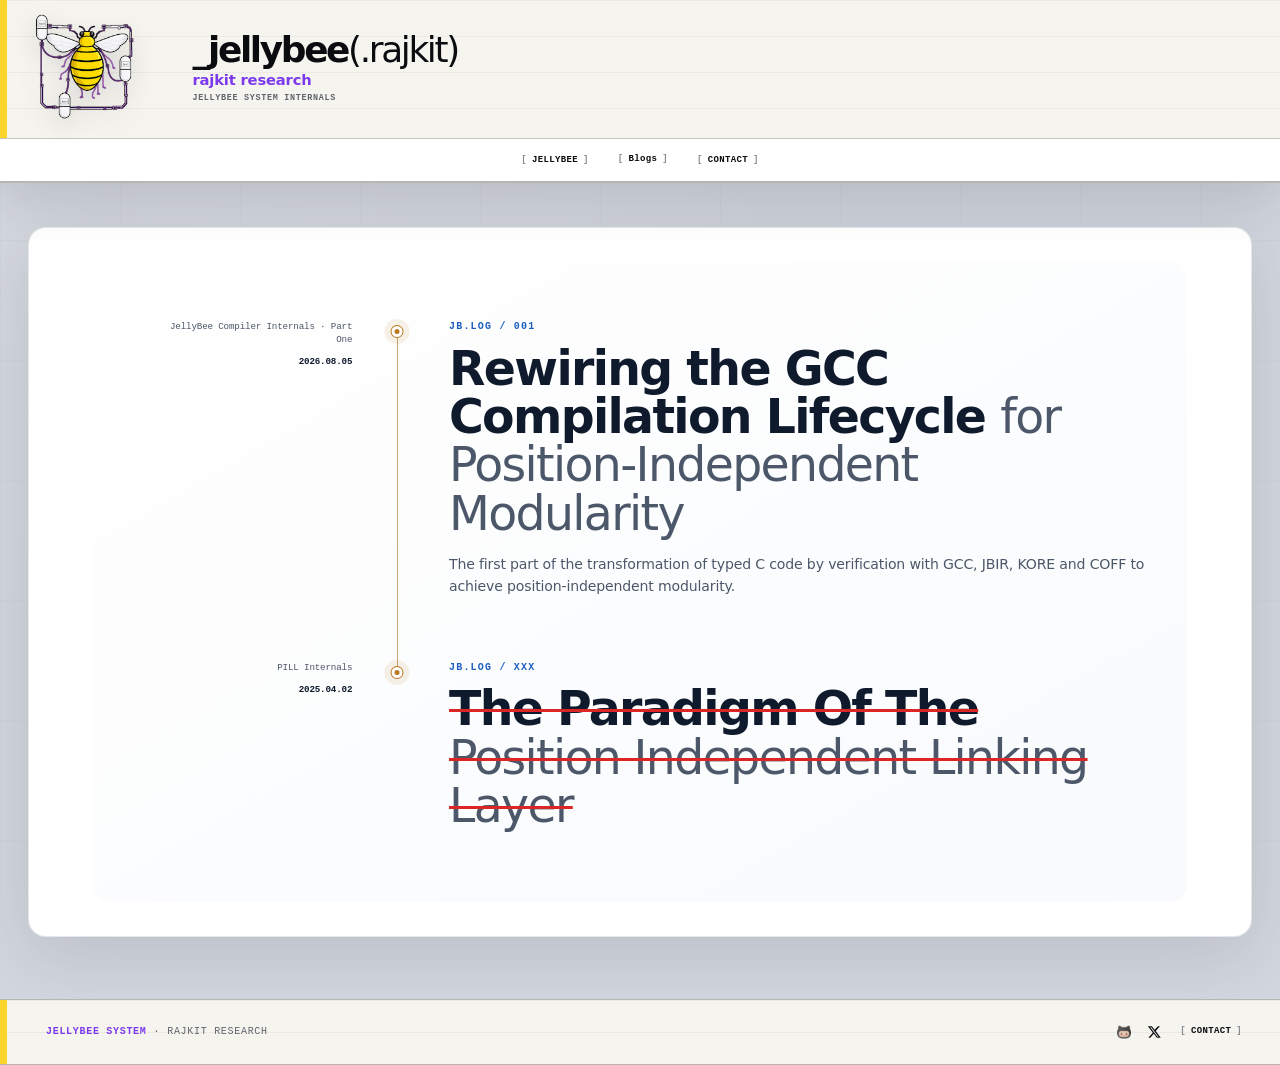
<file: index.html>
<!DOCTYPE html>
<html lang="en" data-skin="academic">
<head>
  <meta charset="UTF-8">
  <meta name="viewport" content="width=device-width, initial-scale=1.0">
  <title>Rewiring the GCC Compilation Lifecycle for Position-Independent Modularity</title>
  <meta name="description" content="JellyBee research timeline with compiler internals, laboratories and position-independent systems research.">
  <link rel="canonical" href="https://kdrajkit.github.io/">
  <meta property="og:type" content="website">
  <meta property="og:title" content="Rewiring the GCC Compilation Lifecycle for Position-Independent Modularity">
  <meta property="og:description" content="Compiler internals, laboratories and position-independent systems research.">
  <meta property="og:url" content="https://kdrajkit.github.io/">
  <meta property="og:image" content="https://kdrajkit.github.io/imagenes/logo.png">
  <meta property="og:image:alt" content="JellyBee System Labs logo">
  <meta name="twitter:card" content="summary_large_image">
  <meta name="twitter:title" content="Rewiring the GCC Compilation Lifecycle for Position-Independent Modularity">
  <meta name="twitter:description" content="Compiler internals, laboratories and position-independent systems research.">
  <meta name="twitter:image" content="https://kdrajkit.github.io/imagenes/logo.png">
  <meta name="baseurl" content=".">
  <link rel="stylesheet" href="/main.css?v=20260806-nav-light-palette">
</head>
<body class="htmlNoPages page-menu">
  <div class="bg-grid"></div>
  <div data-site-header></div>

  <main class="page-main">
    <div class="wrap page-stack">
      <section class="map-hero system-map-hero page-panel page-panel--padded">
        <div class="blog-signal" aria-label="JellyBee research timeline">
          <article class="blog-signal-entry">
            <div class="blog-signal-meta">
              <span>JellyBee Compiler Internals · Part One</span>
              <time datetime="2026-08-05">2026.08.05</time>
            </div>
            <span class="blog-signal-node" aria-hidden="true"></span>
            <div class="blog-signal-copy">
              <p class="blog-signal-code">JB.LOG / 001</p>
              <h2><a href="blogs/jellybeesystem-internals/compilator-internals/Rewiring-the-GCC-Compilation-Lifecycle-for-Position-Independent-Modularity/">Rewiring the GCC Compilation Lifecycle <span class="blog-signal-title-tail">for Position-Independent Modularity</span></a></h2>
              <p>The first part of the transformation of typed C code by verification with GCC, JBIR, KORE and COFF to achieve position-independent modularity.</p>
            </div>
          </article>

          <article class="blog-signal-entry">
            <div class="blog-signal-meta">
              <span>PILL Internals</span>
              <time datetime="2025-04-02">2025.04.02</time>
            </div>
            <span class="blog-signal-node" aria-hidden="true"></span>
            <div class="blog-signal-copy">
              <p class="blog-signal-code">JB.LOG / XXX</p>
              <h2><del class="blog-signal-title-redacted">The Paradigm Of The <span class="blog-signal-title-tail">Position Independent Linking Layer</span></del></h2>
            </div>
          </article>
        </div>
      </section>
    </div>
  </main>
  <div data-site-footer></div>
  <script src="/assets/site.js?v=20260805-auto-hide-header" data-root="/"></script>
</body>
</html>
</file>
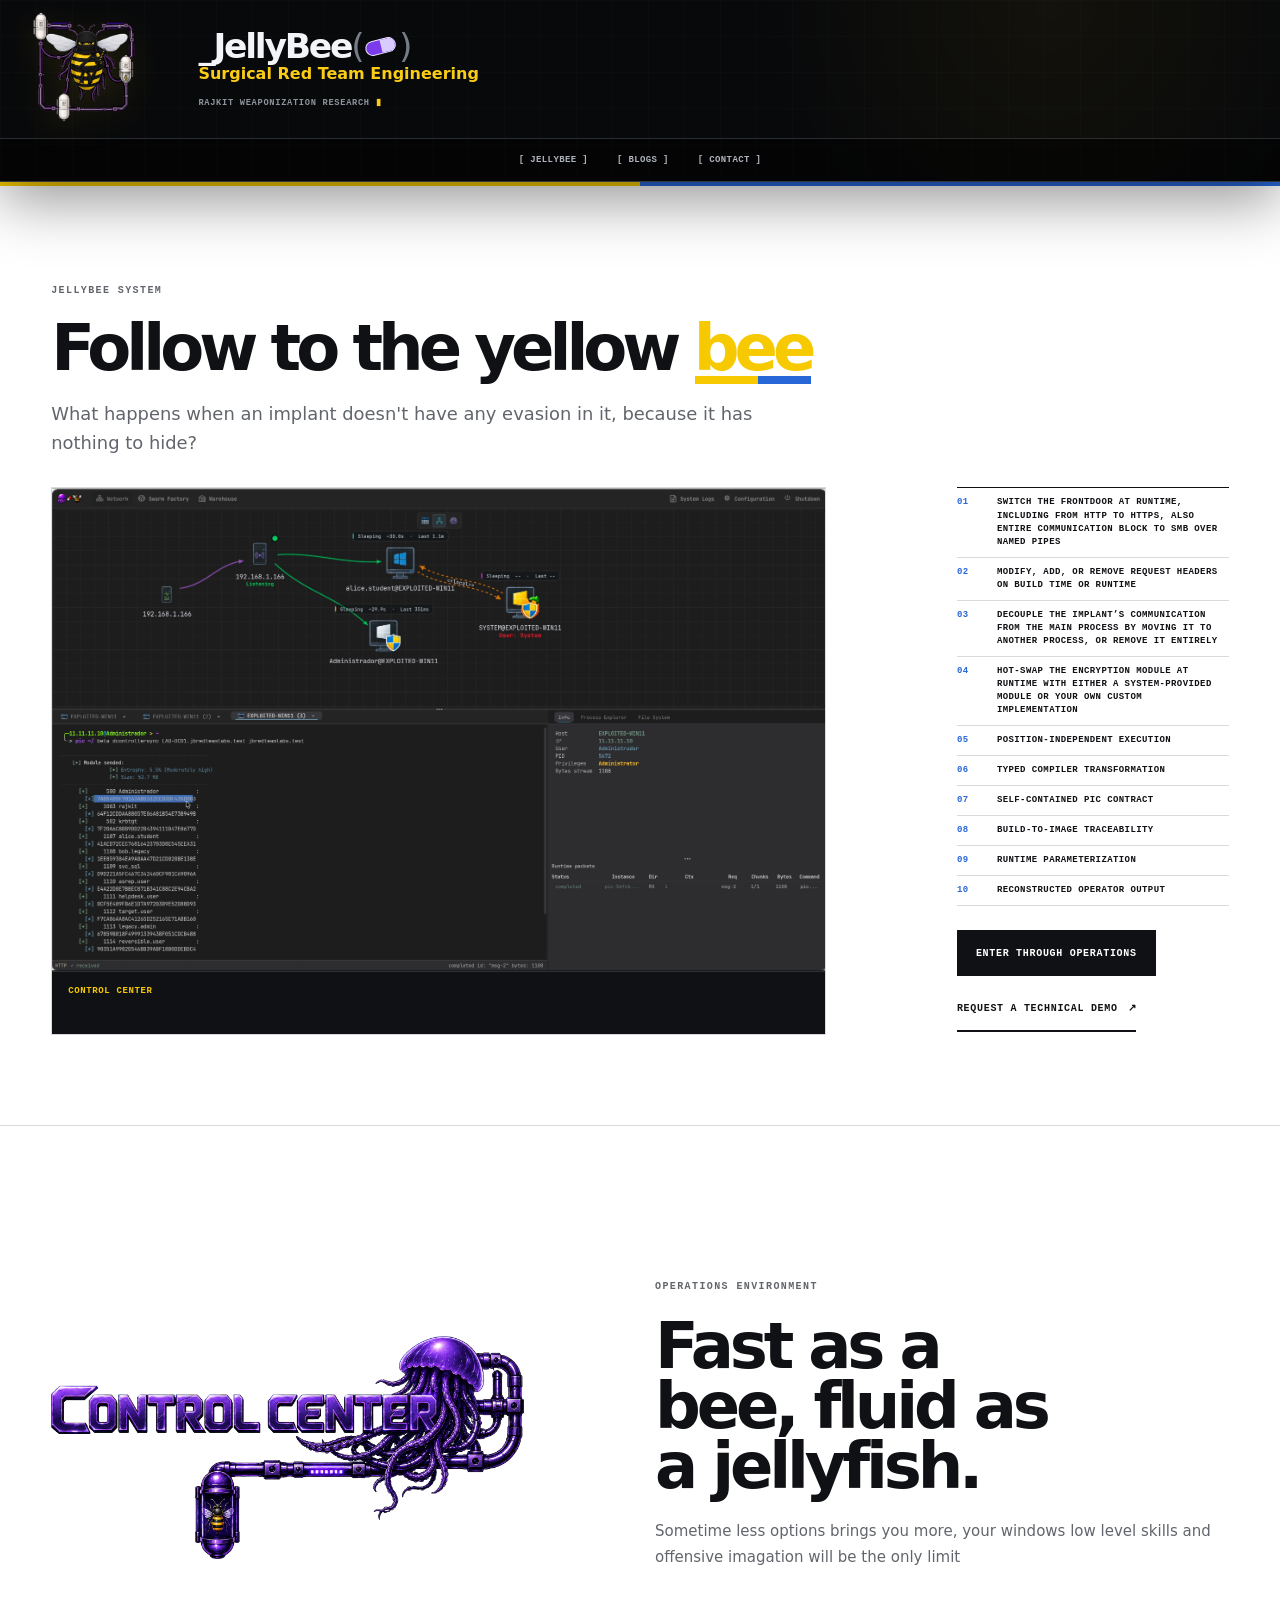
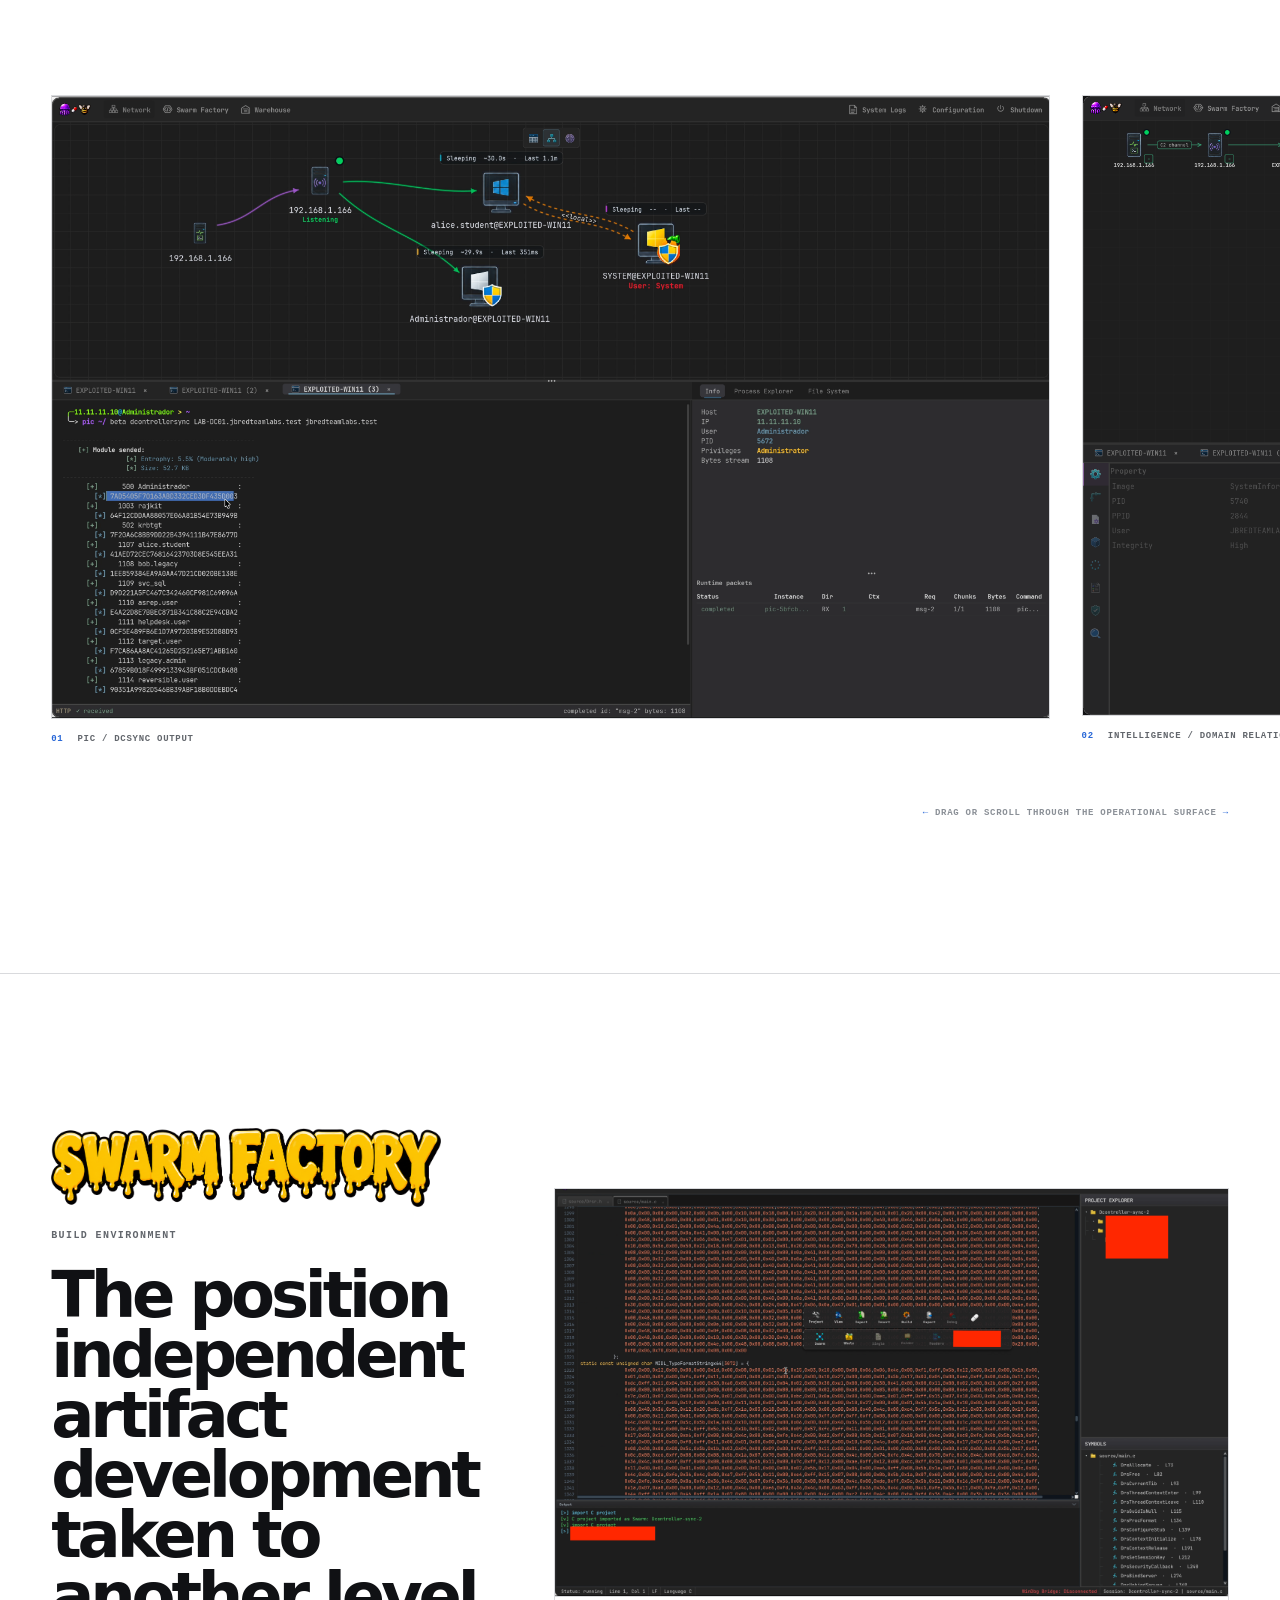
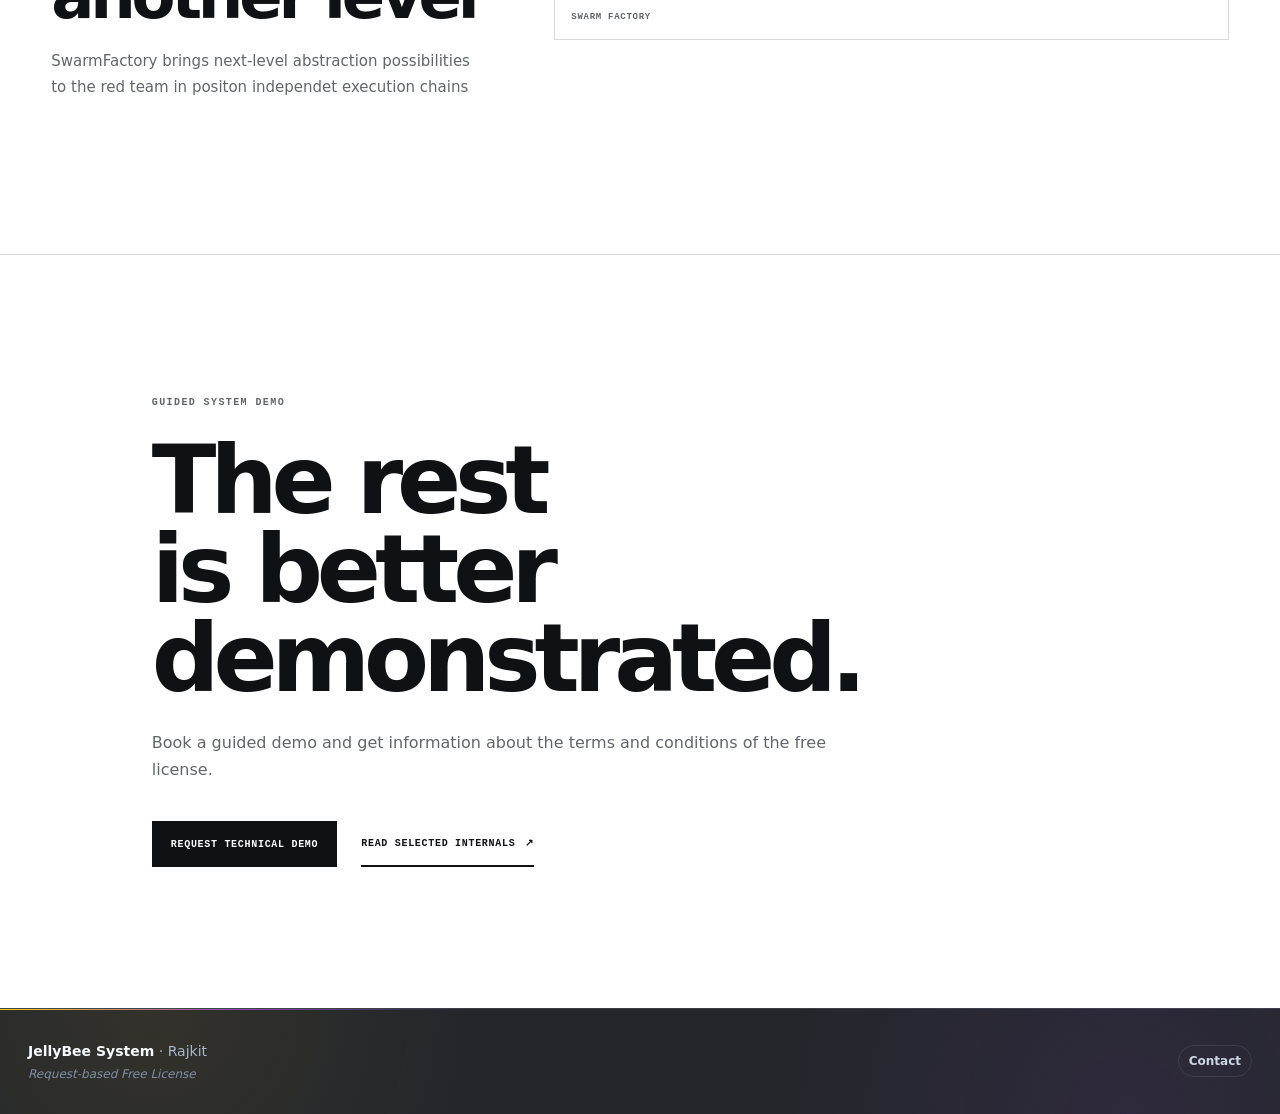
<file: jellybee.github.io/index.html>
<!DOCTYPE html>
<html lang="en">
<head>
  <meta charset="UTF-8">
  <meta name="viewport" content="width=device-width, initial-scale=1.0">
  <meta http-equiv="X-UA-Compatible" content="IE=edge">
  <title>JellyBee System</title>
  <meta name="description" content="JellyBee transforms typed C inside the GCC lifecycle and produces verifiable, self-contained position-independent native modules.">
  <link rel="canonical" href="https://kdrajkit.github.io/jellybee.github.io/">
  <meta property="og:type" content="website">
  <meta property="og:title" content="_JellyBeeSystem | Verifiable Position-Independent Modules">
  <meta property="og:description" content="Typed C. Verifiable PIC modules. One identity from build to operation.">
  <meta property="og:url" content="https://kdrajkit.github.io/jellybee.github.io/">
  <meta property="og:image" content="https://kdrajkit.github.io/jellybee.github.io/assets/logo.png">
  <meta property="og:image:alt" content="JellyBee System logo">
  <meta name="twitter:card" content="summary">
  <meta name="twitter:title" content="_JellyBeeSystem | Verifiable Position-Independent Modules">
  <meta name="twitter:description" content="Typed C. Verifiable PIC modules. One identity from build to operation.">
  <meta name="twitter:image" content="https://kdrajkit.github.io/jellybee.github.io/assets/logo.png">
  <link rel="icon" href="assets/logo.png" type="image/png">
  <link rel="stylesheet" href="redesign.css?v=20260825-original-shell">
  <link rel="stylesheet" href="showcase.css?v=20260825-white-reel">
</head>
<body class="page-jellybee">
  <div data-site-header="partials/header.html">
    <header class="site-header site-header--blackbox">
      <span class="jb-blackbox-grid" aria-hidden="true"></span>
      <div class="wrap jb-blackbox-main">
        <a class="jb-blackbox-mark" data-href="jellybee.github.io/index.html#top" aria-label="_JellyBeeSystem home">
          <img data-src="jellybee.github.io/assets/logo.png?v=transparent" alt="JellyBee System logo">
        </a>
        <div class="jb-blackbox-copy">
          <a class="jb-blackbox-title" data-href="jellybee.github.io/index.html#top" aria-label="_JellyBee pill home">_JellyBee<span>(<i class="jb-flat-pill" aria-hidden="true"></i>)</span></a>
          <strong>Surgical Red Team Engineering</strong>
          <small>RAJKIT WEAPONIZATION RESEARCH <b aria-hidden="true">▮</b></small>
        </div>
      </div>
      <div class="jb-blackbox-nav-shell">
        <nav class="wrap jb-blackbox-nav" aria-label="Corporate navigation">
          <a data-nav="jellybee" data-href="jellybee.github.io/index.html#top">[ JELLYBEE ]</a>
          <a data-nav="menu" data-href="index.html">[ BLOGS ]</a>
          <a data-nav="contact" data-href="jellybee.github.io/contact.html">[ CONTACT ]</a>
        </nav>
      </div>
    </header>
  </div>

  <main class="jb-main" id="top">
    <section class="jb-entry" aria-labelledby="jb-title">
      <header>
        <p class="jb-kicker">JELLYBEE SYSTEM</p>
        <h1 id="jb-title">Follow to the yellow <span class="jb-title-highlight">bee</span></h1>
        <p class="jb-title-subtitle">What happens when an implant doesn't have any evasion in it, because it has nothing to hide?</p>
      </header>

      <figure class="jb-entry-view">
        <img src="assets/controlcenter/dcsync-output.png" width="3584" height="2238" alt="ControlCenter network topology and DCSync module output" decoding="async" fetchpriority="high">
        <figcaption><span>Control Center</span></figcaption>
      </figure>
      <aside class="jb-entry-context">
        <ol class="jb-feature-list" aria-label="JellyBee system characteristics">
          <li>Switch the frontdoor at runtime, including from HTTP to HTTPS, also entire communication block to SMB over named pipes</li>
          <li>Modify, add, or remove request headers on build time or runtime</li>
          <li>Decouple the implant’s communication from the main process by moving it to another process, or remove it entirely</li>
          <li>Hot-swap the encryption module at runtime with either a system-provided module or your own custom implementation</li>
          <li>Position-independent execution</li>
          <li>Typed compiler transformation</li>
          <li>Self-contained PIC contract</li>
          <li>Build-to-image traceability</li>
          <li>Runtime parameterization</li>
          <li>Reconstructed operator output</li>
        </ol>
        <nav class="jb-actions" aria-label="JellyBee introduction actions">
          <a class="jb-action jb-action--primary" href="#controlcenter">Enter through operations</a>
          <a class="jb-action" href="contact.html">Request a technical demo <span aria-hidden="true">↗</span></a>
        </nav>
      </aside>

    </section>

    <section class="jb-system jb-system--control" id="controlcenter" aria-labelledby="control-title">
      <header>
        <img class="jb-control-logo" src="assets/control-center-logo-transparent.png" width="1656" height="781" alt="Control Center">
        <p class="jb-kicker">OPERATIONS ENVIRONMENT</p>
        <h2 id="control-title">Fast as a bee, fluid as a jellyfish.</h2>
        <p>Sometime less options brings you more, your windows low level skills and offensive imagation will be the only limit</header>

      <ol class="jb-screen-reel" aria-label="ControlCenter operational views">
        <li><figure><img src="assets/controlcenter/dcsync-output.png" width="3584" height="2238" alt="ControlCenter network topology and DCSync module output" loading="lazy" decoding="async"><figcaption><span>01</span> PIC / DCSync output</figcaption></figure></li>
        <li><figure><img src="assets/controlcenter/domain-intelligence.png" width="3600" height="2272" alt="ControlCenter Active Directory intelligence graph and process explorer" loading="lazy" decoding="async"><figcaption><span>02</span> Intelligence / domain relationships</figcaption></figure></li>
        <li><figure><img src="assets/controlcenter/encrypted-pic-processes.png" width="3600" height="2272" alt="ControlCenter encrypted PIC execution and process explorer" loading="lazy" decoding="async"><figcaption><span>03</span> Runtime / encrypted PIC execution</figcaption></figure></li>
        <li><figure><img src="assets/controlcenter/module-delivery.png" width="3420" height="2134" alt="ControlCenter module delivery from the listener to the Windows session" loading="lazy" decoding="async"><figcaption><span>04</span> Delivery / module transfer</figcaption></figure></li>
        <li><figure><img src="assets/controlcenter/system-session.png" width="3298" height="2116" alt="ControlCenter elevated Windows system session and Kerberos ticket output" loading="lazy" decoding="async"><figcaption><span>05</span> Session / system context</figcaption></figure></li>
      </ol>
      <p class="jb-reel-note"><span aria-hidden="true">←</span> Drag or scroll through the operational surface <span aria-hidden="true">→</span></p>
    </section>

    <section class="jb-system jb-system--swarm" id="swarmfactory" aria-labelledby="swarm-title">
      <header>
        <img class="jb-swarm-logo" src="assets/swarmfactory-wordmark.png" width="2078" height="422" alt="Swarm Factory">
        <p class="jb-kicker">BUILD ENVIRONMENT</p>
        <h2 id="swarm-title">The position independent artifact development taken to another level</h2>
        <p>SwarmFactory brings next-level abstraction possibilities to the red team in positon independet execution chains</header>

      <div class="jb-swarm-gallery">
  
        <figure class="jb-swarm-shot">
          <img src="assets/swarmfactory-project-import.png" width="3584" height="2240" alt="SwarmFactory importing a C project and displaying its source symbols" loading="lazy" decoding="async">
          <figcaption>Swarm Factory</figcaption>
        </figure>
      </div>
    </section>

    <section class="jb-demo" id="demo" aria-labelledby="demo-title">
      <p class="jb-kicker">GUIDED SYSTEM DEMO</p>
      <h2 id="demo-title">The rest is better demonstrated.</h2>
      <p>Book a guided demo and get information about the terms and conditions of the free license.</p> <nav class="jb-actions" aria-label="Demo actions">
        <a class="jb-action jb-action--primary" href="contact.html">Request technical demo</a>
        <a class="jb-action" href="../blogs/jellybeesystem-internals/">Read selected internals <span aria-hidden="true">↗</span></a>
      </nav>
    </section>
  </main>

  <div data-site-footer="partials/footer.html">
    <footer class="site-footer" id="contact">
      <section class="wrap footer-inner">
        <div class="footer-identity">
          <p><strong>JellyBee System</strong> · Rajkit</p>
          <p class="footer-license-note"><em>Request-based Free License</em></p>
        </div>
        <nav class="footer-legal" aria-label="Footer navigation">
          <a data-href="jellybee.github.io/contact.html">Contact</a>
        </nav>
      </section>
    </footer>
  </div>

  <script src="../assets/site.js?v=20260805-auto-hide-header" data-root="../"></script>
</body>
</html>
</file>
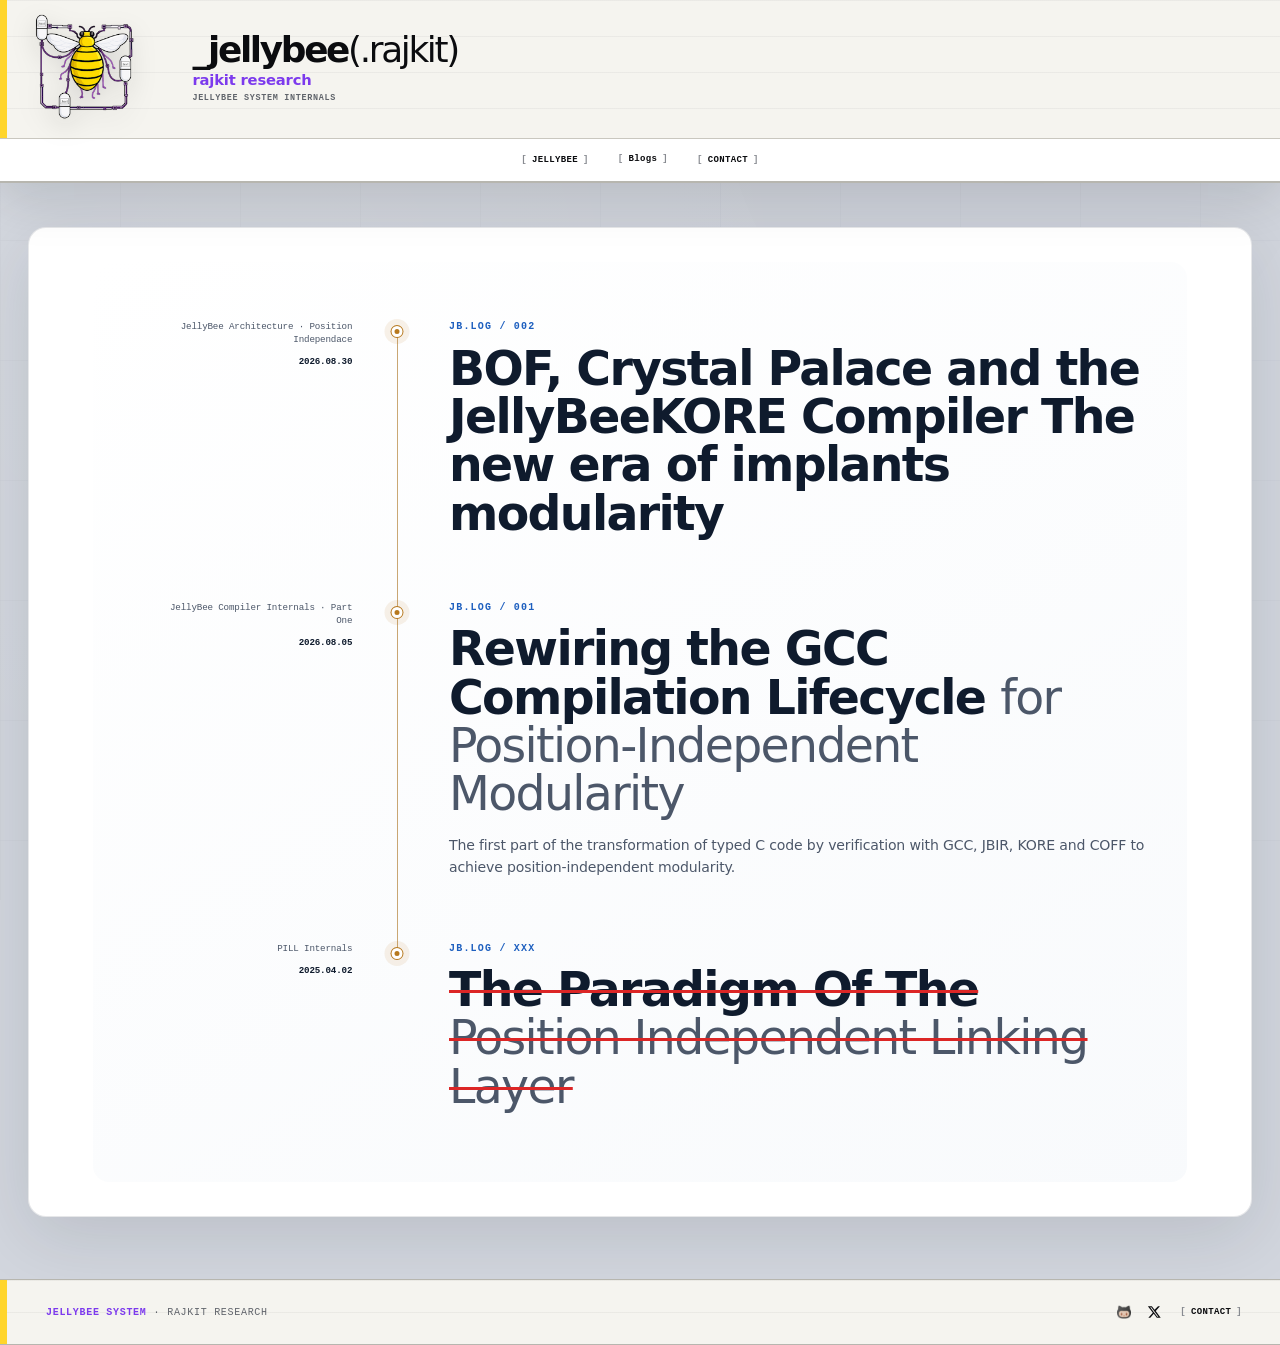
<file: blogs/jellybeesystem-internals/index.html>
<!DOCTYPE html>
<html lang="en" data-skin="academic">
<head>
  <meta charset="UTF-8">
  <meta name="viewport" content="width=device-width, initial-scale=1.0">
  <title>JellyBee Internals | RajKit Research</title>
  <meta name="description" content="JellyBee compiler, runtime and position-independent systems research.">
  <link rel="canonical" href="https://kdrajkit.github.io/blogs/jellybeesystem-internals/">
  <link rel="stylesheet" href="/main.css?v=20260820-blog-indexes">
</head>
<body class="htmlNoPages page-menu">
  <div class="bg-grid"></div>
  <div data-site-header></div>

  <main class="page-main">
    <div class="wrap page-stack">
      <section class="system-map-hero page-panel page-panel--padded" aria-labelledby="blog-index-title">

        <div class="blog-signal">
          <article class="blog-signal-entry">
            <div class="blog-signal-meta">
              <span>JellyBee Architecture · Position Independace </span>
              <time datetime="2026-08-30">2026.08.30</time>
            </div>
            <span class="blog-signal-node" aria-hidden="true"></span>
            <div class="blog-signal-copy">
              <p class="blog-signal-code">JB.LOG / 002</p>
              <h2><a href="arch/bof-crystal-palace-linker-and-jellybee-system-kore-compiler/">BOF, Crystal Palace and the JellyBeeKORE Compiler  <span class="blog-signal-title-tail"> </span> The new era of implants modularity</a></h2>

            </div>
          </article>

          <article class="blog-signal-entry">
            <div class="blog-signal-meta">
              <span>JellyBee Compiler Internals · Part One</span>
              <time datetime="2026-08-05">2026.08.05</time>
            </div>
            <span class="blog-signal-node" aria-hidden="true"></span>
            <div class="blog-signal-copy">
              <p class="blog-signal-code">JB.LOG / 001</p>
              <h2><a href="compilator-internals/Rewiring-the-GCC-Compilation-Lifecycle-for-Position-Independent-Modularity/">Rewiring the GCC Compilation Lifecycle <span class="blog-signal-title-tail">for Position-Independent Modularity</span></a></h2>
              <p>The first part of the transformation of typed C code by verification with GCC, JBIR, KORE and COFF to achieve position-independent modularity.</p>
            </div>
          </article>

          <article class="blog-signal-entry">
            <div class="blog-signal-meta">
              <span>PILL Internals</span>
              <time datetime="2025-04-02">2025.04.02</time>
            </div>
            <span class="blog-signal-node" aria-hidden="true"></span>
            <div class="blog-signal-copy">
              <p class="blog-signal-code">JB.LOG / XXX</p>
              <h2><del class="blog-signal-title-redacted">The Paradigm Of The <span class="blog-signal-title-tail">Position Independent Linking Layer</span></del></h2>
            </div>
          </article>
        </div>
      </section>
    </div>
  </main>

  <div data-site-footer></div>
  <script src="/assets/site.js?v=20260805-auto-hide-header" data-root="/"></script>
</body>
</html>
</file>
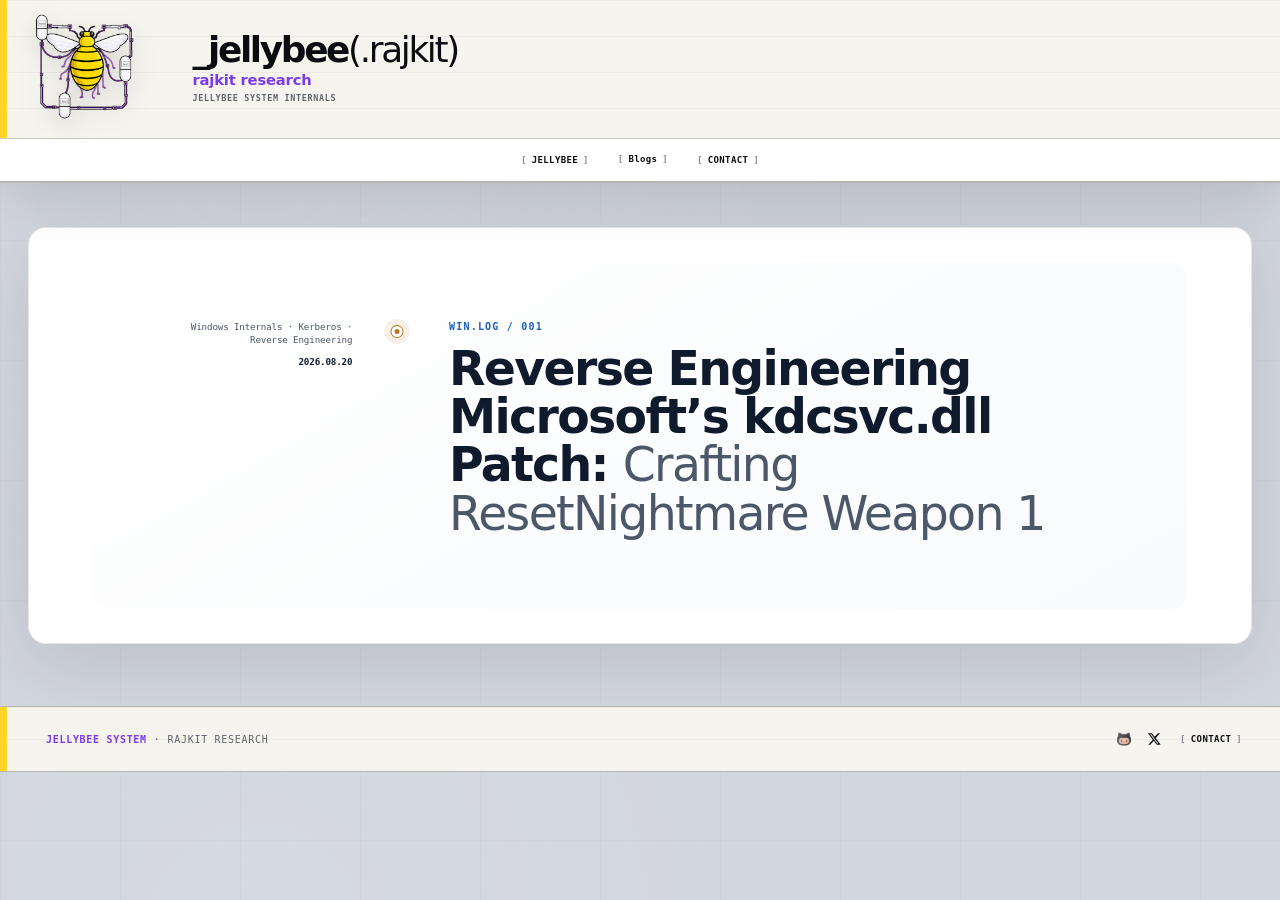
<file: blogs/windows-internals/index.html>
<!DOCTYPE html>
<html lang="en" data-skin="academic">
<head>
  <meta charset="UTF-8">
  <meta name="viewport" content="width=device-width, initial-scale=1.0">
  <title>Windows Internals | RajKit Research</title>
  <meta name="description" content="Windows internals, vulnerability research and reverse engineering articles.">
  <link rel="canonical" href="https://kdrajkit.github.io/blogs/windows-internals/">
  <link rel="stylesheet" href="/main.css?v=20260820-blog-indexes">
</head>
<body class="htmlNoPages page-menu">
  <div class="bg-grid"></div>
  <div data-site-header></div>

  <main class="page-main">
    <div class="wrap page-stack">
      <section class="system-map-hero page-panel page-panel--padded" aria-labelledby="blog-index-title">

        <div class="blog-signal">
          <article class="blog-signal-entry">
            <div class="blog-signal-meta">
              <span>Windows Internals · Kerberos · Reverse Engineering</span>
              <time datetime="2026-08-20">2026.08.20</time>
            </div>
            <span class="blog-signal-node" aria-hidden="true"></span>
            <div class="blog-signal-copy">
              <p class="blog-signal-code">WIN.LOG / 001</p>
              <h2><a href="ResetNightmare-CVE-2026-27912/">Reverse Engineering Microsoft’s kdcsvc.dll Patch: <span class="blog-signal-title-tail">Crafting ResetNightmare Weapon 1</span></a></h2>
           </div>
          </article>
        </div>
      </section>
    </div>
  </main>

  <div data-site-footer></div>
  <script src="/assets/site.js?v=20260805-auto-hide-header" data-root="/"></script>
</body>
</html>
</file>
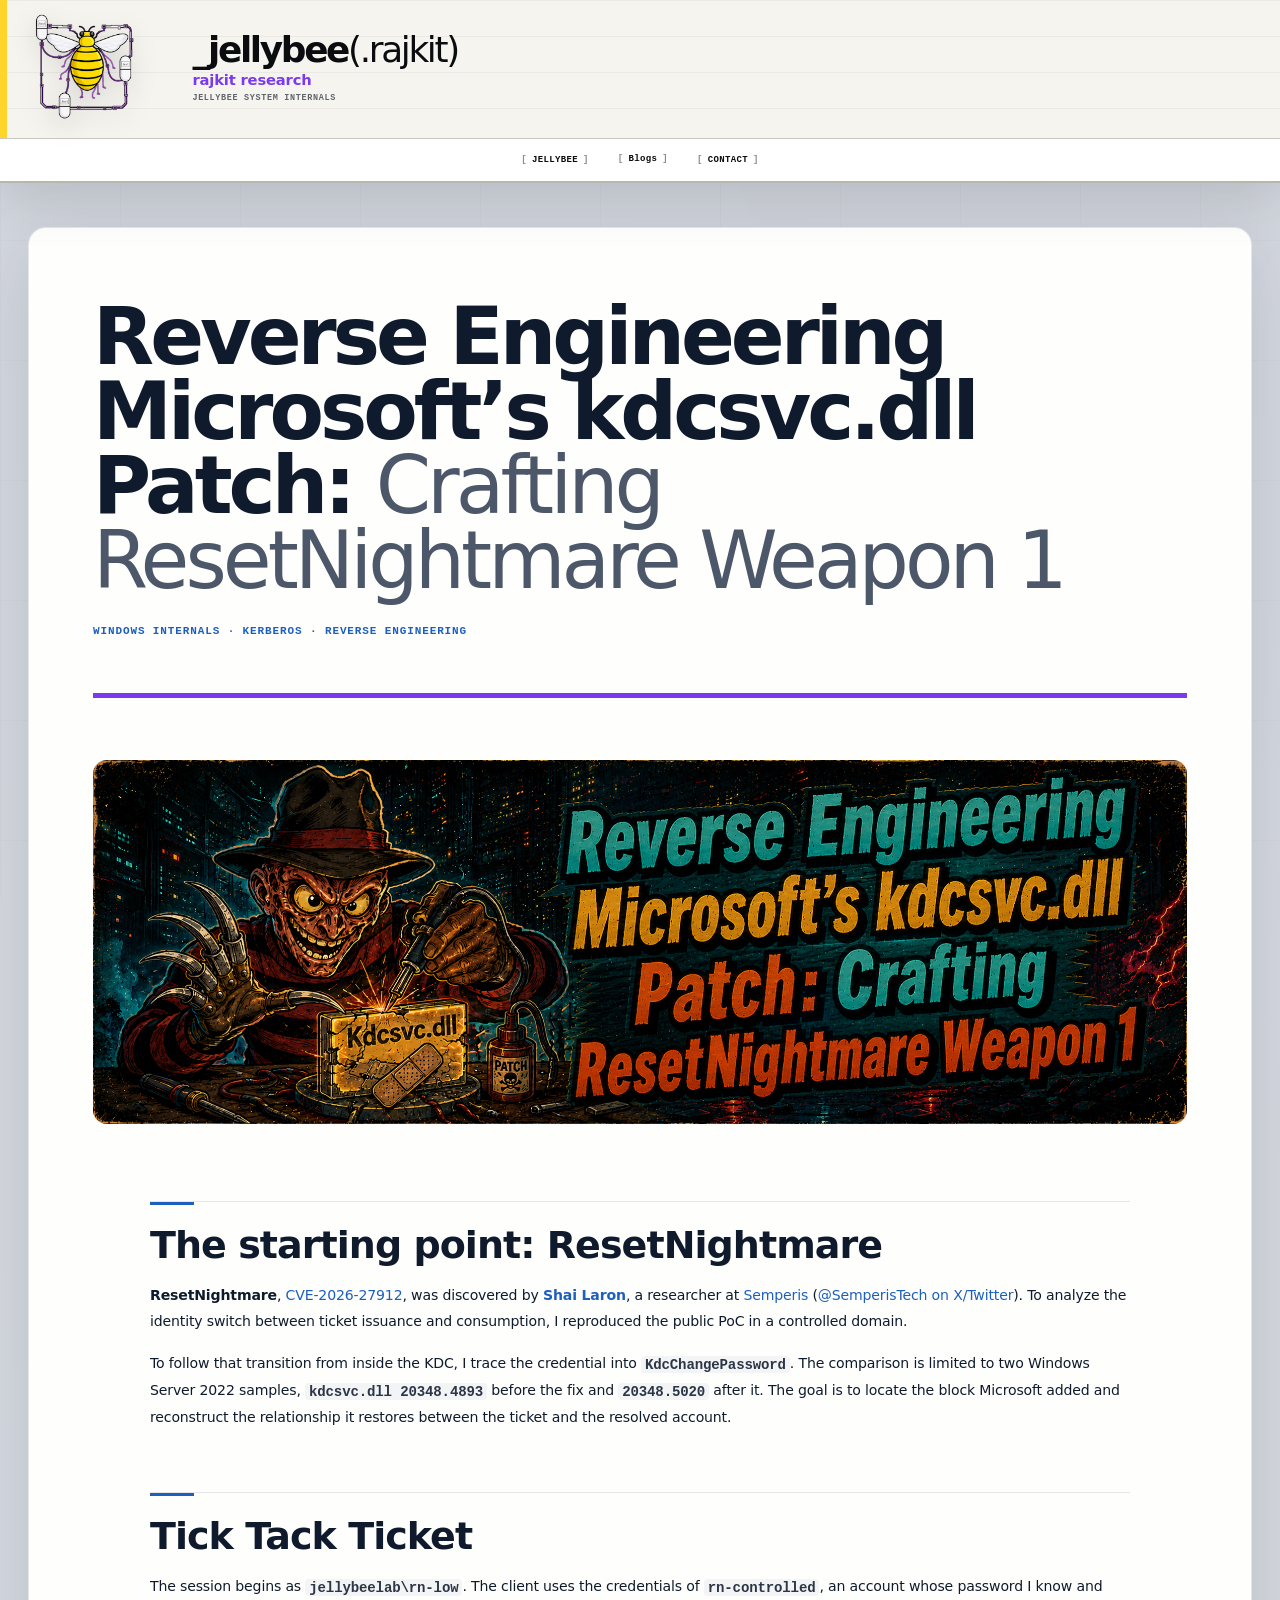
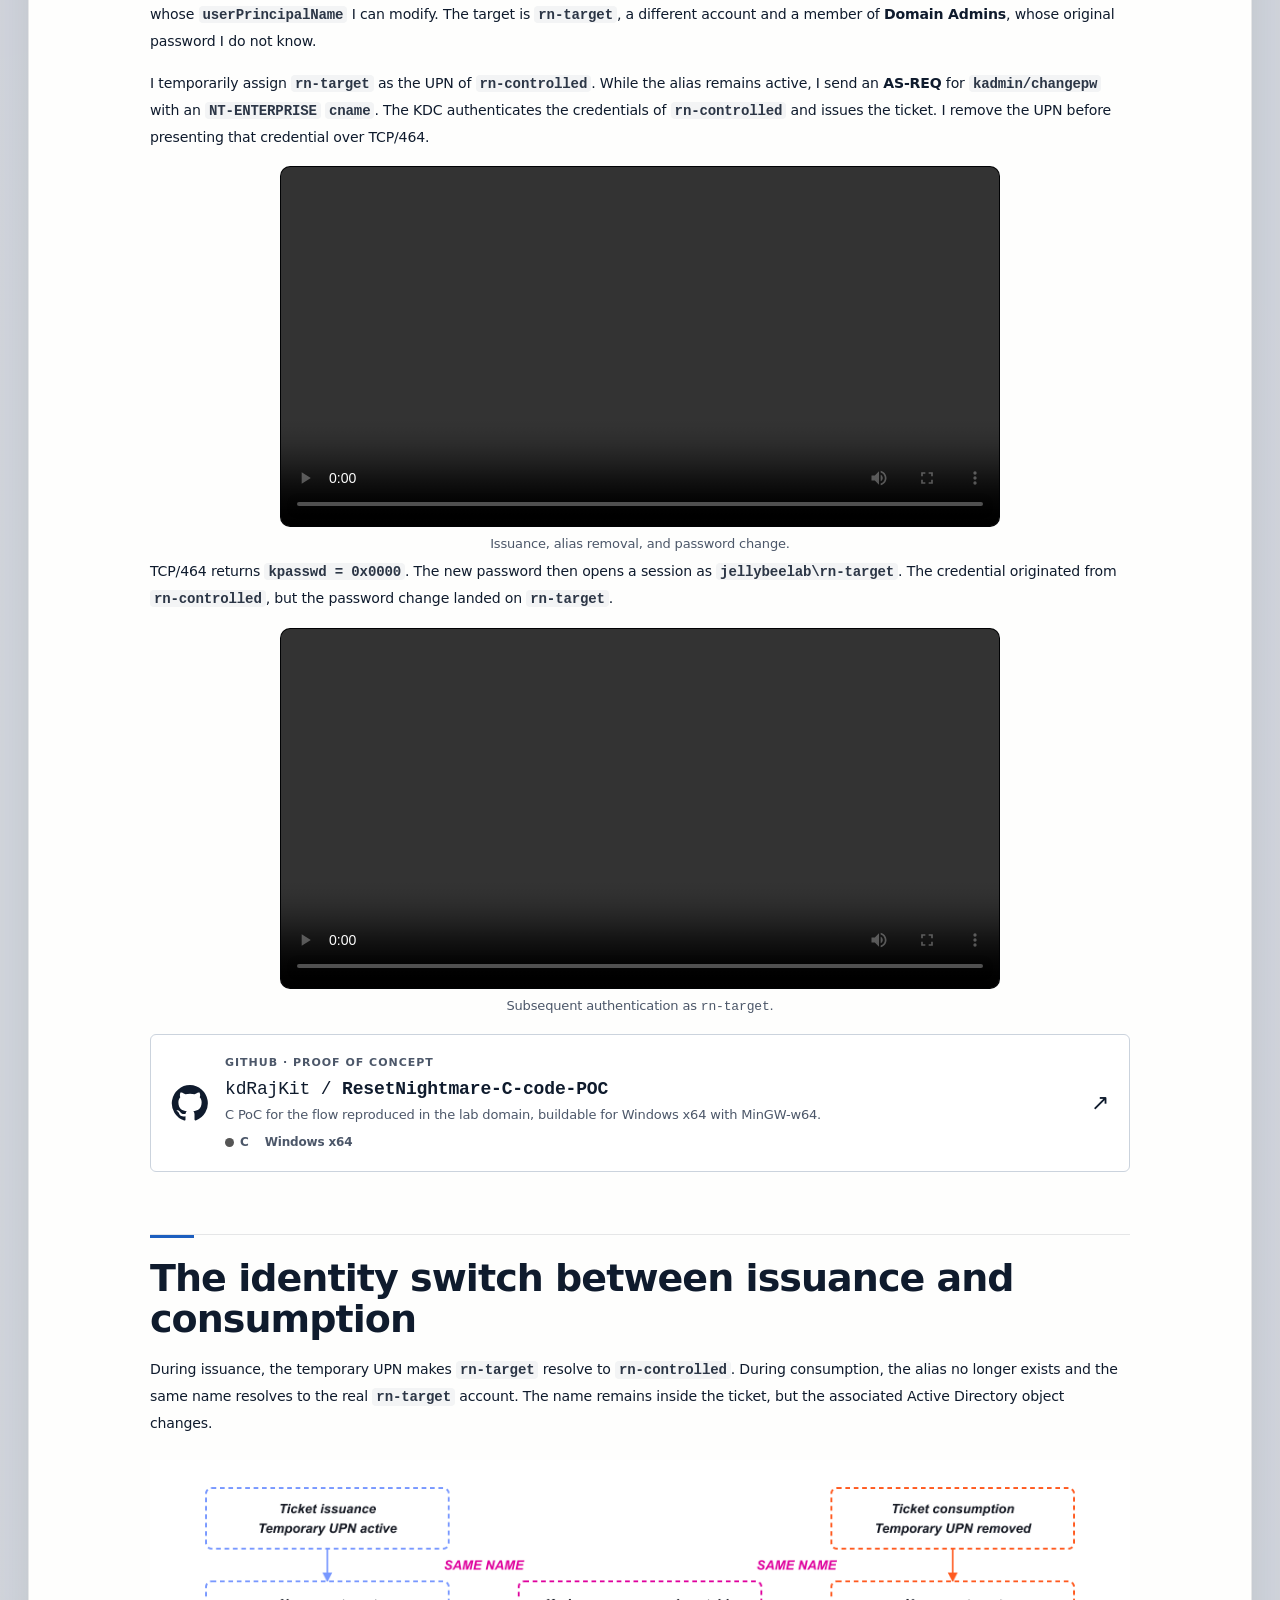
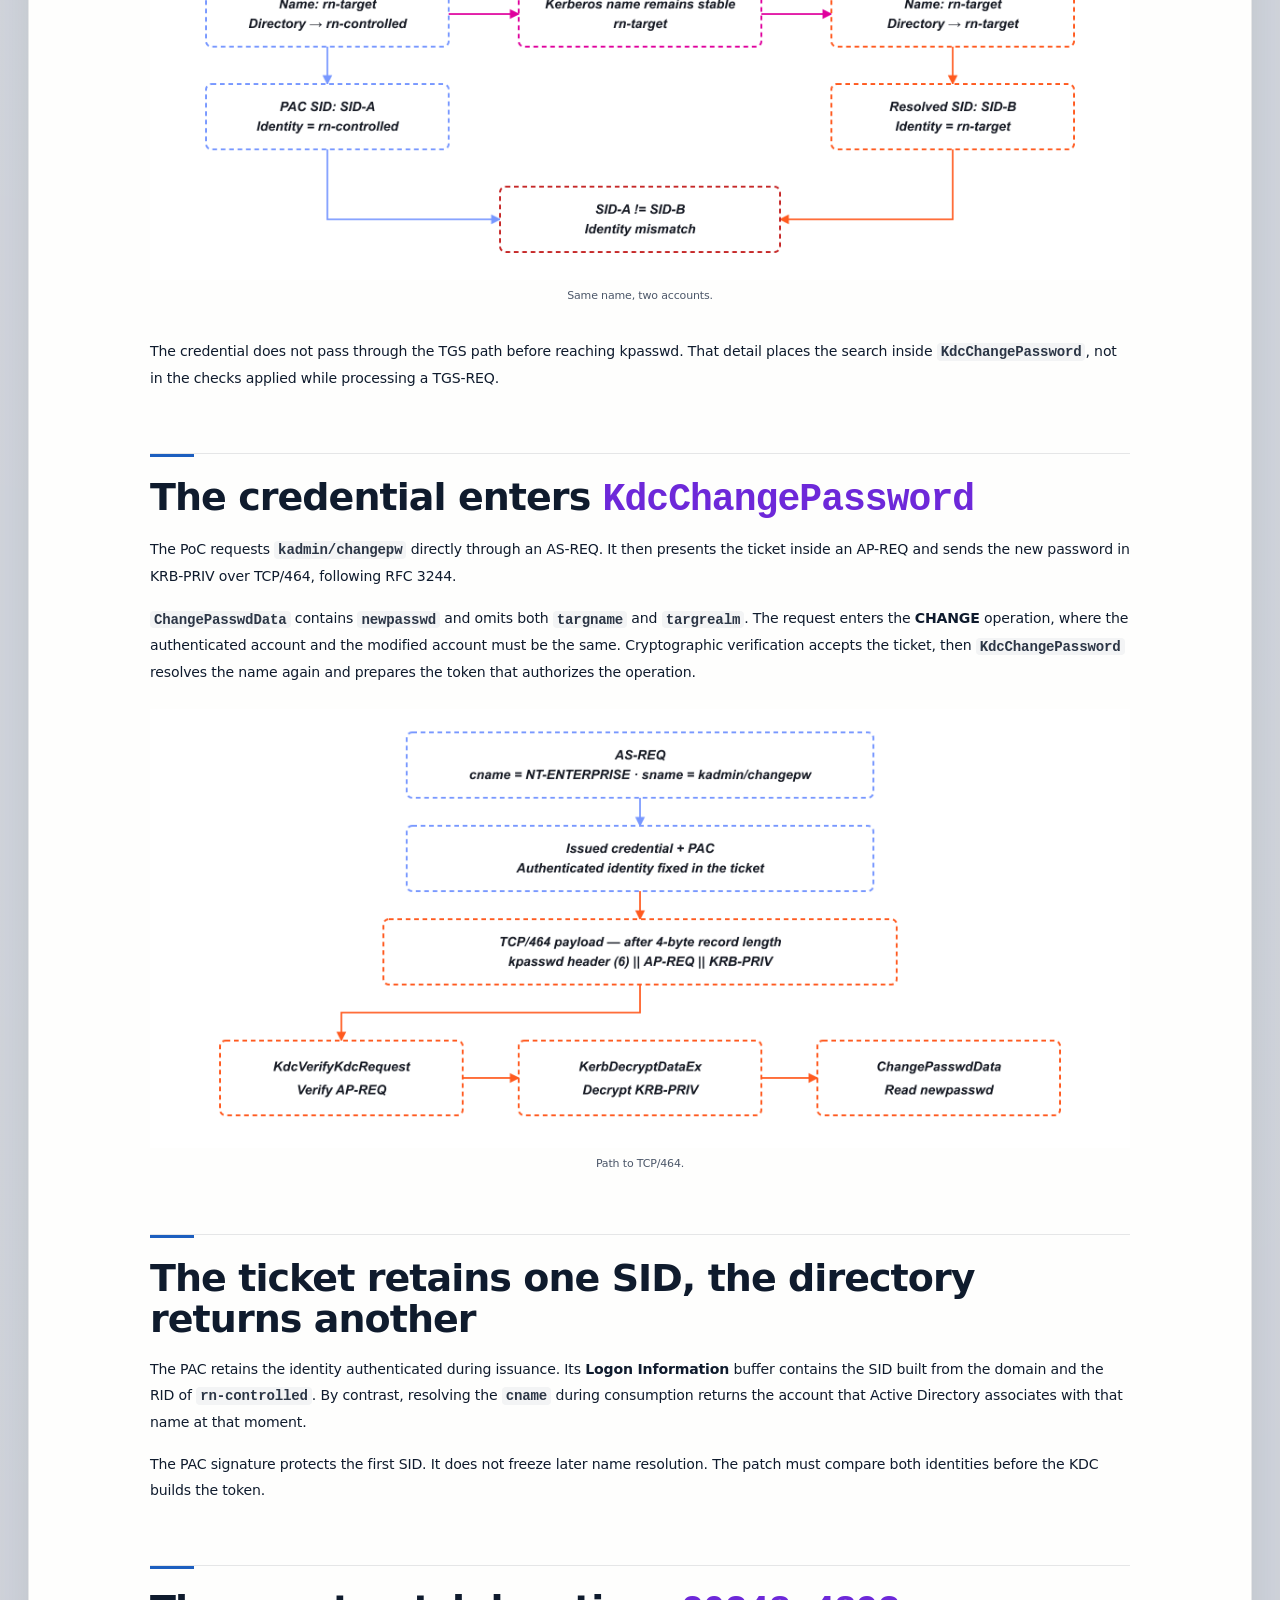
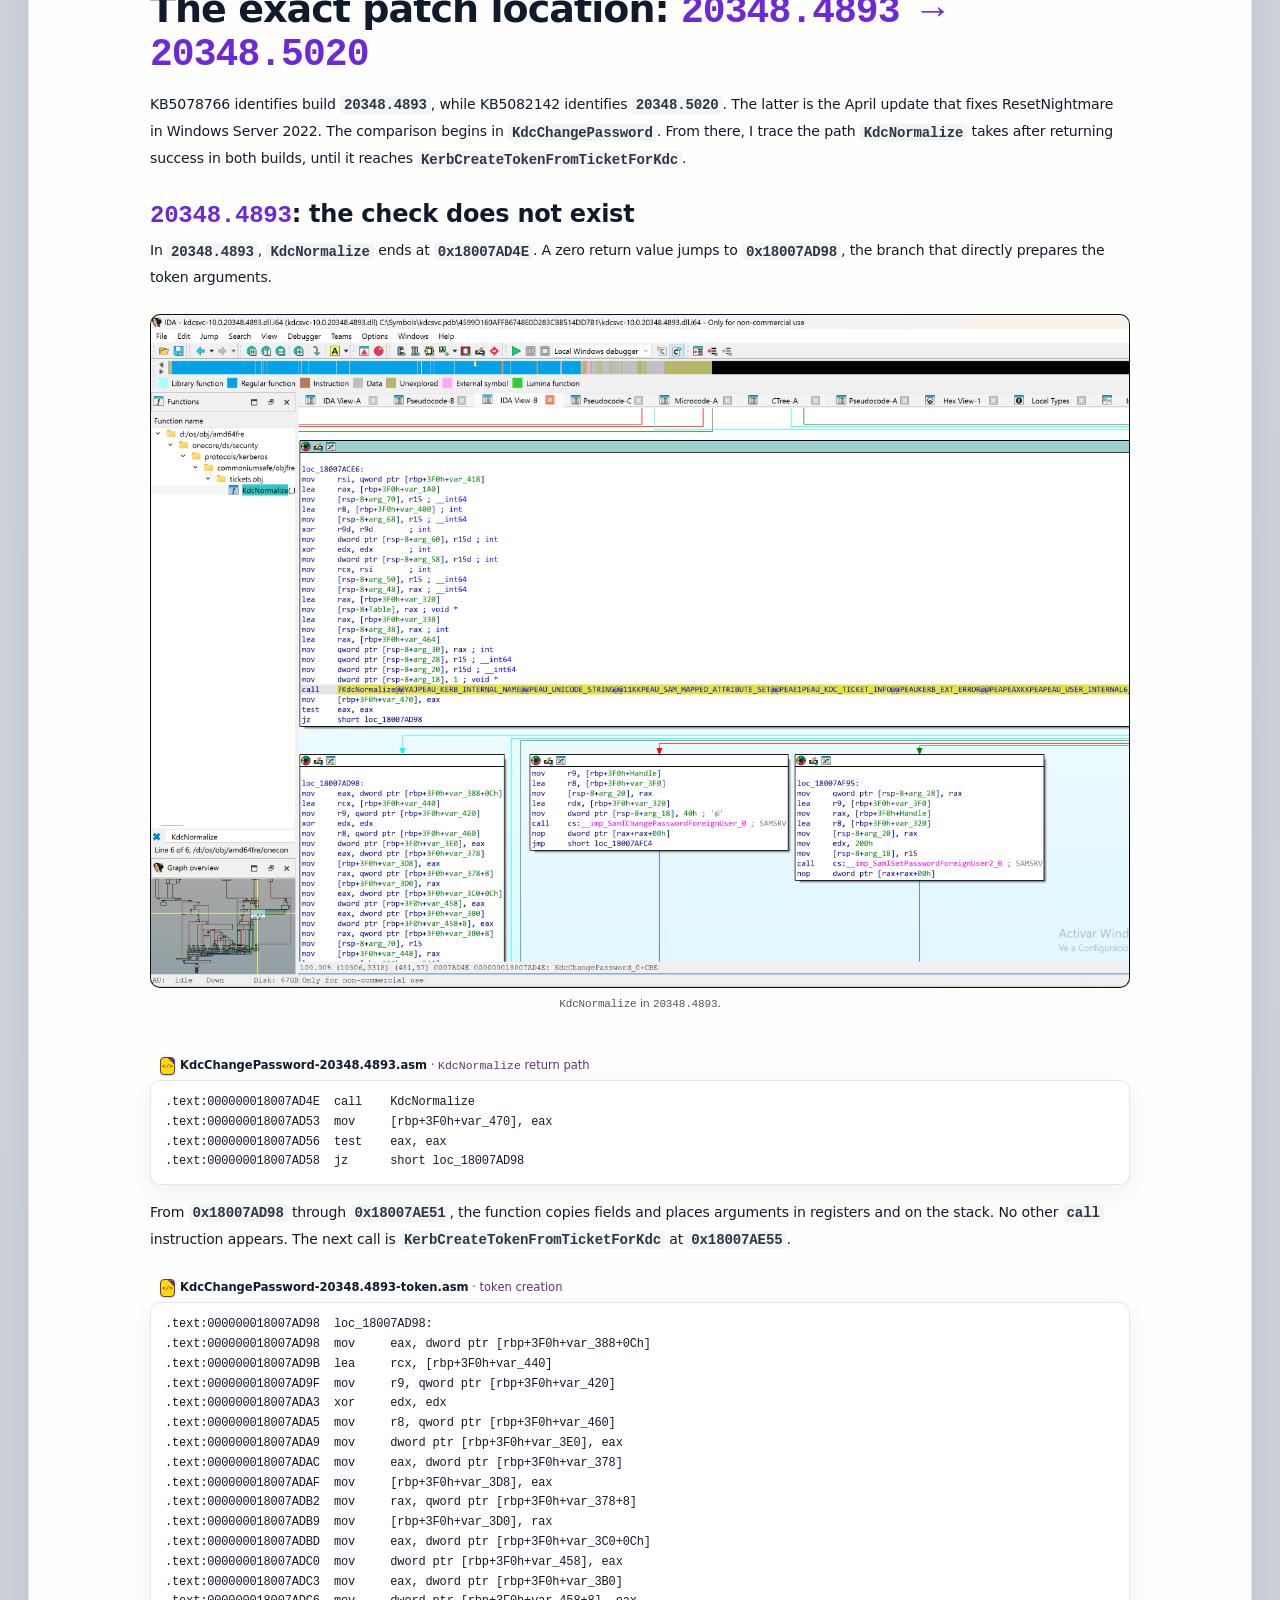
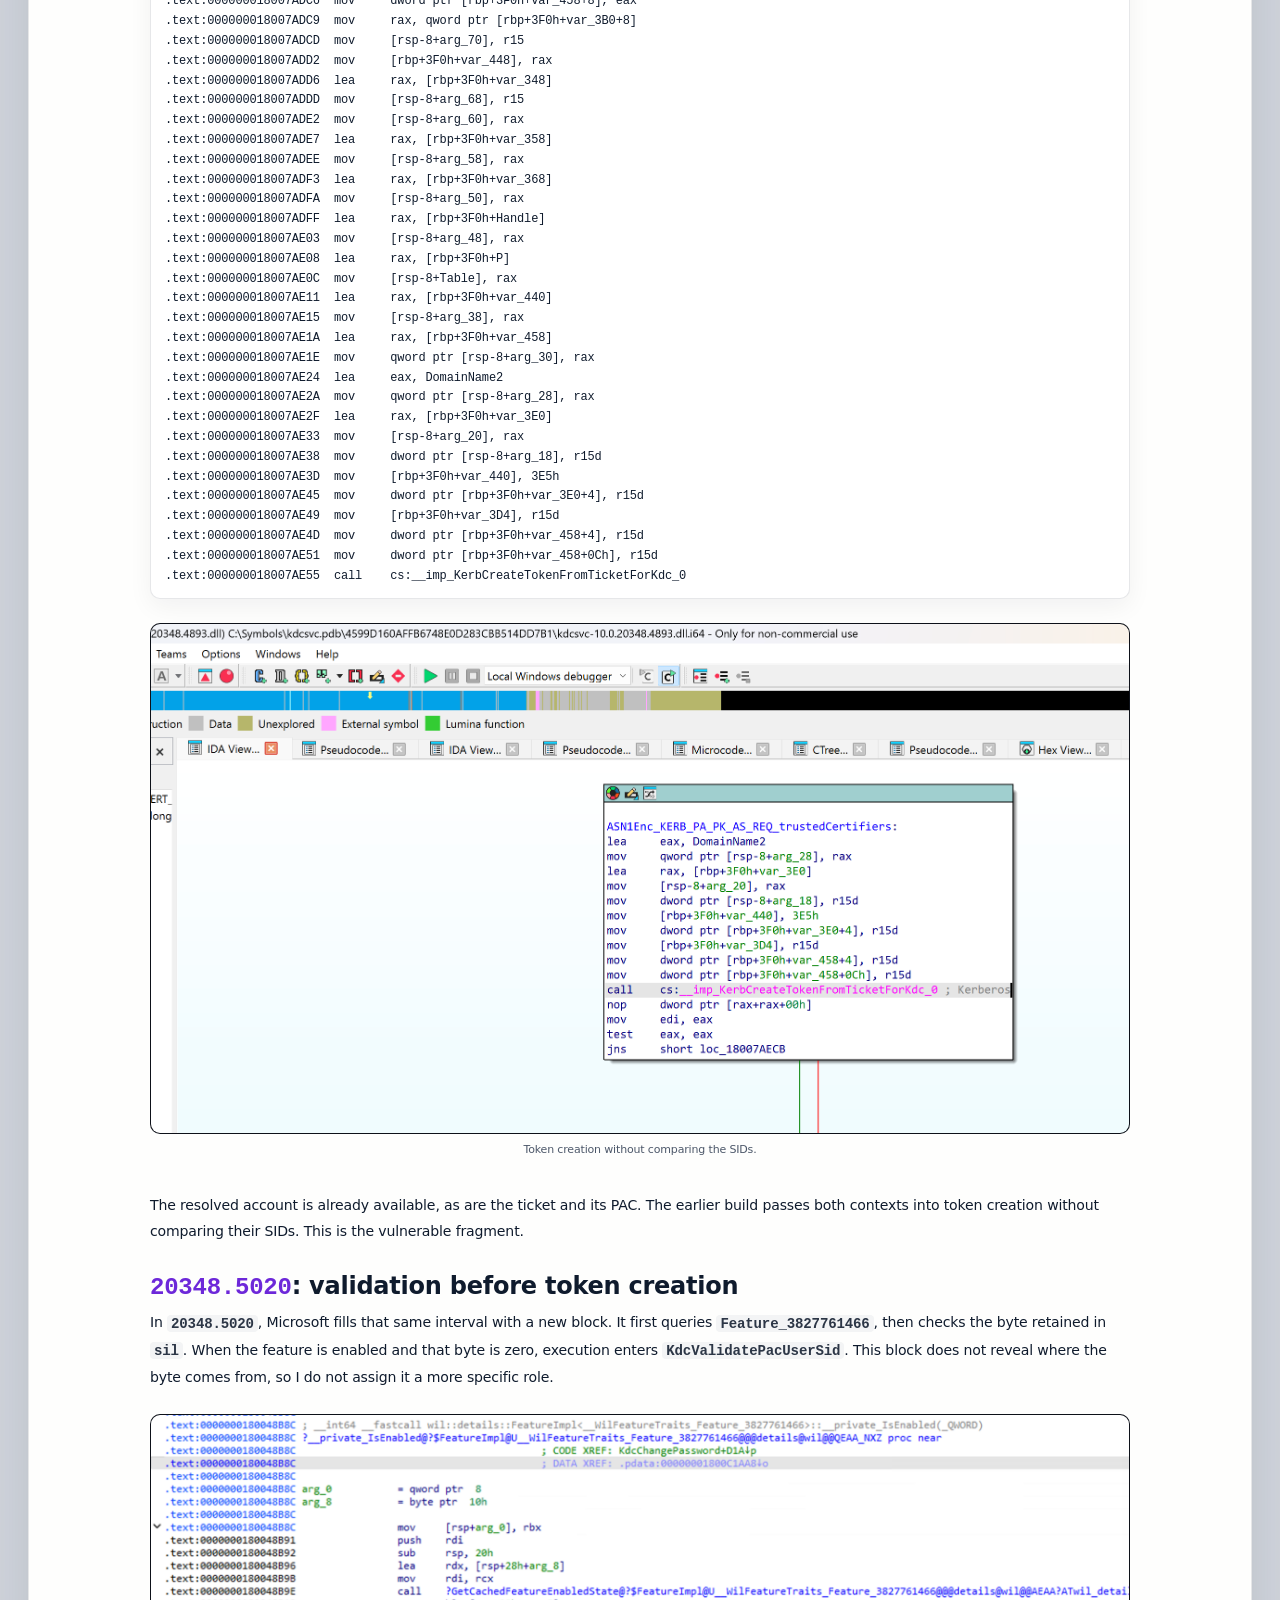
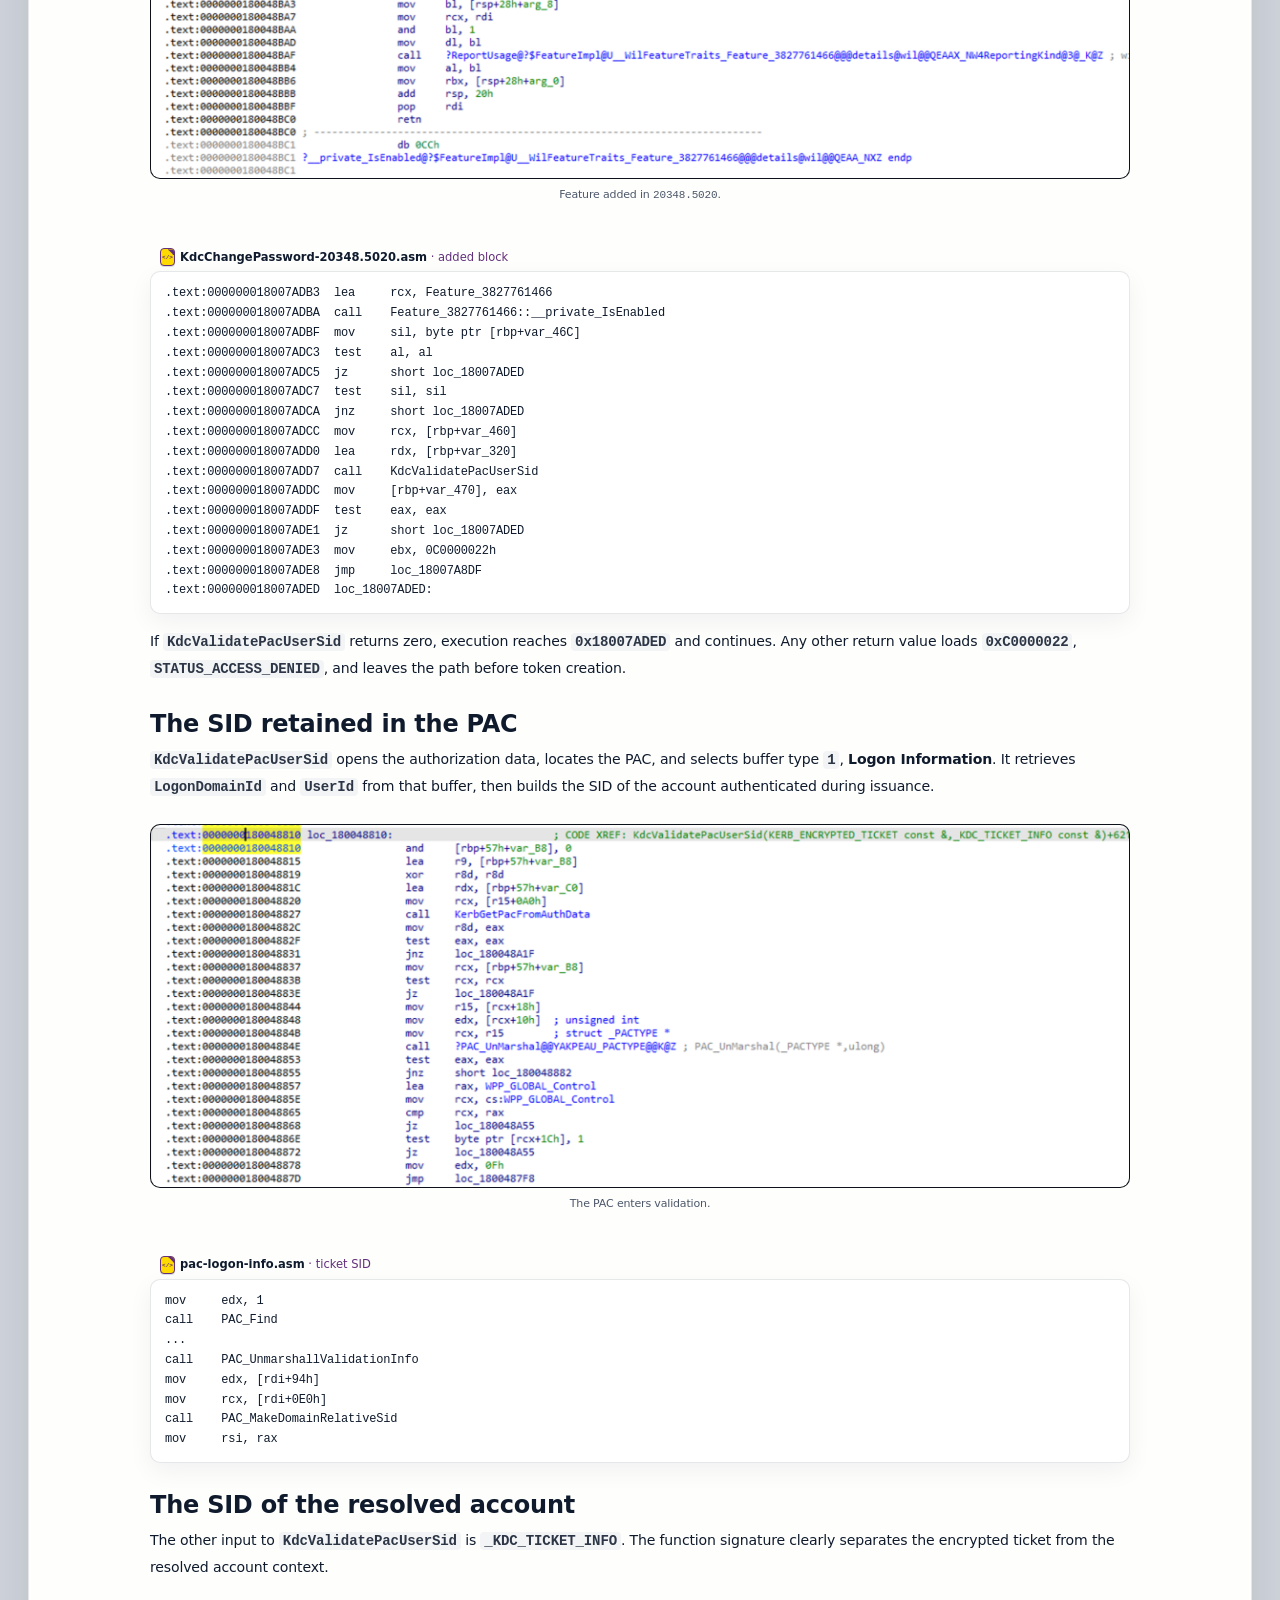
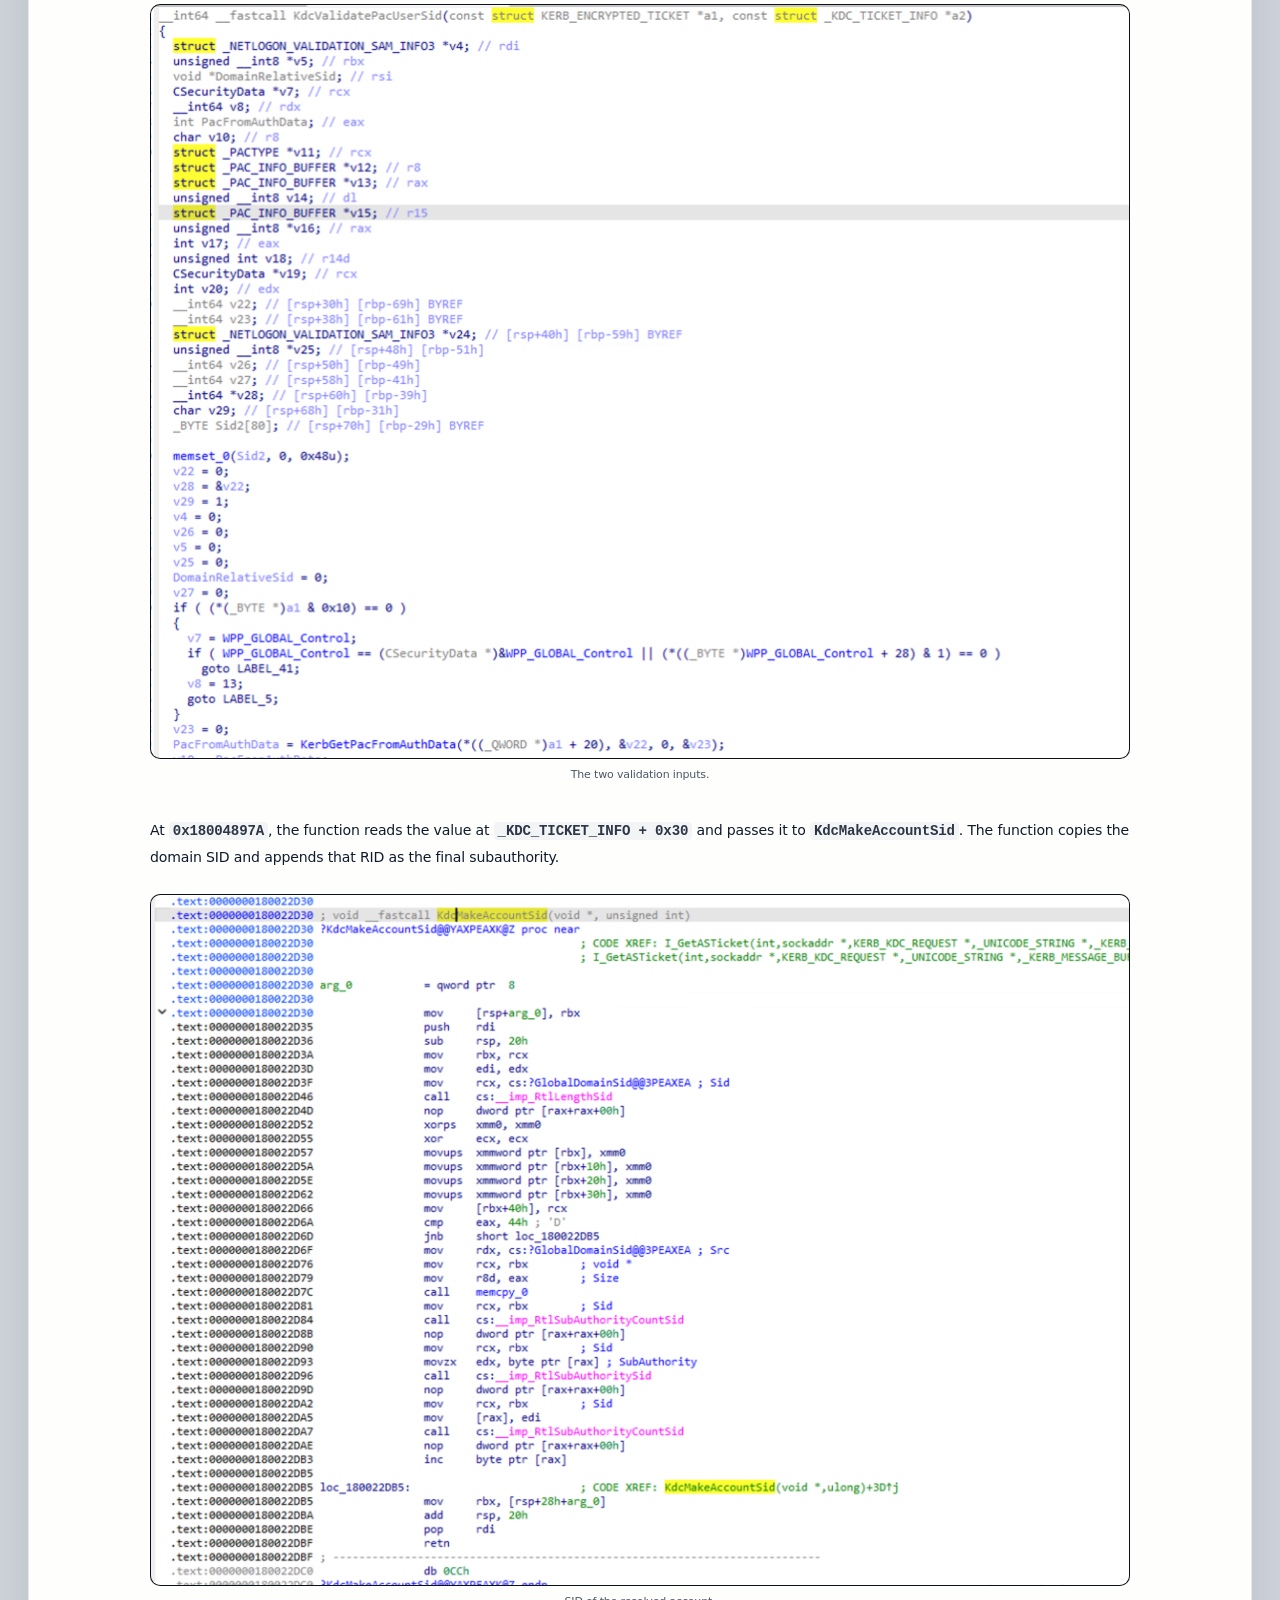
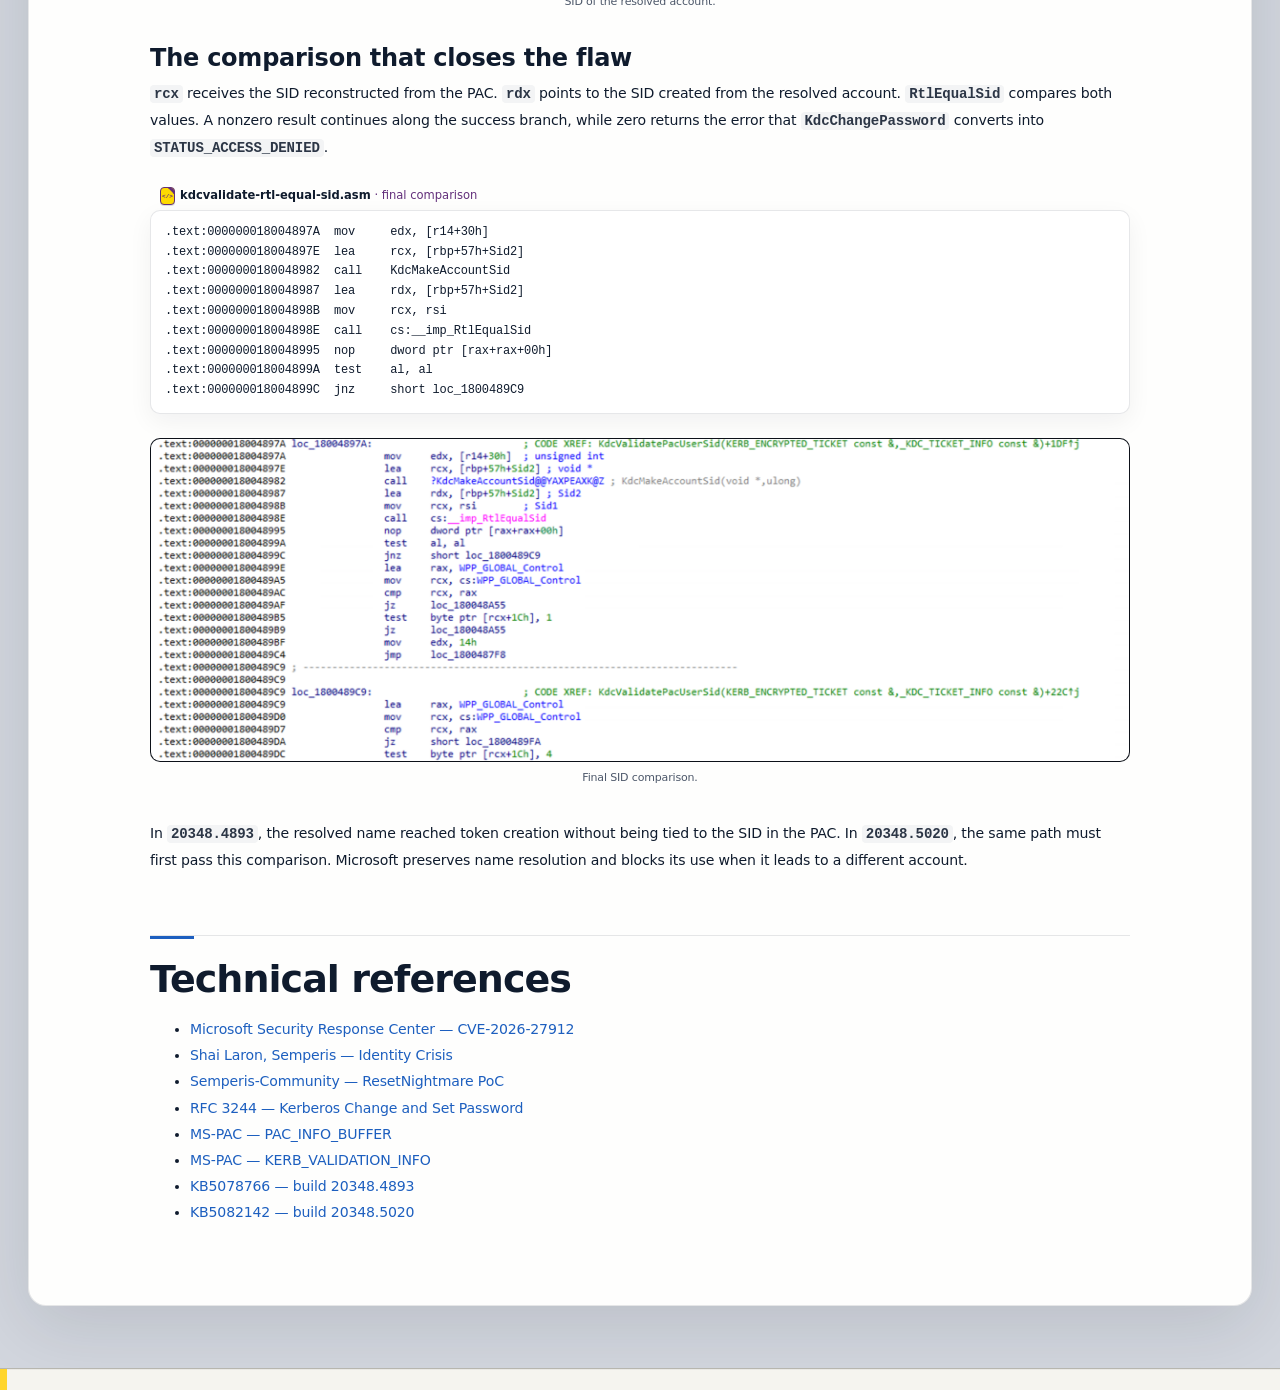
<file: blogs/windows-internals/ResetNightmare-CVE-2026-27912/index.html>
<!DOCTYPE html>
<html lang="en">
<head>
<meta charset="utf-8"/>
<meta content="width=device-width, initial-scale=1" name="viewport"/>
<title>Reverse Engineering Microsoft’s kdcsvc.dll Patch: Crafting ResetNightmare Weapon 1</title>
<meta content="Reverse engineering the ResetNightmare CVE-2026-27912 patch in kdcsvc.dll, comparing builds 20348.4893 and 20348.5020, and developing a C PoC." name="description"/>
<link href="https://kdrajkit.github.io/blogs/windows-internals/ResetNightmare-CVE-2026-27912/index.html" rel="canonical"/>
<meta content="article" property="og:type"/>
<meta content="JellyBee System Labs" property="og:site_name"/>
<meta content="Reverse Engineering Microsoft’s kdcsvc.dll Patch: Crafting ResetNightmare Weapon 1" property="og:title"/>
<meta content="Reverse engineering the ResetNightmare CVE-2026-27912 patch in kdcsvc.dll, comparing builds 20348.4893 and 20348.5020, and developing a C PoC." property="og:description"/>
<meta content="https://kdrajkit.github.io/blogs/windows-internals/ResetNightmare-CVE-2026-27912/index.html" property="og:url"/>
<meta content="https://kdrajkit.github.io/blogs/windows-internals/ResetNightmare-CVE-2026-27912/imagenes/resetnightmare-banner-og.png?v=20260821-weapon-1" property="og:image"/>
<meta content="https://kdrajkit.github.io/blogs/windows-internals/ResetNightmare-CVE-2026-27912/imagenes/resetnightmare-banner-og.png?v=20260821-weapon-1" property="og:image:secure_url"/>
<meta content="image/png" property="og:image:type"/>
<meta content="2172" property="og:image:width"/>
<meta content="724" property="og:image:height"/>
<meta content="Reverse Engineering Microsoft’s kdcsvc.dll Patch: Crafting ResetNightmare Weapon 1" property="og:image:alt"/>
<meta content="summary_large_image" name="twitter:card"/>
<meta content="Reverse Engineering Microsoft’s kdcsvc.dll Patch: Crafting ResetNightmare Weapon 1" name="twitter:title"/>
<meta content="Reverse engineering the ResetNightmare CVE-2026-27912 patch in kdcsvc.dll, comparing builds 20348.4893 and 20348.5020, and developing a C PoC." name="twitter:description"/>
<meta content="https://kdrajkit.github.io/blogs/windows-internals/ResetNightmare-CVE-2026-27912/imagenes/resetnightmare-banner-og.png?v=20260821-weapon-1" name="twitter:image"/>
<meta content="Reverse Engineering Microsoft’s kdcsvc.dll Patch: Crafting ResetNightmare Weapon 1" name="twitter:image:alt"/>
<link href="/main.css?v=20260821-resetnightmare-flat-repo-1" rel="stylesheet"/>
</head>
<body class="page-blog page-resetnightmare">
<div class="bg-grid"></div>
<div data-site-header=""></div>
<main class="page-main" id="main-content">
<div class="wrap page-stack">
<article class="paper-card page-panel page-panel--padded">
<header class="paper-header">
<h1 class="paper-title" lang="en">Reverse Engineering Microsoft’s kdcsvc.dll Patch: <span class="paper-title-tail">Crafting ResetNightmare Weapon 1</span></h1>
<p class="paper-subtitle">Windows Internals · Kerberos · Reverse Engineering</p>
</header>

<section class="paper-section paper-section--jmp-box">
<img alt="Reverse Engineering Microsoft’s kdcsvc.dll Patch: Crafting ResetNightmare Weapon 1" src="imagenes/resetnightmare-banner.png?v=20260821-weapon-1"/>
</section>

<section class="paper-section" id="starting-point">
<h2>The starting point: ResetNightmare</h2>
<p><strong>ResetNightmare</strong>, <a href="https://msrc.microsoft.com/update-guide/vulnerability/CVE-2026-27912" rel="noopener noreferrer" target="_blank">CVE-2026-27912</a>, was discovered by <a href="https://www.linkedin.com/in/shailaron" rel="noopener noreferrer" target="_blank"><strong>Shai Laron</strong></a>, a researcher at <a href="https://www.linkedin.com/company/semperis/" rel="noopener noreferrer" target="_blank">Semperis</a> (<a href="https://x.com/SemperisTech" rel="noopener noreferrer" target="_blank">@SemperisTech on X/Twitter</a>). To analyze the identity switch between ticket issuance and consumption, I reproduced the public PoC in a controlled domain.</p>
<p>To follow that transition from inside the KDC, I trace the credential into <code>KdcChangePassword</code>. The comparison is limited to two Windows Server 2022 samples, <code>kdcsvc.dll 20348.4893</code> before the fix and <code>20348.5020</code> after it. The goal is to locate the block Microsoft added and reconstruct the relationship it restores between the ticket and the resolved account.</p>
</section>

<section class="paper-section" id="reproduction">
<h2>Tick Tack Ticket</h2>
<p>The session begins as <code>jellybeelab\rn-low</code>. The client uses the credentials of <code>rn-controlled</code>, an account whose password I know and whose <code>userPrincipalName</code> I can modify. The target is <code>rn-target</code>, a different account and a member of <strong>Domain Admins</strong>, whose original password I do not know.</p>
<p>I temporarily assign <code>rn-target</code> as the UPN of <code>rn-controlled</code>. While the alias remains active, I send an <strong>AS-REQ</strong> for <code>kadmin/changepw</code> with an <code>NT-ENTERPRISE</code> <code>cname</code>. The KDC authenticates the credentials of <code>rn-controlled</code> and issues the ticket. I remove the UPN before presenting that credential over TCP/464.</p>
<figure class="paper-video-wrap">
<video aria-label="ResetNightmare positive reproduction and post-change validation" class="paper-video" controls="" playsinline="" preload="metadata" src="video/resetnightmare-positive-evidence.mp4?v=20260818-resetnightmare"></video>
<figcaption>Issuance, alias removal, and password change.</figcaption>
</figure>
<p>TCP/464 returns <code>kpasswd = 0x0000</code>. The new password then opens a session as <code>jellybeelab\rn-target</code>. The credential originated from <code>rn-controlled</code>, but the password change landed on <code>rn-target</code>.</p>
<figure class="paper-video-wrap">
<video aria-label="ResetNightmare post-change identity validation" class="paper-video" controls="" playsinline="" preload="metadata" src="video/resetnightmare-postcheck.mp4?v=20260818-postcheck"></video>
<figcaption>Subsequent authentication as <code>rn-target</code>.</figcaption>
</figure>
<aside aria-label="ResetNightmare PoC repository" class="github-repo-card" id="resetnightmare-c-poc">
<a class="github-repo-card__link" href="https://github.com/kdRajKit/ResetNightmare-C-code-POC" rel="noopener noreferrer" target="_blank">
<svg aria-hidden="true" class="github-repo-card__icon" viewBox="0 0 24 24"><path d="M12 .7a11.5 11.5 0 0 0-3.64 22.41c.58.11.79-.25.79-.56v-2.23c-3.22.7-3.9-1.37-3.9-1.37-.52-1.34-1.29-1.69-1.29-1.69-1.05-.72.08-.71.08-.71 1.17.08 1.78 1.2 1.78 1.2 1.04 1.78 2.72 1.27 3.38.97.1-.75.4-1.27.74-1.56-2.57-.29-5.27-1.28-5.27-5.68 0-1.26.45-2.28 1.19-3.09-.12-.29-.52-1.47.11-3.05 0 0 .97-.31 3.16 1.18a10.9 10.9 0 0 1 5.76 0c2.2-1.49 3.16-1.18 3.16-1.18.63 1.58.23 2.76.11 3.05.74.81 1.19 1.83 1.19 3.09 0 4.41-2.71 5.38-5.28 5.67.42.36.78 1.06.78 2.14v3.17c0 .31.21.68.8.56A11.5 11.5 0 0 0 12 .7Z"/></svg>
<span class="github-repo-card__body">
<span class="github-repo-card__eyebrow">GitHub · Proof of Concept</span>
<span class="github-repo-card__title">kdRajKit / <strong>ResetNightmare-C-code-POC</strong></span>
<span class="github-repo-card__description">C PoC for the flow reproduced in the lab domain, buildable for Windows x64 with MinGW-w64.</span>
<span class="github-repo-card__metadata"><span><i aria-hidden="true"></i>C</span><span>Windows x64</span></span>
</span>
<span aria-hidden="true" class="github-repo-card__arrow">↗</span>
</a>
</aside>
</section>

<section class="paper-section" id="kerberos-identity">
<h2>The identity switch between issuance and consumption</h2>
<p>During issuance, the temporary UPN makes <code>rn-target</code> resolve to <code>rn-controlled</code>. During consumption, the alias no longer exists and the same name resolves to the real <code>rn-target</code> account. The name remains inside the ticket, but the associated Active Directory object changes.</p>
<figure class="paper-figure paper-figure--diagram paper-figure--lifecycle">
<img alt="The name remains unchanged between issuance and consumption while Active Directory returns different accounts." loading="lazy" src="imagenes/identity-transition.png?v=20260820-diagrams-en-3"/>
<figcaption>Same name, two accounts.</figcaption>
</figure>
<p>The credential does not pass through the TGS path before reaching kpasswd. That detail places the search inside <code>KdcChangePassword</code>, not in the checks applied while processing a TGS-REQ.</p>
</section>

<section class="paper-section" id="kpasswd-protocol">
<h2>The credential enters <code>KdcChangePassword</code></h2>
<p>The PoC requests <code>kadmin/changepw</code> directly through an AS-REQ. It then presents the ticket inside an AP-REQ and sends the new password in KRB-PRIV over TCP/464, following RFC 3244.</p>
<p><code>ChangePasswdData</code> contains <code>newpasswd</code> and omits both <code>targname</code> and <code>targrealm</code>. The request enters the <strong>CHANGE</strong> operation, where the authenticated account and the modified account must be the same. Cryptographic verification accepts the ticket, then <code>KdcChangePassword</code> resolves the name again and prepares the token that authorizes the operation.</p>
<figure class="paper-figure paper-figure--diagram paper-figure--lifecycle">
<img alt="kpasswd flow from AS-REQ to ChangePasswdData." loading="lazy" src="imagenes/kpasswd-protocol-flow.png?v=20260820-diagrams-en-5"/>
<figcaption>Path to TCP/464.</figcaption>
</figure>
</section>

<section class="paper-section" id="identity-model">
<h2>The ticket retains one SID, the directory returns another</h2>
<p>The PAC retains the identity authenticated during issuance. Its <strong>Logon Information</strong> buffer contains the SID built from the domain and the RID of <code>rn-controlled</code>. By contrast, resolving the <code>cname</code> during consumption returns the account that Active Directory associates with that name at that moment.</p>
<p>The PAC signature protects the first SID. It does not freeze later name resolution. The patch must compare both identities before the KDC builds the token.</p>
</section>

<section class="paper-section" id="diff-4893-5020">
<h2>The exact patch location: <code>20348.4893 → 20348.5020</code></h2>
<p>KB5078766 identifies build <code>20348.4893</code>, while KB5082142 identifies <code>20348.5020</code>. The latter is the April update that fixes ResetNightmare in Windows Server 2022. The comparison begins in <code>KdcChangePassword</code>. From there, I trace the path <code>KdcNormalize</code> takes after returning success in both builds, until it reaches <code>KerbCreateTokenFromTicketForKdc</code>.</p>

<h3><code>20348.4893</code>: the check does not exist</h3>
<p>In <code>20348.4893</code>, <code>KdcNormalize</code> ends at <code>0x18007AD4E</code>. A zero return value jumps to <code>0x18007AD98</code>, the branch that directly prepares the token arguments.</p>
<figure class="paper-figure paper-figure--diagram paper-figure--terminal">
<img alt="IDA shows the call to KdcNormalize inside KdcChangePassword in kdcsvc.dll 20348.4893." loading="lazy" src="imagenes/kdcchangepassword-4893-kdcnormalize.png?v=20260821-prepatch"/>
<figcaption><code>KdcNormalize</code> in <code>20348.4893</code>.</figcaption>
</figure>
<div aria-label="File KdcChangePassword-20348.4893.asm" class="code-file-caption"><span aria-hidden="true" class="code-file-icon"><span>&lt;/&gt;</span></span><span class="code-file-name"><strong>KdcChangePassword-20348.4893.asm</strong> · <code>KdcNormalize</code> return path</span></div>
<pre class="paper-pre"><code class="language-asm">.text:000000018007AD4E  call    KdcNormalize
.text:000000018007AD53  mov     [rbp+3F0h+var_470], eax
.text:000000018007AD56  test    eax, eax
.text:000000018007AD58  jz      short loc_18007AD98</code></pre>
<p>From <code>0x18007AD98</code> through <code>0x18007AE51</code>, the function copies fields and places arguments in registers and on the stack. No other <code>call</code> instruction appears. The next call is <code>KerbCreateTokenFromTicketForKdc</code> at <code>0x18007AE55</code>.</p>
<div aria-label="File KdcChangePassword-20348.4893-token.asm" class="code-file-caption"><span aria-hidden="true" class="code-file-icon"><span>&lt;/&gt;</span></span><span class="code-file-name"><strong>KdcChangePassword-20348.4893-token.asm</strong> · token creation</span></div>
<pre class="paper-pre"><code class="language-asm">.text:000000018007AD98  loc_18007AD98:
.text:000000018007AD98  mov     eax, dword ptr [rbp+3F0h+var_388+0Ch]
.text:000000018007AD9B  lea     rcx, [rbp+3F0h+var_440]
.text:000000018007AD9F  mov     r9, qword ptr [rbp+3F0h+var_420]
.text:000000018007ADA3  xor     edx, edx
.text:000000018007ADA5  mov     r8, qword ptr [rbp+3F0h+var_460]
.text:000000018007ADA9  mov     dword ptr [rbp+3F0h+var_3E0], eax
.text:000000018007ADAC  mov     eax, dword ptr [rbp+3F0h+var_378]
.text:000000018007ADAF  mov     [rbp+3F0h+var_3D8], eax
.text:000000018007ADB2  mov     rax, qword ptr [rbp+3F0h+var_378+8]
.text:000000018007ADB9  mov     [rbp+3F0h+var_3D0], rax
.text:000000018007ADBD  mov     eax, dword ptr [rbp+3F0h+var_3C0+0Ch]
.text:000000018007ADC0  mov     dword ptr [rbp+3F0h+var_458], eax
.text:000000018007ADC3  mov     eax, dword ptr [rbp+3F0h+var_3B0]
.text:000000018007ADC6  mov     dword ptr [rbp+3F0h+var_458+8], eax
.text:000000018007ADC9  mov     rax, qword ptr [rbp+3F0h+var_3B0+8]
.text:000000018007ADCD  mov     [rsp-8+arg_70], r15
.text:000000018007ADD2  mov     [rbp+3F0h+var_448], rax
.text:000000018007ADD6  lea     rax, [rbp+3F0h+var_348]
.text:000000018007ADDD  mov     [rsp-8+arg_68], r15
.text:000000018007ADE2  mov     [rsp-8+arg_60], rax
.text:000000018007ADE7  lea     rax, [rbp+3F0h+var_358]
.text:000000018007ADEE  mov     [rsp-8+arg_58], rax
.text:000000018007ADF3  lea     rax, [rbp+3F0h+var_368]
.text:000000018007ADFA  mov     [rsp-8+arg_50], rax
.text:000000018007ADFF  lea     rax, [rbp+3F0h+Handle]
.text:000000018007AE03  mov     [rsp-8+arg_48], rax
.text:000000018007AE08  lea     rax, [rbp+3F0h+P]
.text:000000018007AE0C  mov     [rsp-8+Table], rax
.text:000000018007AE11  lea     rax, [rbp+3F0h+var_440]
.text:000000018007AE15  mov     [rsp-8+arg_38], rax
.text:000000018007AE1A  lea     rax, [rbp+3F0h+var_458]
.text:000000018007AE1E  mov     qword ptr [rsp-8+arg_30], rax
.text:000000018007AE24  lea     eax, DomainName2
.text:000000018007AE2A  mov     qword ptr [rsp-8+arg_28], rax
.text:000000018007AE2F  lea     rax, [rbp+3F0h+var_3E0]
.text:000000018007AE33  mov     [rsp-8+arg_20], rax
.text:000000018007AE38  mov     dword ptr [rsp-8+arg_18], r15d
.text:000000018007AE3D  mov     [rbp+3F0h+var_440], 3E5h
.text:000000018007AE45  mov     dword ptr [rbp+3F0h+var_3E0+4], r15d
.text:000000018007AE49  mov     [rbp+3F0h+var_3D4], r15d
.text:000000018007AE4D  mov     dword ptr [rbp+3F0h+var_458+4], r15d
.text:000000018007AE51  mov     dword ptr [rbp+3F0h+var_458+0Ch], r15d
.text:000000018007AE55  call    cs:__imp_KerbCreateTokenFromTicketForKdc_0</code></pre>
<figure class="paper-figure paper-figure--diagram paper-figure--terminal">
<img alt="IDA shows the call to KerbCreateTokenFromTicketForKdc inside KdcChangePassword in kdcsvc.dll 20348.4893." loading="lazy" src="imagenes/kdcchangepassword-4893-token-creation.png?v=20260821-prepatch"/>
<figcaption>Token creation without comparing the SIDs.</figcaption>
</figure>
<p>The resolved account is already available, as are the ticket and its PAC. The earlier build passes both contexts into token creation without comparing their SIDs. This is the vulnerable fragment.</p>

<h3><code>20348.5020</code>: validation before token creation</h3>
<p>In <code>20348.5020</code>, Microsoft fills that same interval with a new block. It first queries <code>Feature_3827761466</code>, then checks the byte retained in <code>sil</code>. When the feature is enabled and that byte is zero, execution enters <code>KdcValidatePacUserSid</code>. This block does not reveal where the byte comes from, so I do not assign it a more specific role.</p>
<figure class="paper-figure paper-figure--diagram paper-figure--terminal">
<img alt="IDA shows the added feature and its reference from KdcChangePassword." loading="lazy" src="imagenes/feature-3827761466.png"/>
<figcaption>Feature added in <code>20348.5020</code>.</figcaption>
</figure>
<div aria-label="File KdcChangePassword-20348.5020.asm" class="code-file-caption"><span aria-hidden="true" class="code-file-icon"><span>&lt;/&gt;</span></span><span class="code-file-name"><strong>KdcChangePassword-20348.5020.asm</strong> · added block</span></div>
<pre class="paper-pre"><code class="language-asm">.text:000000018007ADB3  lea     rcx, Feature_3827761466
.text:000000018007ADBA  call    Feature_3827761466::__private_IsEnabled
.text:000000018007ADBF  mov     sil, byte ptr [rbp+var_46C]
.text:000000018007ADC3  test    al, al
.text:000000018007ADC5  jz      short loc_18007ADED
.text:000000018007ADC7  test    sil, sil
.text:000000018007ADCA  jnz     short loc_18007ADED
.text:000000018007ADCC  mov     rcx, [rbp+var_460]
.text:000000018007ADD0  lea     rdx, [rbp+var_320]
.text:000000018007ADD7  call    KdcValidatePacUserSid
.text:000000018007ADDC  mov     [rbp+var_470], eax
.text:000000018007ADDF  test    eax, eax
.text:000000018007ADE1  jz      short loc_18007ADED
.text:000000018007ADE3  mov     ebx, 0C0000022h
.text:000000018007ADE8  jmp     loc_18007A8DF
.text:000000018007ADED  loc_18007ADED:</code></pre>
<p>If <code>KdcValidatePacUserSid</code> returns zero, execution reaches <code>0x18007ADED</code> and continues. Any other return value loads <code>0xC0000022</code>, <code>STATUS_ACCESS_DENIED</code>, and leaves the path before token creation.</p>

<h3>The SID retained in the PAC</h3>
<p><code>KdcValidatePacUserSid</code> opens the authorization data, locates the PAC, and selects buffer type <code>1</code>, <strong>Logon Information</strong>. It retrieves <code>LogonDomainId</code> and <code>UserId</code> from that buffer, then builds the SID of the account authenticated during issuance.</p>
<figure class="paper-figure paper-figure--diagram paper-figure--terminal">
<img alt="IDA shows KerbGetPacFromAuthData followed by PAC_UnMarshal." loading="lazy" src="imagenes/pac-extract-unmarshal.png"/>
<figcaption>The PAC enters validation.</figcaption>
</figure>
<div aria-label="File pac-logon-info.asm" class="code-file-caption"><span aria-hidden="true" class="code-file-icon"><span>&lt;/&gt;</span></span><span class="code-file-name"><strong>pac-logon-info.asm</strong> · ticket SID</span></div>
<pre class="paper-pre"><code class="language-asm">mov     edx, 1
call    PAC_Find
...
call    PAC_UnmarshallValidationInfo
mov     edx, [rdi+94h]
mov     rcx, [rdi+0E0h]
call    PAC_MakeDomainRelativeSid
mov     rsi, rax</code></pre>

<h3>The SID of the resolved account</h3>
<p>The other input to <code>KdcValidatePacUserSid</code> is <code>_KDC_TICKET_INFO</code>. The function signature clearly separates the encrypted ticket from the resolved account context.</p>
<figure class="paper-figure paper-figure--diagram paper-figure--terminal">
<img alt="IDA shows the KdcValidatePacUserSid signature with KERB_ENCRYPTED_TICKET and KDC_TICKET_INFO." loading="lazy" src="imagenes/kdcvalidate-signature.png"/>
<figcaption>The two validation inputs.</figcaption>
</figure>
<p>At <code>0x18004897A</code>, the function reads the value at <code>_KDC_TICKET_INFO + 0x30</code> and passes it to <code>KdcMakeAccountSid</code>. The function copies the domain SID and appends that RID as the final subauthority.</p>
<figure class="paper-figure paper-figure--diagram paper-figure--terminal">
<img alt="IDA shows KdcMakeAccountSid building a SID from the domain and RID." loading="lazy" src="imagenes/kdc-make-account-sid.png"/>
<figcaption>SID of the resolved account.</figcaption>
</figure>

<h3>The comparison that closes the flaw</h3>
<p><code>rcx</code> receives the SID reconstructed from the PAC. <code>rdx</code> points to the SID created from the resolved account. <code>RtlEqualSid</code> compares both values. A nonzero result continues along the success branch, while zero returns the error that <code>KdcChangePassword</code> converts into <code>STATUS_ACCESS_DENIED</code>.</p>
<div aria-label="File kdcvalidate-rtl-equal-sid.asm" class="code-file-caption"><span aria-hidden="true" class="code-file-icon"><span>&lt;/&gt;</span></span><span class="code-file-name"><strong>kdcvalidate-rtl-equal-sid.asm</strong> · final comparison</span></div>
<pre class="paper-pre"><code class="language-asm">.text:000000018004897A  mov     edx, [r14+30h]
.text:000000018004897E  lea     rcx, [rbp+57h+Sid2]
.text:0000000180048982  call    KdcMakeAccountSid
.text:0000000180048987  lea     rdx, [rbp+57h+Sid2]
.text:000000018004898B  mov     rcx, rsi
.text:000000018004898E  call    cs:__imp_RtlEqualSid
.text:0000000180048995  nop     dword ptr [rax+rax+00h]
.text:000000018004899A  test    al, al
.text:000000018004899C  jnz     short loc_1800489C9</code></pre>
<figure class="paper-figure paper-figure--diagram paper-figure--terminal">
<img alt="IDA shows the call to RtlEqualSid and the success-branch jump." loading="lazy" src="imagenes/rtl-equal-sid.png"/>
<figcaption>Final SID comparison.</figcaption>
</figure>
<p>In <code>20348.4893</code>, the resolved name reached token creation without being tied to the SID in the PAC. In <code>20348.5020</code>, the same path must first pass this comparison. Microsoft preserves name resolution and blocks its use when it leads to a different account.</p>
</section>

<section class="paper-section" id="references">
<h2>Technical references</h2>
<ul>
<li><a href="https://msrc.microsoft.com/update-guide/vulnerability/CVE-2026-27912" rel="noopener noreferrer" target="_blank">Microsoft Security Response Center — CVE-2026-27912</a></li>
<li><a href="https://www.semperis.com/blog/identity-crisis-novel-vulnerabilities-leading-to-kerberos-downgrade-dos-and-full-domain-takeover/" rel="noopener noreferrer" target="_blank">Shai Laron, Semperis — Identity Crisis</a></li>
<li><a href="https://github.com/Semperis-Community/ResetNightmare" rel="noopener noreferrer" target="_blank">Semperis-Community — ResetNightmare PoC</a></li>
<li><a href="https://www.rfc-editor.org/rfc/rfc3244" rel="noopener noreferrer" target="_blank">RFC 3244 — Kerberos Change and Set Password</a></li>
<li><a href="https://learn.microsoft.com/en-us/openspecs/windows_protocols/ms-pac/3341cfa2-6ef5-42e0-b7bc-4544884bf399" rel="noopener noreferrer" target="_blank">MS-PAC — PAC_INFO_BUFFER</a></li>
<li><a href="https://learn.microsoft.com/en-us/openspecs/windows_protocols/ms-pac/69e86ccc-85e3-41b9-b514-7d969cd0ed73" rel="noopener noreferrer" target="_blank">MS-PAC — KERB_VALIDATION_INFO</a></li>
<li><a href="https://support.microsoft.com/en-us/servicing/os/windows-server/2026/03/march-10-2026-kb5078766-os-build-20348-4893" rel="noopener noreferrer" target="_blank">KB5078766 — build 20348.4893</a></li>
<li><a href="https://support.microsoft.com/en-us/servicing/os/windows-server/2026/04/april-14-2026-kb5082142-os-build-20348-5020" rel="noopener noreferrer" target="_blank">KB5082142 — build 20348.5020</a></li>
</ul>
</section>
</article>
</div>
</main>
<div data-site-footer=""></div>
<script data-root="/" src="/assets/site.js?v=20260806-resolver-carousel"></script>
</body>
</html>
</file>
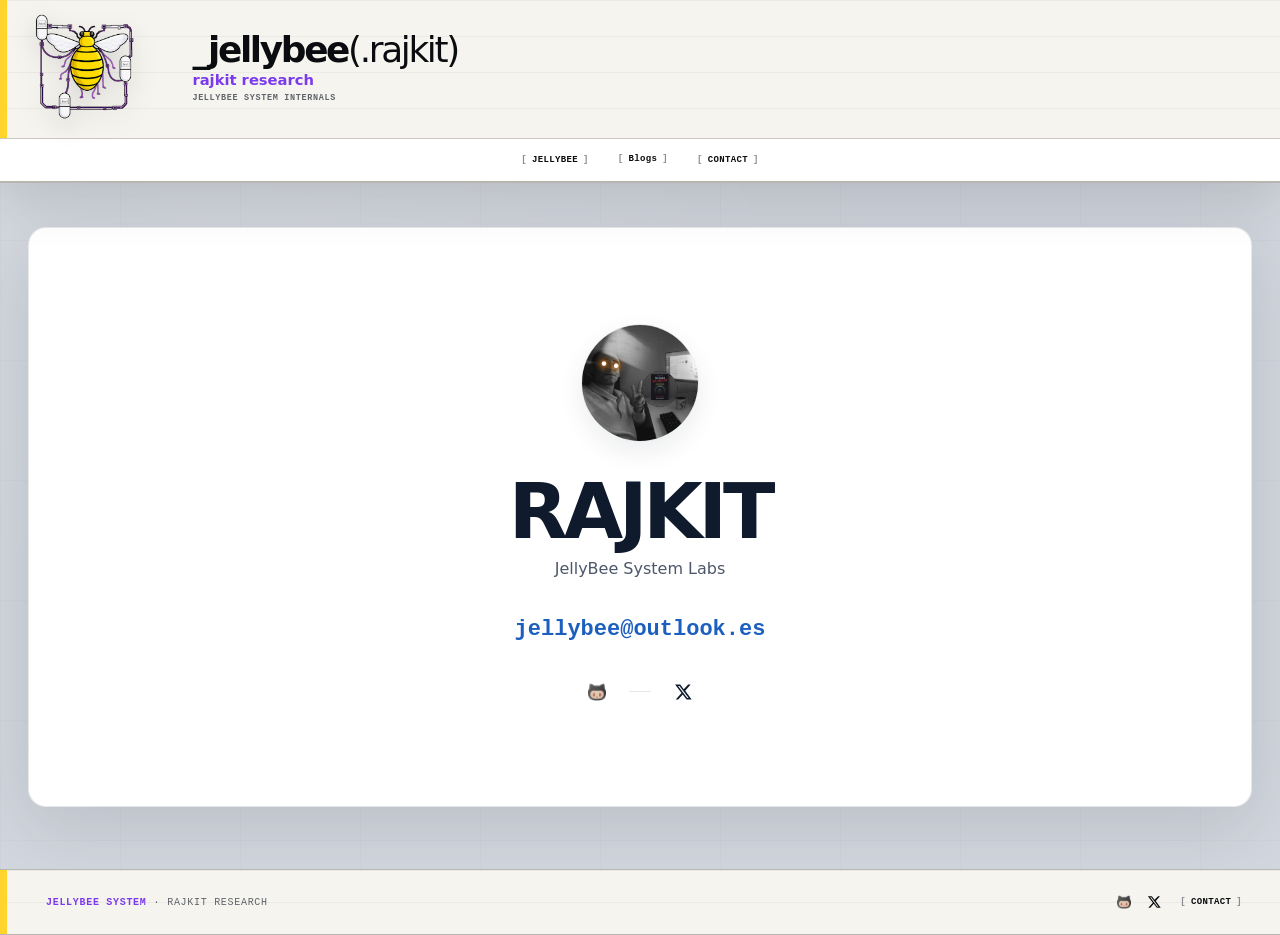
<file: contact.html>
<!DOCTYPE html>
<html lang="es" data-skin="academic">
<head>
  <meta charset="UTF-8">
  <meta name="generator" content="Google Web Designer 16.4.1.0219">
  <meta name="viewport" content="width=device-width, initial-scale=1.0">
  <meta http-equiv="X-UA-Compatible" content="IE=edge">
  <title>Contact</title>
  <meta name="description" content="Contact JellyBee System Labs at jellybee@outlook.es.">
  <meta property="og:type" content="website">
  <meta property="og:title" content="Contact | JellyBee System Labs">
  <meta property="og:description" content="Contact JellyBee System Labs at jellybee@outlook.es.">
  <meta property="og:url" content="https://kdrajkit.github.io/contact.html">
  <meta property="og:image" content="https://kdrajkit.github.io/imagenes/rajkit-og.jpg">
  <meta property="og:image:alt" content="JellyBee contact portrait">
  <meta name="twitter:card" content="summary_large_image">
  <meta name="twitter:title" content="Contact | JellyBee System Labs">
  <meta name="twitter:description" content="Contact JellyBee System Labs at jellybee@outlook.es.">
  <meta name="twitter:image" content="https://kdrajkit.github.io/imagenes/rajkit-og.jpg">
  <meta name="baseurl" content=".">
  <link rel="stylesheet" href="/main.css?v=20260806-clean-timeline">
</head>
<body class="htmlNoPages page-contact contact-page">
  <div class="bg-grid"></div>
  <div data-site-header></div>

  <main class="page-main">
    <div class="wrap page-stack">
      <section class="page-panel contact-signature-card" aria-labelledby="contact-title">
        <img src="imagenes/rajkit-avatar.jpg" >
        <h1 id="contact-title">RAJKIT</h1>
        <p>JellyBee System Labs</p>
        <a href="mailto:jellybee@outlook.es">jellybee@outlook.es</a>
        <nav class="contact-signature-links" aria-label="Canales externos">
          <a href="https://github.com/kdRajKit/JellyBeeSystem-BlogLabs" target="_blank" rel="noopener noreferrer" aria-label="JellyBeeSystem BlogLabs on GitHub">
            <img class="contact-social-icon" src="/assets/icons/github.png" alt="" aria-hidden="true">
          </a>
          <i aria-hidden="true"></i>
          <a href="https://x.com/NtRajkit" target="_blank" rel="noopener noreferrer" aria-label="Rajkit on X">
            <svg class="contact-social-icon" viewBox="0 0 24 24" aria-hidden="true">
              <path fill="currentColor" d="M18.9 2h3.3l-7.2 8.2L23.5 22h-6.7l-5.2-6.8L5.6 22H2.3l7.7-8.8L1.5 2h6.8l4.7 6.2L18.9 2Zm-1.2 18h1.8L7.3 3.9H5.4L17.7 20Z"></path>
            </svg>
          </a>
        </nav>
      </section>
    </div>
  </main>

  <div data-site-footer></div>
  <script src="/assets/site.js?v=20260805-auto-hide-header" data-root="/"></script>
</body>
</html>
</file>
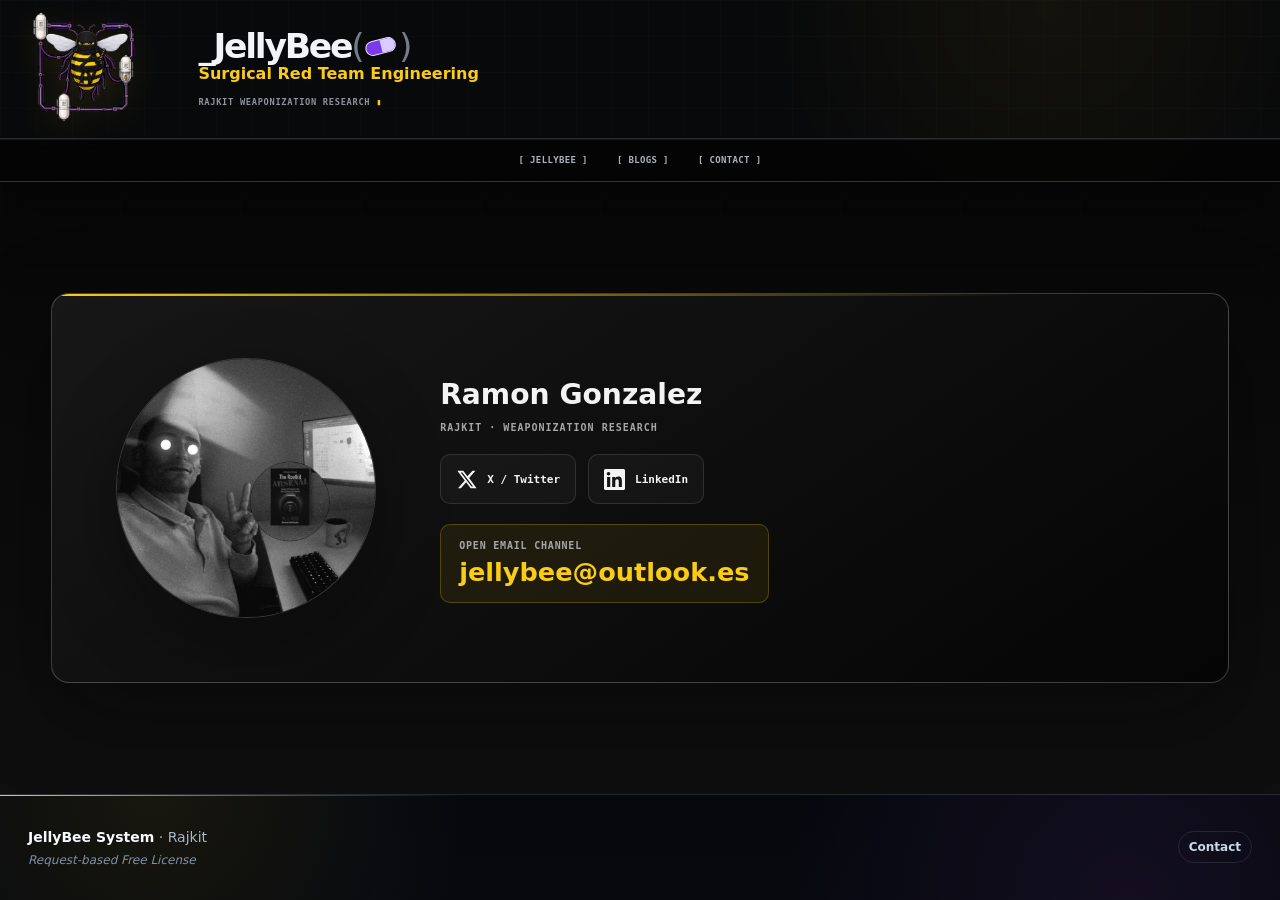
<file: jellybee.github.io/contact.html>
<!DOCTYPE html>
<html lang="en">
<head>
  <meta charset="UTF-8">
  <meta name="viewport" content="width=device-width, initial-scale=1.0">
  <meta http-equiv="X-UA-Compatible" content="IE=edge">
  <title>Contact | _JellyBeeSystem</title>
  <meta name="description" content="Contact RajKit for PIC/PILL engineering, binary debugging and technical research collaboration.">
  <meta property="og:type" content="website">
  <meta property="og:title" content="Contact | _JellyBeeSystem">
  <meta property="og:description" content="PIC/PILL engineering, binary debugging and technical research collaboration.">
  <meta property="og:url" content="https://kdrajkit.github.io/jellybee.github.io/contact.html">
  <meta property="og:image" content="https://kdrajkit.github.io/imagenes/rajkit-og.jpg">
  <meta property="og:image:alt" content="RajKit portrait">
  <link rel="icon" href="assets/logo.png" type="image/png">
  <link rel="stylesheet" href="main.css?v=20260825-contract">
  <link rel="stylesheet" href="redesign.css?v=20260825-field-manual">
</head>
<body class="contact-page page-contact">
  <span class="bg-grid" aria-hidden="true"></span>
  <div data-site-header="partials/header.html">
    <header class="site-header site-header--blackbox">
      <span class="jb-blackbox-grid" aria-hidden="true"></span>
      <div class="wrap jb-blackbox-main">
        <a class="jb-blackbox-mark" data-href="jellybee.github.io/index.html#top" aria-label="_JellyBeeSystem home">
          <img data-src="jellybee.github.io/assets/logo.png?v=transparent" alt="JellyBee System logo">
        </a>
        <div class="jb-blackbox-copy">
          <a class="jb-blackbox-title" data-href="jellybee.github.io/index.html#top" aria-label="_JellyBee pill home">_JellyBee<span>(<i class="jb-flat-pill" aria-hidden="true"></i>)</span></a>
          <strong>Surgical Red Team Engineering</strong>
          <small>RAJKIT WEAPONIZATION RESEARCH <b aria-hidden="true">▮</b></small>
        </div>
      </div>
      <div class="jb-blackbox-nav-shell">
        <nav class="wrap jb-blackbox-nav" aria-label="Corporate navigation">
          <a data-nav="jellybee" data-href="jellybee.github.io/index.html#top">[ JELLYBEE ]</a>
          <a data-nav="menu" data-href="index.html">[ BLOGS ]</a>
          <a data-nav="contact" data-href="jellybee.github.io/contact.html">[ CONTACT ]</a>
        </nav>
      </div>
    </header>
  </div>

  <main class="page-main" id="top">
    <section class="contact-card page-panel">
      <figure class="contact-card-mark">
        <img src="../imagenes/rajkit-avatar.jpg" alt="Portrait of Ramon Gonzalez">
      </figure>
      <article class="contact-card-copy">
        <header class="contact-identity">
          <strong>Ramon Gonzalez</strong>
          <span>RAJKIT · Weaponization Research</span>
        </header>
        <nav class="contact-socials" aria-label="Social profiles">
          <a class="contact-social" href="https://x.com/NtRajkit" target="_blank" rel="noopener noreferrer" aria-label="RajKit on X and Twitter">
            <svg viewBox="0 0 24 24" aria-hidden="true">
              <path fill="currentColor" d="M18.9 2h3.3l-7.2 8.2L23.5 22h-6.7l-5.2-6.8L5.6 22H2.3l7.7-8.8L1.5 2h6.8l4.7 6.2L18.9 2Zm-1.2 18h1.8L7.3 3.9H5.4L17.7 20Z"/>
            </svg>
            <span>X / Twitter</span>
          </a>
          <a class="contact-social" href="https://www.linkedin.com/in/ramon-gonzalez-gaztelupe-410648272/" target="_blank" rel="noopener noreferrer" aria-label="Ramon Gonzalez on LinkedIn">
            <svg viewBox="0 0 24 24" aria-hidden="true">
              <path fill="currentColor" d="M20.45 20.45h-3.56v-5.57c0-1.33-.03-3.04-1.85-3.04-1.85 0-2.14 1.45-2.14 2.94v5.67H9.34V9h3.42v1.56h.05c.48-.9 1.64-1.85 3.37-1.85 3.6 0 4.27 2.37 4.27 5.46v6.28ZM5.32 7.43a2.07 2.07 0 1 1 0-4.13 2.07 2.07 0 0 1 0 4.13ZM7.1 20.45H3.54V9H7.1v11.45ZM22.23 0H1.77C.79 0 0 .77 0 1.73v20.54C0 23.23.79 24 1.77 24h20.46c.98 0 1.77-.77 1.77-1.73V1.73C24 .77 23.21 0 22.23 0Z"/>
            </svg>
            <span>LinkedIn</span>
          </a>
        </nav>
        <a class="contact-email-block" href="mailto:jellybee@outlook.es?subject=JellyBee%20technical%20inquiry" aria-label="Email Ramon Gonzalez at jellybee@outlook.es">
          <span>Open email channel</span>
          <strong class="contact-email">jellybee@outlook.es</strong>
        </a>
      </article>
    </section>
  </main>

  <div data-site-footer="partials/footer.html">
    <footer class="site-footer" id="contact">
      <section class="wrap footer-inner">
        <div class="footer-identity">
          <p><strong>JellyBee System</strong> · Rajkit</p>
          <p class="footer-license-note"><em>Request-based Free License</em></p>
        </div>
        <nav class="footer-legal" aria-label="Footer navigation">
          <a data-href="jellybee.github.io/contact.html">Contact</a>
        </nav>
      </section>
    </footer>
  </div>
  <script src="../assets/site.js?v=20260805-auto-hide-header" data-root="../"></script>
</body>
</html>
</file>
<file: main.css>
:root {
    --font-display: "Sora", system-ui, sans-serif;
    --font-sans: "IBM Plex Sans", system-ui, sans-serif;
    --font-mono: "JetBrains Mono", ui-monospace, SFMono-Regular, Menlo, monospace;
    --bg: #edf2f7;
    --panel: #ffffff;
    --panel-2: #e5ecf4;
    --ink: #0f1b2d;
    --muted: #4c5769;
    --line: rgba(15, 27, 45, 0.1);
    --accent: #1d5fbf;
    --accent-2: #0c8dbf;
    --radius: 18px;
    --shadow-soft: 0 18px 70px rgba(16, 23, 33, 0.12);
    --shadow-lean: 0 10px 26px rgba(16, 23, 33, 0.08);
    --content-max: 1620px;
    --content-gutter: clamp(14px, 2.8vw, 28px);
    --content-rail: clamp(0px, 1.6vw, 24px);
    --section-space: clamp(24px, 4vw, 46px);
}

*,
*::before,
*::after {
    box-sizing: border-box;
}

html {
    width: 100%;
}

body {
    margin: 0;
    min-width: 320px;
    overflow-x: hidden;
    font-family: var(--font-sans);
    color: var(--ink);
    line-height: 1.75;
    letter-spacing: -0.01em;
    background:
        radial-gradient(circle at 20% 20%, rgba(255, 255, 255, 0.08), transparent 40%),
        #d2d6de;
}

a {
    color: var(--accent);
    text-decoration: none;
}

a:hover {
    color: var(--accent-2);
    text-decoration: underline;
}

img {
    max-width: 100%;
}

main {
    display: block;
}

pre {
    margin: 0;
    padding: 14px;
    border: 1px solid #1f2937;
    border-radius: 12px;
    background: #0f172a;
    color: #e5e7eb;
    font-family: var(--font-mono);
    line-height: 1.65;
    overflow-x: auto;
}

blockquote {
    margin: 0 0 16px;
    padding: 14px;
    border-left: 4px solid var(--accent);
    border-radius: 8px;
    background: color-mix(in srgb, var(--accent) 8%, transparent);
    color: var(--ink);
}

.bg-grid {
    position: fixed;
    inset: 0;
    z-index: 0;
    pointer-events: none;
    opacity: 0.16;
    background-image:
        linear-gradient(var(--line) 1px, transparent 1px),
        linear-gradient(90deg, var(--line) 1px, transparent 1px),
        radial-gradient(circle at 80% 10%, color-mix(in srgb, var(--accent) 6%, transparent), transparent 40%);
    background-size: 120px 120px, 120px 120px, 100% 100%;
}

.wrap {
    width: 100%;
    max-width: var(--content-max);
    margin: 0 auto;
    padding: 0 var(--content-gutter);
    position: relative;
    z-index: 1;
}

/* Base layout system: shared skeleton for every page */
.page-main {
    padding: clamp(22px, 4vw, 44px) 0 clamp(34px, 6vw, 62px);
}

.page-stack {
    display: grid;
    gap: clamp(14px, 2.2vw, 24px);
}

.page-stack > * {
    width: 100%;
}

.page-panel {
    border: 1px solid var(--line);
    border-radius: var(--radius);
    background: color-mix(in srgb, var(--panel) 97%, #fff 3%);
    box-shadow: var(--shadow-soft);
}

.page-panel--padded {
    padding: clamp(16px, 2.2vw, 30px);
}

.site-header {
    position: sticky;
    top: 0;
    z-index: 20;
    border-bottom: 1px solid var(--line);
    backdrop-filter: blur(14px);
    background: color-mix(in srgb, var(--bg) 70%, #b2bfce 30%);
}

.header-inner {
    display: flex;
    align-items: center;
    justify-content: space-between;
    gap: clamp(10px, 2vw, 20px);
    padding: 14px 0;
}

.branding {
    display: flex;
    align-items: center;
    gap: clamp(10px, 1.8vw, 18px);
    min-width: 0;
    flex: 1;
}

.brand-mark {
    width: clamp(96px, 13vw, 170px);
    height: auto;
    padding: 0;
    border-radius: 0;
    background: transparent;
    box-shadow: none;
    flex-shrink: 0;
}

.brand-logo {
    width: 100%;
    height: auto;
    max-height: 80px;
    display: block;
    object-fit: contain;
}

.brand-text {
    display: grid;
    gap: 2px;
    align-content: center;
    align-items: flex-start;
    text-align: left;
    min-width: 0;
}

.brand-subtext {
    display: grid;
    gap: 2px;
    align-items: flex-start;
    text-align: left;
}

.site-title {
    margin: 0;
    font-size: clamp(15px, 1.5vw, 18px);
    font-weight: 800;
    letter-spacing: -0.02em;
    color: var(--ink);
    line-height: 1.2;
}

.site-tagline {
    margin: 0;
    font-size: clamp(11px, 1.1vw, 13px);
    color: var(--muted);
    line-height: 1.35;
    text-align: left;
}

.header-actions {
    margin-left: auto;
    display: flex;
    align-items: center;
    justify-content: flex-end;
    padding: 6px 8px;
    gap: 8px;
    border: 1px solid var(--line);
    border-radius: 12px;
    background: color-mix(in srgb, var(--panel) 92%, #fff 8%);
    box-shadow: var(--shadow-lean);
}

.site-nav {
    display: flex;
    align-items: center;
    gap: 8px;
    flex-wrap: wrap;
    font-size: 13px;
}

.site-nav a {
    display: inline-flex;
    align-items: center;
    justify-content: center;
    padding: 7px 11px;
    border: 1px solid color-mix(in srgb, var(--line) 70%, transparent);
    border-radius: 10px;
    background: color-mix(in srgb, var(--panel-2) 32%, transparent);
    color: var(--ink);
    font-weight: 700;
    transition: background 120ms ease, color 120ms ease, border-color 120ms ease;
}

.site-nav a:hover {
    text-decoration: none;
    border-color: color-mix(in srgb, var(--accent) 40%, var(--line) 60%);
    background: color-mix(in srgb, var(--panel-2) 70%, transparent);
}

.site-nav a.nav-jellybee {
    color: #3f2d00;
    border-color: #d4a900;
    background: #ffd84d;
}

.site-nav a.nav-jellybee:hover {
    color: #2f2200;
    border-color: #be9800;
    background: #ffcc21;
}

.site-nav .nav-disabled {
    display: inline-flex;
    align-items: center;
    justify-content: center;
    padding: 7px 11px;
    border: 1px dashed color-mix(in srgb, var(--accent-2) 58%, var(--line) 42%);
    border-radius: 10px;
    background: color-mix(in srgb, var(--accent-2) 12%, var(--panel-2) 88%);
    color: color-mix(in srgb, var(--accent-2) 70%, var(--muted) 30%);
    font-weight: 700;
    cursor: not-allowed;
    opacity: 0.72;
    user-select: none;
}
.nav-dropdown {
    position: relative;
}

.nav-dropdown > summary {
    list-style: none;
    display: inline-flex;
    align-items: center;
    justify-content: center;
    gap: 6px;
    padding: 7px 11px;
    border: 1px solid color-mix(in srgb, var(--line) 70%, transparent);
    border-radius: 10px;
    background: color-mix(in srgb, var(--panel-2) 32%, transparent);
    color: var(--ink);
    font-size: 13px;
    font-weight: 700;
    cursor: pointer;
    transition: background 120ms ease, color 120ms ease, border-color 120ms ease;
}

.nav-dropdown > summary::-webkit-details-marker {
    display: none;
}

.nav-dropdown > summary::after {
    content: "▾";
    font-size: 11px;
    color: var(--muted);
}

.nav-dropdown[open] > summary,
.nav-dropdown > summary:hover {
    border-color: color-mix(in srgb, var(--accent) 40%, var(--line) 60%);
    background: color-mix(in srgb, var(--panel-2) 70%, transparent);
}

.nav-dropdown-menu {
    position: absolute;
    top: calc(100% + 8px);
    left: 0;
    min-width: 196px;
    padding: 8px;
    border: 1px solid var(--line);
    border-radius: 12px;
    background: color-mix(in srgb, var(--panel) 97%, #fff 3%);
    box-shadow: var(--shadow-lean);
    display: grid;
    gap: 6px;
    z-index: 30;
}

.nav-dropdown-menu a {
    width: 100%;
}

.hero {
    position: relative;
    overflow: hidden;
    margin: 0;
    padding: clamp(16px, 2.4vw, 28px);
    border: 1px solid var(--line);
    border-radius: var(--radius);
    background: var(--panel);
    box-shadow: var(--shadow-soft);
}

.hero::before {
    content: "";
    position: absolute;
    inset: 0;
    border: 1px solid var(--line);
    border-radius: calc(var(--radius) + 2px);
    transform: translate(8px, 10px);
    opacity: 0.35;
    pointer-events: none;
}

.hero::after {
    content: "";
    position: absolute;
    inset: 0;
    pointer-events: none;
    background: linear-gradient(130deg, color-mix(in srgb, var(--accent) 10%, transparent), transparent 55%);
}

.hero h1 {
    margin: 10px 0 12px;
    font-family: var(--font-display);
    font-size: clamp(28px, 4.6vw, 48px);
    line-height: 1.08;
    letter-spacing: -0.02em;
    color: var(--ink);
    position: relative;
    z-index: 1;
}

.diagram-flow {
    margin-top: 18px;
    padding: 8px;
    border: 1px dashed var(--line);
    border-radius: 16px;
    background: color-mix(in srgb, var(--panel-2) 70%, transparent);
    position: relative;
    overflow: hidden;
}

.diagram-flow::before {
    content: "";
    position: absolute;
    inset: 8px;
    border: 1px solid var(--line);
    border-radius: 12px;
    opacity: 0.35;
    pointer-events: none;
}

.diagram-flow img.diagram-img {
    width: 100%;
    height: auto;
    display: block;
    object-fit: contain;
    border-radius: 10px;
}

.diagram-caption {
    margin: 12px auto 0 !important;
    max-width: min(100%, 74ch);
    color: var(--muted);
    text-align: center;
    font-size: 13px;
    padding: 0 clamp(4px, 1.5vw, 12px);
}

.section {
    margin-top: clamp(28px, 5vw, 52px);
    padding: 0 var(--content-rail);
}

.section-head {
    display: flex;
    align-items: baseline;
    justify-content: space-between;
    flex-wrap: wrap;
    gap: 10px;
    margin-bottom: 16px;
}

.section-head h2 {
    margin: 0;
    font-size: 18px;
    font-family: var(--font-display);
    letter-spacing: -0.01em;
    color: var(--ink);
}

.section-head p {
    margin: 0;
    color: var(--muted);
    font-size: 14px;
}

.post-grid {
    display: grid;
    grid-template-columns: repeat(auto-fit, minmax(min(100%, 280px), 1fr));
    gap: 16px;
}

.post {
    background: var(--panel);
    border-radius: var(--radius);
    padding: 24px;
    border: 1px solid var(--line);
    box-shadow: var(--shadow-soft);
}

.site-footer {
    border-top: 1px solid var(--line);
    background: color-mix(in srgb, var(--bg) 74%, #b2bfce 26%);
    padding: 20px 0;
}

.footer-inner {
    display: flex;
    align-items: center;
    justify-content: space-between;
    flex-wrap: wrap;
    gap: 10px;
    font-size: 14px;
    color: var(--muted);
}

.footer-inner a {
    color: var(--accent);
}

.section--research {
    position: relative;
    margin-top: 44px;
    padding: 0 var(--content-rail);
}

.section--research::before {
    content: "";
    position: absolute;
    inset: -12px 0 auto;
    height: 120px;
    pointer-events: none;
    opacity: 0.5;
    background: radial-gradient(circle at 30% 0%, color-mix(in srgb, var(--accent) 18%, transparent), transparent 60%);
}

.section-head--featured {
    display: grid;
    gap: 10px;
    padding: 18px 18px 16px;
    border-radius: 16px;
    border: 1px solid var(--line);
    background: color-mix(in srgb, var(--panel) 92%, #fff 8%);
    box-shadow: var(--shadow-lean);
    position: relative;
    overflow: hidden;
}

.section-head--featured::after {
    content: "";
    position: absolute;
    inset: 0;
    pointer-events: none;
    opacity: 0.5;
    background: linear-gradient(120deg, color-mix(in srgb, var(--accent) 12%, transparent), transparent 55%);
}

.section-kicker {
    position: relative;
    z-index: 1;
    width: max-content;
    display: inline-flex;
    align-items: center;
    gap: 6px;
    padding: 6px 10px;
    border-radius: 999px;
    background: color-mix(in srgb, var(--accent) 16%, transparent);
    color: var(--accent);
    font-weight: 800;
    font-size: 10px;
    letter-spacing: 0.16em;
    text-transform: uppercase;
}

.post-grid--featured {
    display: grid;
    grid-template-columns: repeat(auto-fit, minmax(min(100%, 320px), 1fr));
    gap: 18px;
}

.post--entry {
    width: 100%;
    max-width: none;
    padding: clamp(20px, 2.2vw, 34px);
}

.paper-entry {
    line-height: 1.8;
}

.paper-entry .paper-index ol {
    margin: 0;
    padding-left: 1.2rem;
    columns: 2;
    column-gap: 26px;
}

.paper-entry .paper-table-wrap {
    overflow-x: auto;
}

.paper-entry .paper-table {
    width: 100%;
    min-width: 760px;
    border-collapse: collapse;
}

.paper-entry .paper-table th,
.paper-entry .paper-table td {
    border: 1px solid var(--line);
    padding: 10px 12px;
    text-align: left;
    vertical-align: top;
    font-size: 13px;
    line-height: 1.55;
}

/* Neutralize rigid Google Web Designer offsets */
.gwd-main-16zv,
.gwd-div-1nnq,
.gwd-div-181f,
.gwd-div-72e8,
.gwd-header-nysq,
.gwd-div-r8dq,
.gwd-nav-r0h4,
.gwd-div-cv9d,
.gwd-div-1as7,
.gwd-div-mpdt,
.gwd-div-r6hm,
.gwd-span-hoy7 {
    left: auto !important;
    top: auto !important;
    width: auto !important;
    height: auto !important;
    transform: none !important;
}

.gwd-a-37gz,
.gwd-p-lyse,
.gwd-p-182c,
.gwd-p-jgu6 {
    position: static !important;
    left: auto !important;
    top: auto !important;
    width: auto !important;
    height: auto !important;
    transform: none !important;
}

.gwd-span-1lhg {
    width: clamp(96px, 13vw, 170px) !important;
    height: auto !important;
}

.gwd-img-u04u {
    position: static !important;
    left: auto !important;
    top: auto !important;
    width: 100% !important;
    height: auto !important;
    max-height: 170px !important;
    object-fit: contain !important;
}

@media (max-width: 1024px) {
    .hero::before {
        transform: translate(6px, 7px);
    }

    .paper-entry .paper-index ol {
        columns: 1;
    }
}

@media (max-width: 860px) {
    .header-inner {
        flex-direction: column;
        align-items: stretch;
        padding: 12px 0;
    }

    .branding {
        width: 100%;
        justify-content: flex-start;
    }

    .brand-mark,
    .gwd-span-1lhg {
        width: clamp(84px, 28vw, 124px) !important;
    }

    .header-actions {
        width: 100%;
        margin-left: 0;
        justify-content: flex-start;
    }

    .site-nav {
        width: 100%;
        display: grid;
        grid-template-columns: repeat(4, minmax(0, 1fr));
        gap: 8px;
    }

    .site-nav a,
    .nav-dropdown > summary {
        width: 100%;
        padding: 8px 10px;
    }

    .nav-dropdown-menu {
        position: static;
        margin-top: 8px;
        min-width: 0;
    }

    .page-main {
        padding: clamp(16px, 4.8vw, 26px) 0 clamp(24px, 7vw, 40px);
    }

    .hero {
        margin: 0;
        border-radius: 16px;
    }

    .section,
    .section--research {
        padding: 0;
    }
}

@media (max-width: 620px) {
    .site-nav {
        grid-template-columns: repeat(2, minmax(0, 1fr));
    }

    .brand-text,
    .brand-subtext,
    .site-title,
    .site-tagline {
        text-align: left !important;
        align-items: flex-start !important;
    }

    .post {
        padding: 16px;
        border-radius: 14px;
    }

    .page-panel {
        border-radius: 14px;
    }

    .page-panel--padded {
        padding: 14px;
    }

    .hero {
        padding: 14px;
    }

    .diagram-flow {
        margin-top: 12px;
        padding: 6px;
    }

    .footer-inner {
        font-size: 13px;
    }
}

/* ===== Migrated Inline CSS: index.html ===== */

body.page-home p {
    margin: 0px;
}
body.page-home h1 {
    margin: 0px;
}
body.page-home h2 {
    margin: 0px;
}
body.page-home h3 {
    margin: 0px;
}

body.page-home {
    width: 100%;
    min-height: 100%;
    background-color: transparent;
    transform: matrix3d(1, 0, 0, 0, 0, 1, 0, 0, 0, 0, 1, 0, 0, 0, 0, 1);
    -webkit-transform: matrix3d(1, 0, 0, 0, 0, 1, 0, 0, 0, 0, 1, 0, 0, 0, 0, 1);
    -moz-transform: matrix3d(1, 0, 0, 0, 0, 1, 0, 0, 0, 0, 1, 0, 0, 0, 0, 1);
    perspective: 1400px;
    -webkit-perspective: 1400px;
    -moz-perspective: 1400px;
    transform-style: preserve-3d;
    -webkit-transform-style: preserve-3d;
    -moz-transform-style: preserve-3d;
}
body.page-home * {
    transform-style: preserve-3d;
    -webkit-transform-style: preserve-3d;
    -moz-transform-style: preserve-3d;
}
.gwd-p-lyse {
    left: 0px;
    top: 32px;
    width: 517px;
    height: 23px;
    transform-origin: 258.5px 11.5px 0px;
    -webkit-transform-origin: 258.5px 11.5px 0px;
    -moz-transform-origin: 258.5px 11.5px 0px;
}
.gwd-span-1qvl {
    font-size: 15px;
}
.gwd-main-16zv {
    left: -127px;
    top: -22px;
}
.gwd-div-1nnq {
    left: -54px;
    top: 96px;
}
.gwd-img-14t8 {
    position: absolute;
    transform-origin: 50% 50% 0px;
    -webkit-transform-origin: 50% 50% 0px;
    -moz-transform-origin: 50% 50% 0px;
    left: 6.64%;
    top: 73.78%;
}
.gwd-img-1uvj {
    width: 15.82%;
    height: 148.7%;
}
.gwd-span-1lhg {}
.gwd-div-cv9d {
    left: 0px;
}
.gwd-div-181f {
    left: 0px;
    top: 0px;
}
.gwd-div-72e8 {
    top: 16px;
    left: 0px;
}
.gwd-header-nysq {
    left: 0px;
    top: 0px;
}
.gwd-img-u04u {
    left: 0px;
    top: 14px;
}
.gwd-a-37gz {
    top: 0px;
    left: 0px;
    width: 517px;
    height: 30px;
    transform-origin: 50% 50% 0px;
    -webkit-transform-origin: 50% 50% 0px;
    -moz-transform-origin: 50% 50% 0px;
}
.gwd-div-1as7 {
    top: 38px;
}
.gwd-span-vbz9 {
    font-weight: bold;
}
.gwd-div-mpdt {
    top: -5px;
}
.gwd-span-192s {
    font-weight: normal;
}
.gwd-span-7kdl {
    font-weight: normal;
}

body.page-home #pagedeck {
    overflow: hidden !important;
}
.gwd-div-r8dq {
    left: 334px;
    top: 74px;
}
.gwd-img-u04u {
    top: 0px;
    width: 187px;
    height: 193px;
    transform-origin: 66.781px 84px 0px;
    -webkit-transform-origin: 66.781px 84px 0px;
    -moz-transform-origin: 66.781px 84px 0px;
    left: 0px;
}
.gwd-span-1lhg {
    height: 148px;
    width: 133.57px;
}
.gwd-a-37gz {
    text-align: left;
}
.gwd-p-182c {
    text-align: left;
}
.gwd-p-jgu6 {
    text-align: left;
}
.gwd-nav-r0h4 {
    left: 184px;
    top: 32px;
}
.gwd-header-nysq {
    left: 9px;
}
.gwd-div-itwz {
    top: 1px;
}
.gwd-span-1xnj {
    left: 35px;
    top: -1px;
}
.gwd-span-16cb {
    left: 0px;
    top: 2px;
    width: 24px;
    height: 35px;
    transform-origin: 50% 50% 0px;
    -webkit-transform-origin: 50% 50% 0px;
    -moz-transform-origin: 50% 50% 0px;
}
.gwd-div-1nnq {
    left: -54px;
    border-image-source: none;
    border-image-width: 1;
    border-image-outset: 0;
    border-image-repeat: stretch;
    border-color: rgb(17, 32, 56);
    top: 96px;
}
.gwd-p-n4cu {
    top: 1px;
}
.gwd-div-r6hm {
    width: 1107px;
    height: 106px;
    transform-origin: 50% 50% 0px;
    -webkit-transform-origin: 50% 50% 0px;
    -moz-transform-origin: 50% 50% 0px;
    left: 18px;
    top: 136px;
}
.gwd-a-16ha {
    position: absolute;
    font-family: "Sora, system-ui, sans-serif";
    font-size: 18px;
    font-weight: bold;
    left: 226px;
    top: -786px;
    width: 48px;
    height: 302px;
}
.gwd-span-1khn {
    color: rgb(29, 95, 191);
}
.gwd-span-1jcf {
    left: 55px;
    top: 103px;
}
.gwd-span-qcuq {
    left: 0px;
    top: 1px;
}
.gwd-div-mpdt {
    left: 0px;
    top: -5px;
}
.gwd-img-1nxv {
    left: 8px;
    top: 8px;
}
.gwd-span-hoy7 {
    transform-origin: -10px -64px 0px;
    -webkit-transform-origin: -10px -64px 0px;
    -moz-transform-origin: -10px -64px 0px;
    left: 60px;
    top: -511px;
    min-block-size: 0px;
    min-height: 0px;
    min-inline-size: 0px;
    min-width: 0px;
}
.diagram-caption {
    margin-inline: auto;
    margin-left: auto;
    margin-right: auto;
    max-width: min(100%, 74ch);
    padding-inline: clamp(4px, 1.5vw, 12px);
}
.image-slider {
    position: relative;
    width: min(100%, 1160px);
    margin: 0 auto;
    overflow: hidden;
    border-radius: 16px;
}
.hero-marketing {
    position: relative;
    z-index: 1;
}
.hero.hero-marketing::before,
.hero.hero-marketing::after {
    display: none;
}
.hero.hero-marketing {
    background: linear-gradient(180deg, #f0f4f9 0%, #e8edf4 52%, #e0e7f0 100%);
    border: 1px solid rgba(164, 174, 188, 0.4);
    box-shadow:
        0 0 0 1px rgba(255, 255, 255, 0.66),
        0 0 0 6px rgba(255, 255, 255, 0.34),
        0 14px 34px rgba(22, 31, 45, 0.1),
        var(--shadow-soft);
}
.diagram-flow {
    border: 1px solid var(--line);
    background: color-mix(in srgb, var(--panel) 98%, #fff 2%);
}
.diagram-flow::before {
    display: none;
}
.capture-stack {
    display: grid;
    gap: 34px;
    max-width: 1380px;
    margin: 0 auto;
}
.capture-module {
    display: grid;
    gap: 12px;
    align-items: start;
}

.workflow-bridge {
    display: grid;
    gap: 0;
    justify-items: center;
    padding: 2px 0;
}

.workflow-bridge-figure {
    margin: 0 auto;
    width: min(100%, 900px);
    display: grid;
    justify-items: center;
}

.workflow-bridge-img {
    display: block;
    width: 100%;
    max-width: 900px;
    height: auto;
    margin: 0 auto;
    border-radius: 14px;
    border: 1px solid rgba(214, 222, 233, 0.32);
    opacity: 0.84;
    filter: saturate(0.82) contrast(0.9);
    -webkit-mask-image: linear-gradient(to bottom, transparent 0%, black 18%, black 82%, transparent 100%);
    mask-image: linear-gradient(to bottom, transparent 0%, black 18%, black 82%, transparent 100%);
    box-shadow:
        0 0 0 1px rgba(255, 255, 255, 0.34),
        0 10px 24px rgba(0, 0, 0, 0.14);
}

.capture-module--crypto .image-panel {
    margin-top: 0;
    border: 0;
    background: linear-gradient(180deg, rgba(202, 211, 224, 0.72) 0%, rgba(189, 199, 214, 0.68) 100%);
    box-shadow: 0 10px 22px rgba(20, 30, 44, 0.08);
    border-radius: 14px;
}

.capture-module--crypto {
    --crypto-item-height: 84px;
    --crypto-item-gap: 8px;
    --crypto-panel-padding: 10px;
    --crypto-total-height: calc((var(--crypto-item-height) * 3) + (var(--crypto-item-gap) * 2) + (var(--crypto-panel-padding) * 2));
}

.capture-module--crypto .control-features {
    height: var(--crypto-total-height);
    grid-template-rows: repeat(3, var(--crypto-item-height));
    gap: var(--crypto-item-gap);
    padding: var(--crypto-panel-padding);
    border-color: rgba(160, 171, 188, 0.46);
    background: linear-gradient(180deg, #cfd6e1 0%, #c4ccd9 100%);
}

.capture-module--crypto .feature-item {
    height: var(--crypto-item-height);
    align-content: center;
    align-items: center;
    border-color: rgba(166, 178, 196, 0.5);
    background: #e5ebf3;
}

.capture-module--crypto .feature-item:hover {
    border-color: rgba(150, 163, 182, 0.58);
    background: #edf2f8;
}

.capture-module--crypto .feature-item p {
    color: #25374f;
}

.capture-module--crypto .feature-icon {
    border-color: rgba(165, 177, 197, 0.62);
    color: #2b3f5a;
    background: #eff4fa;
    font-family: var(--font-mono);
    font-weight: 700;
}

.capture-module--crypto .image-slider {
    height: var(--crypto-total-height);
    align-self: stretch;
}

.capture-module--crypto .image-slide {
    height: 100%;
    aspect-ratio: auto;
    overflow: hidden;
}

.capture-module--crypto .image-slide .diagram-img {
    width: 100%;
    height: 100%;
    object-fit: cover;
    object-position: center;
}

.crypto-slice--backend {
    object-position: 50% 20%;
}

.crypto-slice--control {
    object-position: 0% 20%;
}

.crypto-slice--receptor {
    object-position: 100% 20%;
}

.capture-module--crypto .image-slide .diagram-img.crypto-block-img {
    object-fit: contain;
    object-position: center top;
    background: #e9edf3;
}

.crypto-flow {
    padding: 18px 16px 16px;
    color: #d6deea;
    border-radius: 12px;
    background: linear-gradient(180deg, rgba(255, 255, 255, 0.03) 0%, rgba(255, 255, 255, 0) 100%);
}

.crypto-columns {
    display: grid;
    grid-template-columns: repeat(3, minmax(0, 1fr));
    gap: 18px;
    align-items: stretch;
}

.crypto-stage {
    position: relative;
    border-radius: 12px;
    padding: 12px 10px 10px;
    background: linear-gradient(180deg, rgba(214, 223, 236, 0.12) 0%, rgba(194, 204, 220, 0.09) 100%);
    border: 1px solid rgba(208, 218, 234, 0.2);
    box-shadow: none;
}

.crypto-stage:not(:last-child)::after {
    content: "";
    position: absolute;
    top: 52px;
    right: -15px;
    width: 30px;
    height: 3px;
    border-radius: 999px;
    background: #9fb2d0;
    box-shadow: none;
}

.crypto-stage:not(:last-child)::before {
    content: "";
    position: absolute;
    top: 47px;
    right: -17px;
    width: 0;
    height: 0;
    border-top: 6px solid transparent;
    border-bottom: 6px solid transparent;
    border-left: 10px solid #9fb2d0;
}

.crypto-stage h4 {
    margin: 0 0 8px;
    font-family: "Sora", var(--font-display);
    font-size: clamp(20px, 2vw, 32px);
    line-height: 1.05;
    color: #dbe4f1;
}

.crypto-icons {
    display: flex;
    gap: 8px;
    margin-bottom: 10px;
}

.crypto-icon {
    display: inline-flex;
    align-items: center;
    justify-content: center;
    min-width: 64px;
    min-height: 44px;
    padding: 6px 10px;
    border-radius: 11px;
    border: 1px solid rgba(206, 216, 232, 0.34);
    background: linear-gradient(180deg, rgba(204, 214, 230, 0.18) 0%, rgba(182, 194, 212, 0.16) 100%);
    color: #edf3fc;
    font-family: var(--font-mono);
    font-size: 12px;
    letter-spacing: 0.05em;
    font-weight: 700;
    box-shadow: none;
}

.crypto-stage ul {
    margin: 0;
    padding-left: 22px;
    display: grid;
    gap: 6px;
}

.crypto-stage li {
    color: #d0dbeb;
    font-size: 15px;
    line-height: 1.3;
}

.crypto-stage li::marker {
    color: #b8c8dd;
}

.crypto-lane {
    margin-top: 14px;
    display: grid;
    grid-template-columns: auto 1fr auto 1fr auto;
    align-items: center;
    gap: 12px;
    padding: 8px 10px;
    border-radius: 10px;
    background: rgba(214, 223, 236, 0.08);
}

.crypto-mail {
    display: inline-flex;
    align-items: center;
    justify-content: center;
    width: 56px;
    height: 42px;
    border-radius: 8px;
    font-size: 24px;
    line-height: 1;
    border: 1px solid transparent;
}

.crypto-mail--blue {
    background: rgba(164, 182, 214, 0.2);
    border-color: rgba(182, 196, 222, 0.48);
}

.crypto-mail--gold {
    background: rgba(186, 196, 214, 0.2);
    border-color: rgba(194, 206, 226, 0.52);
}

.crypto-mail--red {
    background: rgba(174, 186, 206, 0.2);
    border-color: rgba(188, 202, 224, 0.52);
}

.crypto-arrow {
    position: relative;
    height: 4px;
    border-radius: 999px;
}

.crypto-arrow::after {
    content: "";
    position: absolute;
    right: -2px;
    top: -4px;
    width: 0;
    height: 0;
    border-top: 6px solid transparent;
    border-bottom: 6px solid transparent;
}

.crypto-arrow--blue {
    background: #9fb2d0;
}

.crypto-arrow--blue::after {
    border-left: 10px solid #9fb2d0;
}

.crypto-arrow--gold {
    background: #b6c4d9;
}

.crypto-arrow--gold::after {
    border-left: 10px solid #b6c4d9;
}

.crypto-reject {
    margin-top: 12px;
    margin-left: auto;
    width: fit-content;
    padding: 8px 12px;
    border-radius: 10px;
    border: 1px solid rgba(206, 218, 236, 0.44);
    background: linear-gradient(180deg, rgba(176, 188, 210, 0.3) 0%, rgba(154, 168, 194, 0.28) 100%);
    color: #eef3fb;
    font-family: "Sora", var(--font-display);
    font-size: clamp(17px, 1.6vw, 34px);
    font-weight: 700;
    line-height: 1.1;
    box-shadow: none;
}

.module-unified {
    display: block;
    padding: 12px;
    border: 0;
    border-radius: 16px;
    background: linear-gradient(180deg, rgba(232, 238, 246, 0.72) 0%, rgba(222, 230, 240, 0.66) 100%);
    backdrop-filter: blur(8px);
    box-shadow:
        0 8px 24px rgba(22, 30, 44, 0.08),
        inset 0 1px 0 rgba(255, 255, 255, 0.38);
}

.module-unified--reverse {
    display: block;
}

.module-unified--single {
    display: block;
}

.module-unified .control-features,
.module-unified .image-panel {
    border-radius: 12px;
}

.image-panel--split {
    display: grid;
    grid-template-columns: minmax(260px, 340px) minmax(0, 1fr);
    gap: 12px;
    align-items: stretch;
}

.image-panel--split-reverse {
    grid-template-columns: minmax(0, 1fr) minmax(260px, 340px);
}

.control-features {
    border: 1px solid color-mix(in srgb, var(--line) 90%, #fff 10%);
    border-radius: 14px;
    background: color-mix(in srgb, var(--panel-2) 8%, #fff 92%);
    padding: 10px;
    display: grid;
    gap: 8px;
}

.feature-item {
    display: grid;
    grid-template-columns: 34px minmax(0, 1fr);
    gap: 8px;
    align-items: start;
    padding: 8px;
    border: 1px solid color-mix(in srgb, var(--line) 78%, #fff 22%);
    border-radius: 10px;
    background: color-mix(in srgb, var(--panel) 96%, #fff 4%);
    cursor: pointer;
    transition: border-color 120ms ease, background 120ms ease, box-shadow 120ms ease;
}

.feature-item:hover {
    border-color: color-mix(in srgb, var(--accent) 42%, var(--line) 58%);
    background: color-mix(in srgb, var(--accent) 8%, #fff 92%);
}

.feature-item.is-active {
    border: 2px solid #facc15;
    background: color-mix(in srgb, #facc15 10%, #fff 90%);
    box-shadow: 0 0 0 1px rgba(250, 204, 21, 0.24);
}

.feature-item p {
    margin: 0;
    font-size: 13px;
    line-height: 1.45;
    color: #213758;
}

.feature-icon {
    width: 34px;
    height: 34px;
    border-radius: 9px;
    border: 1px solid color-mix(in srgb, var(--accent) 35%, #fff 65%);
    color: var(--accent);
    background: color-mix(in srgb, var(--accent) 10%, #fff 90%);
    display: grid;
    place-items: center;
}

.feature-icon svg {
    width: 18px;
    height: 18px;
    display: block;
}

.capture-module--control .image-panel,
.capture-module--swarm .image-panel {
    margin-top: 0;
    border: 0;
    background: linear-gradient(180deg, rgba(202, 211, 224, 0.72) 0%, rgba(189, 199, 214, 0.68) 100%);
    box-shadow: 0 10px 22px rgba(20, 30, 44, 0.08);
}

.capture-module--control .capture-intro,
.capture-module--swarm .capture-intro,
.capture-module--system .capture-intro {
    padding: 14px 16px;
    border: 0;
    background: linear-gradient(165deg, rgba(234, 240, 248, 0.7) 0%, rgba(223, 231, 241, 0.66) 58%, rgba(213, 223, 236, 0.62) 100%);
    backdrop-filter: blur(8px);
    box-shadow:
        0 8px 20px rgba(20, 30, 44, 0.07),
        inset 0 1px 0 rgba(255, 255, 255, 0.2);
}

.capture-module--control .capture-intro h3,
.capture-module--swarm .capture-intro h3,
.capture-module--system .capture-intro h3 {
    margin: 0 0 8px;
    font-family: "Sora", var(--font-display);
    font-size: clamp(24px, 2.7vw, 36px);
    line-height: 1.04;
    letter-spacing: -0.02em;
    font-weight: 850;
    text-transform: none;
    color: #1a2333;
    text-shadow: 0 1px 0 rgba(255, 255, 255, 0.65);
}

.capture-module--system .capture-intro h3 {
    font-weight: 400;
}

.capture-module--swarm .capture-intro h3 .swarm-subtitle {
    font-weight: 400;
    font-family: "Sora", var(--font-display);
}

.capture-module--control .capture-intro h3 .control-subtitle {
    font-weight: 400;
    font-family: "Sora", var(--font-display);
}

.capture-module--control .capture-intro p,
.capture-module--swarm .capture-intro p,
.capture-module--system .capture-intro p {
    margin: 0;
    font-size: clamp(14px, 1.05vw, 16px);
    line-height: 1.66;
    color: #5f7188;
    max-width: 94ch;
    letter-spacing: 0.01em;
}

.capture-module--control .image-slider,
.capture-module--swarm .image-slider {
    width: 100%;
    max-width: 720px;
}

.capture-module--swarm {
    --swarm-item-height: 48px;
    --swarm-item-gap: 8px;
    --swarm-panel-padding: 10px;
    --swarm-total-height: calc((var(--swarm-item-height) * 5) + (var(--swarm-item-gap) * 4) + (var(--swarm-panel-padding) * 2));
}

.capture-module--swarm .control-features {
    height: var(--swarm-total-height);
    grid-template-rows: repeat(5, var(--swarm-item-height));
    gap: var(--swarm-item-gap);
    padding: var(--swarm-panel-padding);
}

.capture-module--swarm .feature-item {
    height: var(--swarm-item-height);
    align-content: center;
    align-items: center;
    padding: 4px 8px;
}

.capture-module--swarm .image-slider {
    height: var(--swarm-total-height);
    align-self: stretch;
}

.capture-module--swarm .image-slide {
    height: 100%;
    aspect-ratio: auto;
    overflow: hidden;
}

.capture-module--control .image-slider {
    height: 100%;
    align-self: stretch;
}

.capture-module--control .image-slide {
    height: 100%;
    aspect-ratio: auto;
}

.capture-module--control .control-features {
    height: auto;
    align-self: stretch;
    grid-template-rows: repeat(5, minmax(0, auto));
}

.capture-module--system .image-panel {
    margin-top: 0;
    border-color: transparent;
    background: transparent;
}

.capture-module--system .module-unified {
    padding: 4px 0;
    border: 0;
    background: transparent;
    box-shadow: none;
    backdrop-filter: none;
}

.capture-module--system .capture-intro {
    text-align: left;
}

.capture-module--system .capture-intro h3 {
    margin-bottom: 6px;
}

.capture-module--system .capture-intro p {
    margin: 0;
    max-width: 78ch;
}

.capture-module--control .image-slide .diagram-img,
.capture-module--swarm .image-slide .diagram-img {
    width: auto;
    height: auto;
    max-width: 100%;
    max-height: 100%;
    box-sizing: border-box;
    object-fit: contain;
    image-rendering: auto;
    border: 2px solid rgba(198, 207, 220, 0.58);
    box-shadow:
        0 0 0 2px rgba(255, 255, 255, 0.5),
        0 16px 36px rgba(0, 0, 0, 0.2);
}

.capture-module--control .image-slide .diagram-img {
    max-height: 100%;
}

.capture-module--swarm .image-slide .diagram-img {
    width: 100%;
    height: 100%;
    max-height: 100%;
    object-fit: cover;
    object-position: center top;
}

.capture-module--swarm .feature-item p {
    font-size: 12.5px;
    line-height: 1.22;
}

.capture-module--swarm .feature-icon {
    width: 30px;
    height: 30px;
}

.capture-module--control .control-features,
.capture-module--swarm .control-features {
    border-color: rgba(160, 171, 188, 0.46);
    background: linear-gradient(180deg, #cfd6e1 0%, #c4ccd9 100%);
}

.capture-module--control .feature-item,
.capture-module--swarm .feature-item {
    border-color: rgba(166, 178, 196, 0.5);
    background: #e5ebf3;
}

.capture-module--control .feature-item:hover,
.capture-module--swarm .feature-item:hover {
    border-color: rgba(150, 163, 182, 0.58);
    background: #edf2f8;
}

.capture-module--control .feature-item.is-active,
.capture-module--swarm .feature-item.is-active {
    border: 2px solid #facc15;
    background: #e9edf4;
    box-shadow: none;
}

.image-slide.is-active .diagram-img {
    border: 2px solid #facc15;
    box-shadow:
        0 0 0 2px rgba(255, 255, 255, 0.5),
        0 16px 36px rgba(0, 0, 0, 0.2);
}

.capture-module--control .feature-item p,
.capture-module--swarm .feature-item p {
    color: #25374f;
}

.capture-module--control .feature-icon,
.capture-module--swarm .feature-icon {
    border-color: rgba(165, 177, 197, 0.62);
    color: #2b3f5a;
    background: #eff4fa;
}
.capture-intro {
    border: 1px solid color-mix(in srgb, var(--line) 90%, #fff 10%);
    border-radius: 14px;
    background: color-mix(in srgb, var(--panel-2) 10%, #fff 90%);
    padding: 12px 14px;
}
.capture-intro h3 {
    margin: 0 0 6px;
    font-size: 14px;
    letter-spacing: 0.04em;
    text-transform: uppercase;
    color: var(--muted);
}
.capture-intro p {
    margin: 0;
    font-size: 14px;
    line-height: 1.58;
    color: var(--ink);
}
.capture-meta {
    margin-top: 8px;
    display: grid;
    grid-template-columns: repeat(3, minmax(0, 1fr));
    gap: 8px;
}
.capture-meta span {
    display: block;
    padding: 8px 10px;
    border: 1px dashed var(--line);
    border-radius: 10px;
    background: color-mix(in srgb, var(--panel) 96%, #fff 4%);
    font-family: var(--font-mono);
    font-size: 12px;
    color: var(--muted);
}
.hero-title {
    margin: 10px 0 8px;
    font-family: "Fraunces", serif;
    font-size: clamp(28px, 4vw, 44px);
    line-height: 1.08;
    letter-spacing: -0.01em;
}
.hero-lead {
    margin: 0 0 14px;
    max-width: 960px;
    color: #1f314f;
    font-size: 15px;
}
.image-slide {
    display: none;
    margin: 0;
    width: 100%;
    aspect-ratio: 16 / 10;
}
.image-slide.is-active {
    display: grid;
    place-items: center;
}
.image-slide .diagram-img {
    width: auto;
    max-width: 100%;
    height: auto;
    max-height: 100%;
    display: block;
    object-fit: contain;
    image-rendering: auto;
    cursor: zoom-in;
    border-radius: 16px;
    border: 2px solid color-mix(in srgb, var(--accent) 55%, #ffffff 45%);
    box-shadow:
        0 0 0 3px color-mix(in srgb, var(--accent) 14%, transparent),
        0 16px 36px rgba(15, 27, 45, 0.16);
}
.image-slide .diagram-caption {
    display: none;
}
.image-slide.has-video {
    position: relative;
}
.image-slide.has-video::after {
    content: "▶ PLAY";
    position: absolute;
    top: 50%;
    left: 50%;
    transform: translate(-50%, -50%);
    padding: 10px 16px;
    border: 1px solid rgba(255, 255, 255, 0.5);
    border-radius: 999px;
    background: rgba(11, 26, 45, 0.78);
    color: #ffffff;
    font-family: var(--font-display);
    font-size: 14px;
    letter-spacing: 0.04em;
    pointer-events: none;
    box-shadow: 0 8px 24px rgba(0, 0, 0, 0.28);
}
.slider-btn {
    position: absolute;
    top: 50%;
    transform: translateY(-50%);
    border: 1px solid rgba(255, 255, 255, 0.35);
    background: rgba(31, 41, 55, 0.82);
    color: #fff;
    width: 40px;
    height: 40px;
    border-radius: 999px;
    cursor: pointer;
    font-size: 24px;
    line-height: 1;
}
.slider-btn:hover {
    background: rgba(31, 41, 55, 0.95);
}
.slider-btn.prev {
    left: 12px;
}
.slider-btn.next {
    right: 12px;
}
.marketing-video {
    margin-top: 18px;
}
.lightbox {
    position: fixed;
    inset: 0;
    display: none;
    align-items: center;
    justify-content: center;
    background: rgba(0, 0, 0, 0.82);
    z-index: 9999;
    padding: 24px;
}
.lightbox.is-open {
    display: flex;
}
.lightbox-img,
.lightbox-video {
    max-width: min(98vw, 1800px);
    max-height: 92vh;
    width: auto;
    height: auto;
    object-fit: contain;
    border-radius: 8px;
    box-shadow: 0 20px 60px rgba(0, 0, 0, 0.45);
}
.lightbox-close {
    position: absolute;
    top: 18px;
    right: 18px;
    width: 44px;
    height: 44px;
    border: 1px solid rgba(255, 255, 255, 0.45);
    border-radius: 999px;
    background: rgba(16, 30, 52, 0.78);
    color: #fff;
    font-size: 28px;
    line-height: 1;
    cursor: pointer;
}
.gwd-a-37gz,
.gwd-p-lyse,
.gwd-p-182c,
.gwd-p-jgu6,
.gwd-div-1as7 {
    position: static !important;
    top: auto !important;
    left: auto !important;
    width: auto !important;
    height: auto !important;
    transform: none !important;
}
.brand-text {
    display: flex;
    flex-direction: column;
    gap: 8px;
}
.brand-subtext {
    display: grid;
    gap: 4px;
}
.site-title {
    line-height: 1.2;
}
.brand-text,
.brand-subtext,
.site-title,
.site-tagline {
    align-items: flex-start;
    text-align: left !important;
}
.pill-tagline {
    color: #7c3aed !important;
    font-weight: 600;
}
.post-grid--featured {
    grid-template-columns: 1fr;
}
.post--entry {
    width: 100%;
    max-width: none;
    padding: clamp(24px, 2.2vw, 34px);
}
.series-title {
    margin-top: 20px;
    margin-bottom: 10px;
    font-weight: 800;
    letter-spacing: -0.01em;
}
.entry-subtitle {
    margin-bottom: 20px;
    color: #273b5d;
    font-style: italic;
}
.post--entry p {
    margin-bottom: 14px;
}
.paper-entry {
    line-height: 1.8;
}
.paper-entry .paper-index {
    margin: 0 0 22px;
    padding: 14px 16px;
    border: 1px solid var(--line);
    border-radius: 12px;
    background: color-mix(in srgb, var(--panel-2) 16%, #fff 84%);
}
.paper-entry .paper-index h3 {
    margin: 0 0 8px;
    font-size: 14px;
    letter-spacing: 0.04em;
    text-transform: uppercase;
    color: var(--muted);
}
.paper-entry .paper-index ol {
    margin: 0;
    padding-left: 1.2rem;
    columns: 2;
    column-gap: 26px;
}
.paper-entry .paper-index li {
    margin: 4px 0;
    font-size: 13px;
}
.paper-entry .paper-abstract {
    margin: 6px 0 18px;
    padding: 14px 16px;
    border-left: 3px solid color-mix(in srgb, var(--line) 85%, #fff 15%);
    background: color-mix(in srgb, var(--panel-2) 14%, #fff 86%);
    border-radius: 10px;
}
.paper-entry .paper-section {
    margin-top: 24px;
    padding: 14px 16px 8px;
    border: 1px solid color-mix(in srgb, var(--line) 92%, transparent);
    border-radius: 12px;
    background: color-mix(in srgb, var(--panel) 98%, #fff 2%);
    box-shadow: none;
}
.paper-entry .paper-section h3 {
    margin: 0 0 12px;
    font-size: 18px;
    letter-spacing: -0.01em;
    color: var(--ink);
    display: flex;
    align-items: center;
    gap: 8px;
}
.paper-entry .paper-section h3::before {
    content: "";
    width: 8px;
    height: 8px;
    border-radius: 999px;
    background: color-mix(in srgb, var(--line) 90%, #fff 10%);
    flex: 0 0 8px;
}
.paper-entry .paper-section p {
    text-indent: 1.35em;
}
.paper-entry .paper-section p.no-indent {
    text-indent: 0;
}
.paper-entry .paper-list {
    margin: 8px 0 16px;
    padding-left: 1.4rem;
}
.paper-entry .paper-list li {
    margin: 6px 0;
}
.paper-entry .paper-note {
    margin-top: 10px;
    padding: 10px 12px;
    border: 1px dashed var(--line);
    border-radius: 10px;
    background: color-mix(in srgb, var(--panel-2) 12%, transparent);
    font-family: var(--font-mono);
    font-size: 12px;
    line-height: 1.6;
    white-space: pre-wrap;
}
.paper-entry .paper-pre {
    margin: 12px 0 18px;
    padding: 12px 14px;
    border: 1px solid rgba(255, 255, 255, 0.08);
    border-radius: 10px;
    background: #111b2f;
    font-family: var(--font-mono);
    color: #dce8ff;
    font-size: 12px;
    line-height: 1.68;
    overflow-x: auto;
    white-space: pre;
}
.paper-entry .paper-table-wrap {
    margin-top: 12px;
    overflow-x: auto;
}
.paper-entry .paper-table {
    width: 100%;
    min-width: 760px;
    border-collapse: collapse;
    border: 1px solid var(--line);
    background: color-mix(in srgb, var(--panel) 94%, #fff 6%);
}
.paper-entry .paper-table th,
.paper-entry .paper-table td {
    border: 1px solid var(--line);
    padding: 10px 12px;
    text-align: left;
    vertical-align: top;
    font-size: 13px;
    line-height: 1.55;
}
.paper-entry .paper-table th {
    font-weight: 700;
    background: color-mix(in srgb, var(--panel-2) 20%, #fff 80%);
}
.paper-entry .paper-table tbody tr:nth-child(even) {
    background: color-mix(in srgb, var(--panel-2) 10%, #fff 90%);
}
.paper-entry .paper-table td strong {
    color: var(--ink);
}
.section--research .section-head--featured {
    width: 100%;
}
.section--research .post-grid.post-grid--featured {
    width: 100%;
}

/* Reusable code block system for technical entries */
.post--entry .code-block {
    margin: 20px 0;
    border: 1px solid var(--line);
    border-radius: 14px;
    overflow: hidden;
    box-shadow: var(--shadow-lean);
    background: #0d1628;
}
.post--entry .code-label {
    display: block;
    padding: 8px 12px;
    font-family: var(--font-mono);
    font-size: 12px;
    letter-spacing: 0.06em;
    text-transform: uppercase;
    color: #d7e4ff;
    border-bottom: 1px solid rgba(255, 255, 255, 0.08);
}
.post--entry .code-block pre {
    margin: 0;
    padding: 14px 16px;
    border: 0;
    border-radius: 0;
    background: transparent;
    overflow-x: auto;
}
.post--entry .code-block code {
    font-family: var(--font-mono);
    font-size: 13px;
    line-height: 1.68;
    color: #dbe8ff;
}
.post--entry .code-block.c .code-label {
    background: linear-gradient(90deg, color-mix(in srgb, var(--accent) 45%, #0d1628), #0d1628);
}
.post--entry .code-block.asm .code-label {
    background: linear-gradient(90deg, color-mix(in srgb, var(--accent-2) 40%, #0d1628), #0d1628);
}

/* Optional token helpers for manual syntax coloring */
.post--entry .tok-k { color: #8cc8ff; }   /* keyword */
.post--entry .tok-t { color: #a5d6ff; }   /* type / register */
.post--entry .tok-f { color: #ffd38a; }   /* function / mnemonic */
.post--entry .tok-s { color: #b6efb0; }   /* string / immediate */
.post--entry .tok-c { color: #7f97bb; }   /* comment */
.post--entry .tok-n { color: #e5edff; }   /* normal */
@media (max-width: 960px) {
    .paper-entry .paper-index ol {
        columns: 1;
    }

    .crypto-columns {
        grid-template-columns: 1fr;
    }

    .crypto-stage h4 {
        font-size: clamp(22px, 5.2vw, 30px);
    }

    .crypto-stage:not(:last-child)::after,
    .crypto-stage:not(:last-child)::before {
        display: none;
    }

    .crypto-lane {
        margin-top: 10px;
    }
}
@media (max-width: 760px) {
    .capture-meta {
        grid-template-columns: 1fr;
    }

    .image-panel--split,
    .image-panel--split-reverse {
        grid-template-columns: 1fr;
    }

    .image-slider {
        width: 100%;
    }
    .capture-module--swarm .control-features,
    .capture-module--swarm .image-slider,
    .capture-module--swarm .feature-item {
        height: auto;
    }
    .capture-module--crypto .control-features,
    .capture-module--crypto .image-slider,
    .capture-module--crypto .feature-item {
        height: auto;
    }
    .capture-module--swarm .control-features {
        grid-template-rows: repeat(5, minmax(0, auto));
    }
    .capture-module--crypto .control-features {
        grid-template-rows: repeat(3, minmax(0, auto));
    }
    .image-slide {
        aspect-ratio: 16 / 10;
    }
    .slider-btn {
        width: 34px;
        height: 34px;
        font-size: 21px;
    }
    .slider-btn.prev {
        left: 6px;
    }
    .slider-btn.next {
        right: 6px;
    }
    .lightbox {
        padding: 12px;
    }
    .lightbox-close {
        width: 38px;
        height: 38px;
        top: 10px;
        right: 10px;
        font-size: 24px;
    }
}
@media (min-width: 1101px) and (max-width: 1107px) and (min-height: 47px) and (max-height: 53px) {}
/* ===== Migrated Inline CSS: jellybee-menu.html ===== */


    .map-hero {
      padding: 22px;
      margin-bottom: 0;
    }
    .map-kicker {
      display: inline-block;
      font-size: 11px;
      letter-spacing: 0.14em;
      text-transform: uppercase;
      color: var(--accent);
      font-weight: 800;
      margin-bottom: 8px;
    }
    .map-title {
      margin: 0;
      font-family: var(--font-display);
      font-size: clamp(26px, 3vw, 36px);
      line-height: 1.1;
    }
    .map-sub {
      margin: 10px 0 0;
      color: var(--muted);
      max-width: 74ch;
    }
    .tree-shell {
      overflow-x: auto;
      padding: 18px;
    }
    .tree {
      min-width: 980px;
      font-size: 14px;
    }
    .tree ul {
      margin: 0;
      padding-left: 32px;
      position: relative;
      list-style: none;
    }
    .tree ul::before {
      content: "";
      position: absolute;
      left: 13px;
      top: 0;
      bottom: 0;
      border-left: 1px solid color-mix(in srgb, var(--line) 92%, transparent);
    }
    .tree li {
      margin: 9px 0;
      position: relative;
      padding-left: 16px;
    }
    .tree li::before {
      content: "";
      position: absolute;
      left: -19px;
      top: 14px;
      width: 19px;
      border-top: 1px solid color-mix(in srgb, var(--line) 92%, transparent);
    }
    .tree > ul {
      padding-left: 0;
    }
    .tree > ul::before {
      display: none;
    }
    .tree > ul > li::before {
      display: none;
    }
    .tree-node {
      display: inline-flex;
      align-items: center;
      gap: 7px;
      padding: 5px 9px;
      border: 1px solid var(--line);
      border-radius: 8px;
      background: color-mix(in srgb, var(--panel-2) 10%, transparent);
      color: var(--ink);
      font-weight: 700;
      white-space: nowrap;
      line-height: 1.25;
    }
    .tree-branch > summary.tree-node {
      border-style: dashed;
      color: #34445f;
      background: color-mix(in srgb, var(--panel-2) 8%, #fff 92%);
    }
    .tree-branch {
      display: block;
    }
    .tree-branch > summary {
      list-style: none;
      cursor: pointer;
      width: max-content;
    }
    .tree-branch > summary::-webkit-details-marker {
      display: none;
    }
    .tree-branch > summary .tree-toggle {
      width: 16px;
      height: 16px;
      border: 1px solid var(--line);
      border-radius: 4px;
      display: inline-grid;
      place-items: center;
      font-family: var(--font-mono);
      font-size: 12px;
      color: var(--muted);
      background: color-mix(in srgb, var(--panel) 98%, #fff 2%);
      line-height: 1;
    }
    .tree-branch > summary .tree-toggle::before {
      content: "+";
    }
    .tree-branch[open] > summary .tree-toggle::before {
      content: "-";
    }
    .tree-leaf {
      display: block;
    }
    .leaf-link {
      display: inline-flex;
      align-items: baseline;
      gap: 7px;
      padding: 6px 10px;
      border: 1px solid color-mix(in srgb, var(--accent) 28%, var(--line) 72%);
      border-radius: 8px;
      background: color-mix(in srgb, var(--accent) 6%, #fff 94%);
      color: var(--ink);
      text-decoration: none;
      white-space: nowrap;
      width: max-content;
    }
    .leaf-link:hover {
      border-color: color-mix(in srgb, var(--accent) 46%, var(--line) 54%);
      background: color-mix(in srgb, var(--accent) 10%, #fff 90%);
    }
    .leaf-date,
    .leaf-read {
      font-size: 12px;
      color: var(--muted);
      font-weight: 500;
    }
    .leaf-title {
      font-weight: 800;
      color: var(--ink);
    }
    .leaf-part {
      font-style: italic;
      font-weight: 400;
    }
    .leaf-kind {
      display: inline-flex;
      align-items: center;
      justify-content: center;
      padding: 2px 7px;
      border-radius: 999px;
      border: 1px solid var(--line);
      font-size: 11px;
      font-weight: 700;
      line-height: 1.2;
      text-transform: lowercase;
      letter-spacing: 0.01em;
    }
    .leaf-kind.article {
      border-color: color-mix(in srgb, var(--accent) 42%, var(--line) 58%);
      color: #1c4f9b;
      background: color-mix(in srgb, var(--accent) 8%, #fff 92%);
    }
    .leaf-kind.schema {
      border-color: color-mix(in srgb, #0891b2 36%, var(--line) 64%);
      color: #0e6172;
      background: color-mix(in srgb, #0891b2 8%, #fff 92%);
    }
    .pill-tagline {
      color: #7c3aed !important;
      font-weight: 600;
    }
    @media (max-width: 980px) {
      .tree-shell {
        padding: 14px;
      }
      .tree {
        min-width: 0;
      }
      .tree ul {
        padding-left: 22px;
      }
      .tree li {
        padding-left: 12px;
      }
      .tree li::before {
        left: -15px;
        width: 14px;
      }
      .tree-node {
        white-space: normal;
      }
      .leaf-link {
        display: grid;
        grid-template-columns: auto 1fr auto;
        gap: 6px 8px;
        width: 100%;
        max-width: 100%;
        white-space: normal;
        align-items: start;
      }
      .leaf-title {
        grid-column: 1 / -1;
      }
      .leaf-read {
        justify-self: end;
      }
    }
    @media (max-width: 620px) {
      .map-hero,
      .tree-shell {
        margin: 0 0 12px;
      }
      .map-hero {
        padding: 16px;
      }
      .tree-shell {
        padding: 12px;
        overflow-x: visible;
      }
      .tree ul {
        padding-left: 16px;
      }
      .tree-node {
        font-size: 13px;
      }
      .leaf-date,
      .leaf-read {
        font-size: 11px;
      }
    }

/* ===== Migrated Inline CSS: blogs/jellybeesystem-internals/compilator-internals/Abstractions,%20Aspects,%20and%20PIC%20Modularity%20The%20Compiler%20Subversion/index.html ===== */


    body.page-blog .paper-card { padding: clamp(22px, 2.2vw, 34px); }
    body.page-blog .paper-header { position: relative; margin: 0 0 28px; padding: 18px 0 34px; border-bottom: 6px solid #7c3aed; }
    body.page-blog .paper-header::before { content: ""; display: block; width: 84px; height: 3px; margin: 0 0 22px; border-radius: 999px; background: var(--accent); }
    body.page-blog .paper-kicker { display: inline-block; margin-bottom: 20px; font-size: 11px; letter-spacing: 0.14em; text-transform: uppercase; color: var(--accent); font-weight: 800; }
    body.page-blog .paper-kicker a { color: inherit; text-decoration: none; }
    body.page-blog .paper-kicker a:hover,
    body.page-blog .paper-kicker a:focus-visible { text-decoration: underline; text-underline-offset: 3px; }
    body.page-blog .paper-title { max-width: 1180px; margin: 0; font-size: clamp(36px, 5vw, 64px); font-family: var(--font-display); line-height: 1.02; letter-spacing: 0; }
    body.page-blog .paper-title-tail { font-weight: 400; }
    body.page-blog .paper-subtitle { margin: 22px 0 0; font-style: italic; color: var(--muted); font-size: 17px; }
    body.page-blog .paper-section { margin-top: 22px; padding-top: 14px; border-top: 1px dashed var(--line); }
    body.page-blog .paper-section--jmp-box {
      position: relative;
      margin-top: 26px;
      padding: 14px 16px 12px;
      border: 2px dashed #f97316;
      border-radius: 12px;
      background: transparent;
    }
    body.page-blog .paper-section--salto-jmp .mini-jmp-linkbox {
      position: relative;
      display: inline-flex;
      align-items: center;
      gap: 6px;
      width: fit-content;
      margin: 8px 0 14px auto;
      padding: 4px 8px;
      border: 1px dashed #f97316;
      border-radius: 8px;
      background: transparent;
    }
    body.page-blog .paper-section--salto-jmp .mini-jmp-linkbox-sticker {
      position: static;
      width: 12px;
      height: 12px;
      object-fit: contain;
      pointer-events: none;
    }
    body.page-blog .paper-section--salto-jmp .mini-jmp-linkbox-title {
      display: inline-block;
      color: #7c3aed;
      text-decoration: none;
      font-family: var(--font-sans);
      font-size: 13px;
      line-height: 1.2;
      letter-spacing: 0;
      font-weight: 400;
    }
    body.page-blog .paper-section--salto-jmp .mini-jmp-linkbox-title:hover,
    body.page-blog .paper-section--salto-jmp .mini-jmp-linkbox-title:focus-visible {
      color: #6d28d9;
      text-decoration: underline;
      text-decoration-color: #f97316;
      text-decoration-thickness: 1px;
      text-underline-offset: 2px;
    }
    body.page-blog .jmp-box-sticker {
      position: absolute;
      top: 10px;
      right: 10px;
      width: 24px;
      height: 24px;
      object-fit: contain;
      z-index: 2;
      pointer-events: none;
    }
    body.page-blog .jmp-box-sticker-left {
      left: 10px;
      right: auto;
      top: -8px;
    }
    body.page-blog .paper-section h2 { margin: 0 0 10px; font-size: 20px; letter-spacing: -0.01em; }
    body.page-blog .paper-section p { margin: 0 0 12px; line-height: 1.8; }
    body.page-resetnightmare .paper-section p code {
      padding: 0.06em 0.28em;
      border: 0;
      border-radius: 4px;
      background: color-mix(in srgb, var(--ink) 5%, #ffffff 95%);
      color: color-mix(in srgb, var(--ink) 88%, #ffffff 12%);
      font-weight: 600;
      overflow-wrap: anywhere;
      word-break: break-word;
      box-decoration-break: clone;
      -webkit-box-decoration-break: clone;
    }
    body.page-resetnightmare .paper-section h2 code,
    body.page-resetnightmare .paper-section h3 code {
      padding: 0;
      border: 0;
      background: transparent;
      color: #6d28d9;
      font-weight: inherit;
    }
    body.page-blog .github-repo-link {
      display: inline-flex;
      align-items: center;
      gap: 6px;
      font-weight: 700;
    }
    body.page-blog .github-mini-icon {
      width: 14px;
      height: 14px;
      flex: 0 0 14px;
      transform: translateY(1px);
    }
    body.page-blog .github-repo-card {
      margin: 18px 0 24px;
    }
    body.page-blog .github-repo-card__link {
      display: grid;
      grid-template-columns: auto minmax(0, 1fr) auto;
      align-items: center;
      gap: 16px;
      padding: 18px 20px;
      border: 1px solid #cbd3dd;
      border-radius: 6px;
      background: #ffffff;
      color: var(--ink);
      text-decoration: none;
      box-shadow: none;
    }
    body.page-blog .github-repo-card__link:hover,
    body.page-blog .github-repo-card__link:focus-visible {
      border-color: #9da8b6;
      background: #ffffff;
      box-shadow: none;
      transform: none;
    }
    body.page-blog .github-repo-card__link:focus-visible {
      outline: 2px solid var(--ink);
      outline-offset: 2px;
    }
    body.page-blog .github-repo-card__icon {
      width: 38px;
      height: 38px;
      fill: currentColor;
    }
    body.page-blog .github-repo-card__body {
      display: flex;
      min-width: 0;
      flex-direction: column;
      gap: 4px;
    }
    body.page-blog .github-repo-card__eyebrow {
      color: var(--muted);
      font-size: 11px;
      font-weight: 800;
      letter-spacing: 0.09em;
      text-transform: uppercase;
    }
    body.page-blog .github-repo-card__title {
      overflow-wrap: anywhere;
      font-family: var(--font-mono);
      font-size: clamp(15px, 2vw, 18px);
      line-height: 1.35;
    }
    body.page-blog .github-repo-card__description {
      color: var(--muted);
      font-size: 13px;
      line-height: 1.55;
    }
    body.page-blog .github-repo-card__metadata {
      display: flex;
      flex-wrap: wrap;
      gap: 8px 16px;
      margin-top: 3px;
      color: var(--muted);
      font-size: 12px;
      font-weight: 700;
    }
    body.page-blog .github-repo-card__metadata span {
      display: inline-flex;
      align-items: center;
      gap: 6px;
    }
    body.page-blog .github-repo-card__metadata i {
      width: 9px;
      height: 9px;
      border-radius: 50%;
      background: #555555;
    }
    body.page-blog .github-repo-card__arrow {
      color: var(--ink);
      font-size: 22px;
      line-height: 1;
    }
    @media (max-width: 620px) {
      body.page-blog .github-repo-card__link {
        grid-template-columns: auto minmax(0, 1fr);
        align-items: start;
        padding: 16px;
      }
      body.page-blog .github-repo-card__icon {
        width: 32px;
        height: 32px;
      }
      body.page-blog .github-repo-card__arrow {
        display: none;
      }
    }
    body.page-blog .paper-list { margin: 0 0 12px; padding-left: 1.2rem; list-style: disc; }
    body.page-blog .paper-list li { margin: 6px 0; line-height: 1.7; }
    body.page-blog .paper-steps { margin: 0 0 12px; padding-left: 1.2rem; }
    body.page-blog .paper-steps li { margin: 6px 0; line-height: 1.7; }
    body.page-blog .paper-steps--indented { margin-left: 18px; padding-left: 1.35rem; }
    body.page-blog .json-build-tree { margin: 12px 0 16px; padding: 14px; border: 1px solid var(--line); border-radius: 10px; background: var(--panel); font-size: 13px; line-height: 1.6; overflow-x: auto; }
    body.page-blog .json-build-tree ul { margin: 0; padding-left: 22px; list-style: none; position: relative; }
    body.page-blog .json-build-tree > ul { padding-left: 0; }
    body.page-blog .json-build-tree ul ul::before { content: ""; position: absolute; left: 7px; top: 0; bottom: 0; border-left: 1px solid var(--line); }
    body.page-blog .json-build-tree li { margin: 4px 0; padding-left: 18px; position: relative; min-width: max-content; }
    body.page-blog .json-build-tree li::before { content: ""; position: absolute; left: 0; top: 0.85em; width: 12px; border-top: 1px solid var(--line); }
    body.page-blog .json-build-tree > ul > li { padding-left: 0; }
    body.page-blog .json-build-tree > ul > li::before { display: none; }
    body.page-blog .json-build-tree code,
    body.page-blog .json-build-tree .json-dir { font-family: var(--font-mono); font-weight: 700; color: var(--ink); }
    body.page-blog .json-build-tree em { color: var(--muted); font-style: italic; }
    body.page-blog .code-file-caption { max-width: calc(100% - 10px); display: inline-flex; flex-wrap: wrap; align-items: center; gap: 5px; margin: 10px 0 5px 10px; padding: 0; color: #63307b; font-family: var(--font-display); font-size: clamp(8px, 0.9vw, 12px); line-height: 1; font-weight: 500; letter-spacing: 0; }
    body.page-blog .code-file-icon { position: relative; width: 15px; height: 18px; display: inline-grid; place-items: center; flex: 0 0 auto; border-radius: 4px; border: 1px solid #63307b; background: #feda00; box-shadow: 0 1px 0 rgba(15, 27, 45, 0.14); color: #63307b; font-family: var(--font-mono); font-size: 6px; font-weight: 800; overflow: hidden; }
    body.page-blog .code-file-icon::after { content: ""; position: absolute; top: 0; right: 0; width: 6px; height: 6px; border-left: 1px solid #63307b; border-bottom: 1px solid #63307b; background: #63307b; clip-path: polygon(0 0, 100% 100%, 100% 0); }
    body.page-blog .code-file-icon span { position: relative; z-index: 1; transform: translateY(1px); }
    body.page-blog .code-file-name { overflow-wrap: anywhere; }
    body.page-blog .code-file-name strong { color: var(--ink); font-weight: 900; }
    body.page-blog .code-file-caption + .paper-pre { margin-top: 0; }
    body.page-blog .paper-pre { margin: 10px 0 14px; padding: 12px 14px; border: 1px solid var(--line); border-radius: 10px; background: var(--panel); color: var(--ink); font-family: var(--font-mono); font-size: 12px; line-height: 1.65; overflow-x: auto; white-space: pre; }
    body.page-blog .paper-pre code { display: block; white-space: pre; }
    body.page-blog .paper-pre code.hljs { padding: 0; background: transparent; }
    body.page-blog .pill-macro { color: #7c3aed !important; font-weight: 700; }
    body.page-blog .pill-tag-marker { color: #16a34a !important; font-weight: 700; }
    body.page-blog .paper-figure { margin: 8px 0 22px; text-align: center; }
    body.page-blog .paper-figure img { display: block; width: min(100%, 620px); height: auto; margin: 0 auto; border: 1px solid var(--line); border-radius: 10px; }
    body.page-blog .paper-figure--yellow-border img { width: min(100%, 900px); border: 1px solid #fbbf24; border-radius: 10px; box-shadow: 0 0 0 1px rgba(251, 191, 36, 0.2); }
    body.page-blog .paper-figure--callstack img { width: min(100%, 1120px); }
    body.page-blog .paper-figure--pill-model img { width: min(100%, 225px); border: 0; border-radius: 0; box-shadow: none; }
    body.page-blog .paper-figure--diagram img { width: min(100%, 900px); border: 0; border-radius: 0; box-shadow: none; }
    body.page-blog .paper-figure--diagram-one img { width: min(100%, 560px); }
    body.page-blog .paper-figure figcaption { margin-top: 8px; font-size: 13px; color: var(--muted); text-align: center; }
    body.page-blog .paper-figure--diagram figcaption { font-size: 11px; line-height: 1.45; }
    body.page-blog .paper-video-wrap {
      margin: 8px 0 4px;
      text-align: center;
    }
    body.page-blog .paper-video-wrap figcaption {
      width: min(100%, 720px);
      margin: 8px auto 0;
      color: var(--muted);
      font-size: 13px;
      line-height: 1.45;
      text-align: center;
    }
    body.page-blog .paper-video {
      display: block;
      width: min(100%, 720px);
      height: auto;
      margin: 0 auto;
      border: 1px solid var(--line);
      border-radius: 10px;
      background: #000;
    }
    body.page-blog .paper-table-wrap { overflow-x: auto; margin: 28px 0; }
    body.page-blog .paper-table { width: 100%; min-width: 760px; border-collapse: collapse; border: 1px solid var(--line); background: var(--panel); }
    body.page-blog .paper-table th, body.page-blog .paper-table td { border: 1px solid var(--line); padding: 10px 12px; text-align: left; vertical-align: top; font-size: 13px; line-height: 1.55; }
    body.page-blog .paper-table th { background: var(--panel); font-weight: 700; }
    body.page-blog .paper-toc {
      margin: 2px 0 16px;
      padding: 14px 16px;
      border: 1px solid var(--line);
      border-radius: 12px;
      background: var(--panel);
    }
    body.page-blog .paper-toc h2 {
      margin: 0 0 8px;
      font-size: 14px;
      letter-spacing: -0.01em;
    }
    body.page-blog .paper-toc .paper-list {
      margin: 0;
      padding-left: 1.1rem;
      font-size: 12px;
      line-height: 1.45;
    }
    body.page-blog .paper-toc .paper-list li {
      margin: 4px 0;
    }
    body.page-blog .paper-toc .paper-list ul {
      margin-top: 4px;
      padding-left: 1rem;
      list-style: circle;
      font-size: 11.5px;
    }
    body.page-blog .paper-section h3 {
      margin: 14px 0 8px;
      font-size: 16px;
      letter-spacing: -0.01em;
      color: var(--ink);
    }
    body.page-blog .unified-flow-diagram {
      margin: 8px auto 12px;
      padding: 10px;
      border: 1px dashed #ea580c;
      border-radius: 14px;
      background: linear-gradient(180deg, #fff7ed 0%, #fffdf9 100%);
      box-shadow: inset 0 1px 0 #ffffff;
      display: grid;
      gap: 8px;
      max-width: 780px;
    }
    body.page-blog .unified-flow-lane {
      border: 1px solid #fed7aa;
      border-radius: 12px;
      background: #fff;
      padding: 9px;
      display: grid;
      gap: 6px;
    }
    body.page-blog .unified-flow-title {
      margin: 0;
      text-align: center;
      font-size: 11px;
      line-height: 1.3;
      letter-spacing: 0.08em;
      text-transform: uppercase;
      font-weight: 800;
      color: #1f4ea3;
      font-family: var(--font-sans);
    }
    body.page-blog .unified-flow-node {
      border: 1px solid #fde0c7;
      border-radius: 10px;
      background: linear-gradient(180deg, #ffffff 0%, #fffaf4 100%);
      color: var(--ink);
      padding: 8px 9px;
      text-align: left;
      font-family: var(--font-mono);
      font-size: 11px;
      line-height: 1.35;
      font-weight: 600;
    }
    body.page-blog .unified-flow-node-head {
      display: flex;
      align-items: center;
      gap: 8px;
      margin-bottom: 4px;
      font-family: var(--font-sans);
      font-weight: 800;
      letter-spacing: 0.02em;
    }
    body.page-blog .unified-flow-step {
      display: inline-flex;
      align-items: center;
      justify-content: center;
      min-width: 32px;
      height: 18px;
      padding: 0 6px;
      border-radius: 999px;
      border: 1px solid #fdba74;
      background: #ffedd5;
      color: #9a3412;
      font-family: var(--font-mono);
      font-size: 10px;
      line-height: 1;
    }
    body.page-blog .unified-flow-phase {
      color: #7c2d12;
      text-transform: uppercase;
      font-size: 10px;
      letter-spacing: 0.08em;
    }
    body.page-blog .unified-flow-node-body {
      color: #1f2937;
    }
    body.page-blog .unified-flow-node--small {
      font-size: 10.5px;
      background: linear-gradient(180deg, #fff 0%, #fff7ed 100%);
    }
    body.page-blog .unified-flow-arrow {
      margin: 1px 0;
      text-align: center;
      font-size: 10px;
      font-family: var(--font-mono);
      color: var(--muted);
      letter-spacing: 0.03em;
      text-transform: uppercase;
    }
    body.page-blog .unified-flow-arrow::before {
      content: "↓ ";
      color: #f97316;
      font-weight: 800;
    }
    body.page-blog .unified-flow-sep {
      text-align: center;
      font-family: var(--font-mono);
      font-size: 11px;
      font-weight: 700;
      letter-spacing: 0.08em;
      text-transform: uppercase;
      color: #b45309;
    }
    body.page-blog .unified-flow-grid {
      display: grid;
      grid-template-columns: 1fr 1fr;
      gap: 6px;
    }
    body.page-blog .spoof-flowchart {
      margin: 8px auto 12px;
      max-width: 760px;
      padding: 10px;
      border: 1px dashed #ea580c;
      border-radius: 14px;
      background: linear-gradient(180deg, #fff7ed 0%, #fffdf9 100%);
    }
    body.page-blog .spoof-flow-step {
      border: 1px solid #fed7aa;
      border-radius: 10px;
      background: #fff;
      padding: 10px 11px;
    }
    body.page-blog .spoof-flow-step-title {
      margin: 0 0 6px;
      font-family: var(--font-sans);
      font-size: 12px;
      letter-spacing: 0.04em;
      text-transform: uppercase;
      font-weight: 800;
      color: #7c2d12;
    }
    body.page-blog .spoof-flow-step p {
      margin: 0 0 8px;
      line-height: 1.5;
      font-size: 12px;
    }
    body.page-blog .spoof-flow-snippet {
      margin: 0;
      padding: 8px 10px;
      font-size: 10.5px;
      line-height: 1.45;
      border-color: #f1d2b3;
      background: #fffaf4;
    }
    body.page-blog .spoof-flow-connector {
      width: 2px;
      height: 18px;
      margin: 4px auto;
      background: linear-gradient(180deg, #fb923c 0%, #ea580c 100%);
      position: relative;
      border-radius: 2px;
    }
    body.page-blog .spoof-flow-connector::after {
      content: "";
      position: absolute;
      left: 50%;
      transform: translateX(-50%);
      bottom: -6px;
      width: 0;
      height: 0;
      border-left: 5px solid transparent;
      border-right: 5px solid transparent;
      border-top: 7px solid #ea580c;
    }
    body.page-blog .pill-tagline {
      color: #7c3aed !important;
      font-weight: 600;
    }
    @media (max-width: 860px) {
      body.page-blog .paper-card {
        padding: 18px;
      }
      body.page-blog .paper-section {
        margin-top: 18px;
        padding-top: 12px;
      }
      body.page-blog .paper-section--salto-jmp .mini-jmp-linkbox-title {
        font-size: 12px;
      }
      body.page-blog .paper-table {
        min-width: 620px;
      }
      body.page-blog .unified-flow-grid {
        grid-template-columns: 1fr;
      }
      body.page-blog .unified-flow-node {
        text-align: left;
      }
      body.page-blog .spoof-flowchart {
        max-width: 100%;
      }
      body.page-blog .spoof-flow-step-title {
        font-size: 11px;
      }
    }
    @media (max-width: 560px) {
      body.page-blog .paper-card {
        padding: 14px;
        border-radius: 14px;
      }
      body.page-blog .paper-header {
        margin-bottom: 22px;
        padding: 12px 0 24px;
      }
      body.page-blog .paper-title {
        font-size: clamp(30px, 10vw, 42px);
      }
      body.page-blog .paper-section h2 {
        font-size: 18px;
      }
      body.page-blog .paper-section--salto-jmp .mini-jmp-linkbox {
        padding: 3px 7px;
      }
      body.page-blog .paper-section--salto-jmp .mini-jmp-linkbox-title {
        font-size: 11.5px;
      }
      body.page-blog .paper-pre {
        font-size: 11px;
        padding: 10px 11px;
      }
    }

/* ===== Migrated Inline CSS: blogs/informe-flujo-messagebox-solo/index.html ===== */


    body.page-blog-informe .paper-card { padding: clamp(22px, 2.2vw, 34px); }
    body.page-blog-informe .paper-kicker { display: inline-block; margin-bottom: 8px; font-size: 11px; letter-spacing: 0.14em; text-transform: uppercase; color: var(--accent); font-weight: 800; }
    body.page-blog-informe .paper-title { margin: 0; font-size: clamp(28px, 3.5vw, 42px); font-family: var(--font-display); line-height: 1.08; letter-spacing: -0.02em; }
    body.page-blog-informe .paper-subtitle { margin: 10px 0 18px; font-style: italic; color: var(--muted); font-size: 16px; }
    body.page-blog-informe .paper-section { margin-top: 22px; padding-top: 14px; border-top: 1px dashed var(--line); }
    body.page-blog-informe .paper-section h2 { margin: 0 0 10px; font-size: 20px; letter-spacing: -0.01em; }
    body.page-blog-informe .paper-section p { margin: 0 0 12px; line-height: 1.8; }
    body.page-blog-informe .paper-pre { margin: 10px 0 14px; padding: 12px 14px; border: 1px solid rgba(255,255,255,0.09); border-radius: 10px; background: #111b2f; color: #dce8ff; font-family: var(--font-mono); font-size: 12px; line-height: 1.65; overflow-x: auto; white-space: pre; }
    body.page-blog-informe .paper-pre code { display: block; white-space: pre; }
    body.page-blog-informe .paper-pre code.hljs { padding: 0; background: transparent; }
    body.page-blog-informe .pill-tagline {
      color: #7c3aed !important;
      font-weight: 600;
    }
    @media (max-width: 860px) {
      body.page-blog-informe .paper-card {
        padding: 18px;
      }
      body.page-blog-informe .paper-section {
        margin-top: 18px;
        padding-top: 12px;
      }
    }
    @media (max-width: 560px) {
      body.page-blog-informe .paper-card {
        padding: 14px;
        border-radius: 14px;
      }
      body.page-blog-informe .paper-title {
        font-size: clamp(24px, 9vw, 34px);
      }
      body.page-blog-informe .paper-section h2 {
        font-size: 18px;
      }
      body.page-blog-informe .paper-pre {
        font-size: 11px;
        padding: 10px 11px;
      }
    }

/* ===== Local Highlight.js Theme (no external CSS links) ===== */

body.page-blog .hljs {
    color: #1f2937;
}
body.page-blog .hljs-comment,
body.page-blog .hljs-quote {
    color: #64748b;
    font-style: italic;
}
body.page-blog .paper-code--asm .hljs-comment,
body.page-blog .paper-code--asm .asm-semicolon-comment {
    color: #15803d;
    font-style: normal;
}
body.page-blog .hljs-keyword,
body.page-blog .hljs-selector-tag,
body.page-blog .hljs-built_in,
body.page-blog .hljs-type {
    color: #1d4ed8;
}
body.page-blog .hljs-string,
body.page-blog .hljs-attr,
body.page-blog .hljs-symbol,
body.page-blog .hljs-bullet {
    color: #15803d;
}
body.page-blog .hljs-title,
body.page-blog .hljs-function,
body.page-blog .hljs-section {
    color: #7c2d12;
}
body.page-blog .hljs-number,
body.page-blog .hljs-literal {
    color: #b45309;
}
body.page-blog .hljs-meta,
body.page-blog .hljs-doctag {
    color: #0f766e;
}

body.page-blog-informe .hljs {
    color: #dce8ff;
}
body.page-blog-informe .hljs-comment,
body.page-blog-informe .hljs-quote {
    color: #8aa2c7;
    font-style: italic;
}
body.page-blog-informe .hljs-keyword,
body.page-blog-informe .hljs-selector-tag,
body.page-blog-informe .hljs-built_in,
body.page-blog-informe .hljs-type {
    color: #8cc8ff;
}
body.page-blog-informe .hljs-string,
body.page-blog-informe .hljs-attr,
body.page-blog-informe .hljs-symbol,
body.page-blog-informe .hljs-bullet {
    color: #b6efb0;
}
body.page-blog-informe .hljs-title,
body.page-blog-informe .hljs-function,
body.page-blog-informe .hljs-section {
    color: #ffd38a;
}
body.page-blog-informe .hljs-number,
body.page-blog-informe .hljs-literal {
    color: #facc15;
}
body.page-blog-informe .hljs-meta,
body.page-blog-informe .hljs-doctag {
    color: #67e8f9;
}



.footer-identity {
    display: grid;
    gap: 4px;
}

.footer-identity p {
    margin: 0;
}

.footer-license-note {
    max-width: 620px;
    font-size: 12px;
}

.footer-legal {
    display: flex;
    flex-wrap: wrap;
    justify-content: flex-end;
    gap: 8px 14px;
}

.contact-page {
    letter-spacing: 0;
}

.contact-shell {
    display: grid;
    gap: 22px;
    padding: clamp(22px, 4vw, 52px);
}

.contact-head {
    display: flex;
    gap: clamp(16px, 3vw, 28px);
    align-items: center;
}

.contact-title {
    display: grid;
    gap: 12px;
    align-content: center;
}

.contact-photo {
    margin: 0;
    flex: 0 0 auto;
    width: clamp(132px, 18vw, 220px);
}

.contact-photo img {
    display: block;
    width: 100%;
    aspect-ratio: 1 / 1;
    object-fit: contain;
    border: 1px solid var(--line);
    border-radius: 50%;
    background: #050505;
    box-shadow: var(--shadow-soft);
}

.contact-copy {
    display: grid;
    gap: 14px;
}

.contact-head h1 {
    margin: 0;
    color: var(--ink);
    font-family: var(--font-display);
    font-size: clamp(20px, 2.2vw, 28px);
    line-height: 1.12;
    letter-spacing: 0;
}

.contact-copy p {
    margin: 0;
    max-width: 78ch;
    color: var(--muted);
    font-size: clamp(14px, 1.2vw, 16px);
    line-height: 1.65;
}

.contact-socials {
    display: flex;
    flex-wrap: wrap;
    gap: 10px;
    align-items: center;
}

.contact-social {
    display: inline-grid;
    place-items: center;
    width: 36px;
    height: 36px;
    border: 1px solid var(--line);
    border-radius: 8px;
    background: var(--panel);
    color: var(--ink);
    box-shadow: var(--shadow-lean);
    transition: color 0.18s ease, border-color 0.18s ease, transform 0.18s ease;
}

.contact-social:hover,
.contact-social:focus-visible {
    border-color: color-mix(in srgb, var(--accent) 42%, var(--line) 58%);
    color: var(--accent);
    text-decoration: none;
    transform: translateY(-1px);
}

.contact-social svg {
    display: block;
    width: 19px;
    height: 19px;
}

.contact-sign {
    margin-top: 8px;
    padding-left: 14px;
    border-left: 3px solid #fbbf24;
    color: var(--ink);
    font-weight: 400;
}

.page-menu .page-main > .wrap {
    max-width: 1880px;
}

.system-map-hero {
    padding: clamp(18px, 2.8vw, 34px) clamp(24px, 5vw, 72px);
}

.system-map {
    --system-map-line: #b7791f;
    display: grid;
    gap: 0;
    width: 100%;
    max-width: 1540px;
    margin: clamp(26px, 4vw, 46px) auto 0;
}

.system-map-entry {
    --system-map-lane-offset: 0px;
    display: grid;
    grid-template-columns: minmax(220px, 0.62fr) 56px minmax(0, 2.1fr);
    gap: clamp(14px, 2.4vw, 30px);
    align-items: center;
    min-height: clamp(164px, 18vw, 238px);
}

.system-map-entry--lane-left {
    --system-map-lane-offset: -18px;
}

.system-map-entry--lane-right {
    --system-map-lane-offset: 18px;
}

.system-map-entry--series-note {
    min-height: clamp(138px, 15vw, 190px);
}

.system-map-left {
    display: grid;
    gap: 6px;
    justify-items: end;
    text-align: right;
}

.system-map-icons {
    display: flex;
    flex-wrap: wrap;
    justify-content: flex-start;
    gap: 8px;
}

.system-map-left .system-map-icons {
    justify-content: flex-end;
}

.system-map-icon {
    position: relative;
    overflow: hidden;
    display: inline-grid;
    place-items: center;
    width: 36px;
    height: 36px;
    border: 1px solid color-mix(in srgb, var(--line) 72%, transparent);
    border-radius: 10px;
    background: #f8fafc;
    box-shadow: 0 8px 18px rgba(16, 23, 33, 0.09);
}

.system-map-icon::before {
    content: "";
    position: absolute;
    inset: 1px;
    border-radius: 8px;
    background: linear-gradient(135deg, rgba(255, 255, 255, 0.72), transparent 58%);
    pointer-events: none;
}

.system-map-icon img {
    position: relative;
    z-index: 1;
    display: block;
    width: 24px;
    height: 24px;
    border-radius: 6px;
    object-fit: contain;
}

.system-map-left-meta {
    display: grid;
    gap: 5px;
    justify-items: end;
    max-width: 300px;
}

.system-map-left-series {
    color: var(--accent);
    font-size: 12px;
    font-weight: 800;
    letter-spacing: 0.12em;
    line-height: 1.3;
    text-transform: uppercase;
}

.system-map-left-date {
    color: #64748b;
    font-family: var(--font-mono);
    font-size: 12px;
    font-weight: 650;
    line-height: 1.35;
}

.system-map-axis {
    position: relative;
    align-self: stretch;
    display: grid;
    place-items: center;
    transform: translateX(var(--system-map-lane-offset));
}

.system-map-axis::before {
    content: "";
    position: absolute;
    top: 0;
    bottom: 0;
    left: calc(50% - 2px);
    width: 4px;
    border-radius: 999px;
    background: linear-gradient(180deg, #8a5a00 0%, #d29d22 38%, var(--system-map-line) 100%);
    box-shadow:
        0 0 0 3px color-mix(in srgb, var(--system-map-line) 10%, transparent),
        0 0 18px rgba(183, 121, 31, 0.28);
}

.system-map-entry--series-start .system-map-axis::before {
    top: 50%;
}

.system-map-entry--series-end .system-map-axis::before {
    bottom: 50%;
}

.system-map-dot {
    position: relative;
    z-index: 1;
    width: 22px;
    height: 22px;
    border: 4px solid var(--system-map-line);
    border-radius: 999px;
    background: var(--panel);
    box-shadow:
        0 0 0 7px color-mix(in srgb, var(--system-map-line) 13%, transparent),
        0 0 22px rgba(183, 121, 31, 0.2);
}

.system-map-dot::before {
    content: "";
    position: absolute;
    inset: 4px;
    border-radius: inherit;
    background: color-mix(in srgb, var(--system-map-line) 70%, #fff 30%);
    opacity: 0.9;
}

.system-map-entry--series-end .system-map-dot::after {
    content: "";
    position: absolute;
    left: 50%;
    top: calc(100% + 8px);
    width: 11px;
    height: 11px;
    border-right: 3px solid var(--system-map-line);
    border-bottom: 3px solid var(--system-map-line);
    filter: drop-shadow(0 0 8px rgba(183, 121, 31, 0.34));
    transform: translateX(-50%) rotate(45deg);
}

.system-map-entry--series-bridge .system-map-dot::after {
    content: "";
    position: absolute;
    top: calc(100% + 2px);
    left: -49px;
    width: 88px;
    height: 146px;
    border: 0;
    border-radius: 0;
    background: url("data:image/svg+xml,%3Csvg xmlns='http://www.w3.org/2000/svg' viewBox='0 0 88 146'%3E%3Cpath d='M60 2 C60 34 52 54 42 68 C32 84 25 104 24 138' fill='none' stroke='%23b7791f' stroke-width='4' stroke-linecap='round' stroke-linejoin='round'/%3E%3C/svg%3E") center / 100% 100% no-repeat;
    filter: drop-shadow(0 0 8px rgba(183, 121, 31, 0.28));
    pointer-events: none;
    transform: none;
    transform-origin: center;
}

.system-map-right {
    display: grid;
    gap: 8px;
    min-width: 0;
    max-width: none;
    padding: 18px 0;
}

.system-map-title-row {
    display: block;
}

.system-map-title {
    margin: 0;
    font-family: var(--font-display);
    font-size: clamp(20px, 2.2vw, 30px);
    line-height: 1.12;
    letter-spacing: 0;
}

.system-map-desc {
    margin: 8px 0 0;
    max-width: 78ch;
    color: var(--muted);
    font-size: clamp(13px, 1.02vw, 15px);
    line-height: 1.55;
}

.system-map-desc code {
    font-family: var(--font-mono);
    font-size: 0.92em;
}

.system-map-title a {
    color: var(--ink);
    font-weight: 800;
    text-decoration-line: underline;
    text-decoration-thickness: 0.06em;
    text-decoration-color: color-mix(in srgb, var(--system-map-line) 72%, transparent);
    text-underline-offset: 0.16em;
}

.system-map-title a::after {
    content: "";
    display: inline-block;
    width: 0.46em;
    height: 0.46em;
    margin-left: 0.36em;
    border-top: 3px solid var(--system-map-line);
    border-right: 3px solid var(--system-map-line);
    vertical-align: 0.12em;
    transform: rotate(45deg);
}

.system-map-title-tail {
    font-weight: 500;
    white-space: nowrap;
}

.system-map-title a:hover,
.system-map-title a:focus-visible {
    color: var(--accent);
    text-decoration-line: underline;
    text-decoration-color: color-mix(in srgb, var(--accent) 72%, transparent);
    outline: none;
}

.system-map-sublogs {
    position: relative;
    display: grid;
    gap: 8px;
    margin-top: 12px;
    padding: 10px 0 0 24px;
}

.system-map-sublogs::before {
    content: "";
    position: absolute;
    left: 8px;
    top: -4px;
    bottom: 13px;
    border-left: 1px dashed color-mix(in srgb, var(--system-map-line, #b7791f) 56%, transparent);
}

.system-map-sublogs::after {
    content: "";
    position: absolute;
    z-index: 0;
    left: -56px;
    top: 32px;
    width: 64px;
    border-top: 1px dashed color-mix(in srgb, var(--system-map-line, #b7791f) 64%, transparent);
}

.system-map-sublog {
    position: relative;
    z-index: 1;
    display: grid;
    gap: 4px;
    width: min(100%, 680px);
    max-width: 680px;
    padding: 10px 40px 10px 12px;
    border: 1px solid color-mix(in srgb, var(--system-map-line, #b7791f) 20%, var(--line) 80%);
    border-radius: 9px;
    background: color-mix(in srgb, var(--system-map-line, #b7791f) 3%, var(--panel) 97%);
    color: var(--ink);
    text-decoration: none;
}

.system-map-sublog::before {
    content: "";
    position: absolute;
    left: -16px;
    top: 21px;
    width: 17px;
    border-top: 1px dashed color-mix(in srgb, var(--system-map-line, #b7791f) 56%, transparent);
}

.system-map-sublog::after {
    content: "";
    position: absolute;
    left: -9px;
    top: 17px;
    width: 7px;
    height: 7px;
    border-top: 1px solid color-mix(in srgb, var(--system-map-line, #b7791f) 76%, transparent);
    border-right: 1px solid color-mix(in srgb, var(--system-map-line, #b7791f) 76%, transparent);
    transform: rotate(45deg);
}

.system-map-sublog:hover,
.system-map-sublog:focus-visible {
    border-color: color-mix(in srgb, var(--system-map-line, #b7791f) 36%, var(--line) 64%);
    color: var(--accent);
    text-decoration: none;
    outline: none;
}

.system-map-sublog-title {
    font-family: var(--font-display);
    font-size: 14px;
    font-weight: 800;
    line-height: 1.25;
}

.system-map-sublog-meta {
    display: flex;
    flex-wrap: wrap;
    gap: 6px;
    color: var(--muted);
    font-family: var(--font-mono);
    font-size: 10px;
    line-height: 1.35;
}

.system-map-sublog-meta span + span::before {
    content: "·";
    margin-right: 6px;
    color: var(--system-map-line);
}

.system-map-sublog-open {
    position: absolute;
    top: 50%;
    right: 15px;
    width: 8px;
    height: 8px;
    border-top: 2px solid color-mix(in srgb, var(--system-map-line) 76%, var(--ink) 24%);
    border-right: 2px solid color-mix(in srgb, var(--system-map-line) 76%, var(--ink) 24%);
    transform: translateY(-50%) rotate(45deg);
    transition: transform 160ms ease;
}

.system-map-sublog:hover .system-map-sublog-open,
.system-map-sublog:focus-visible .system-map-sublog-open {
    transform: translate(2px, -50%) rotate(45deg);
}

@media (max-width: 780px) {
    .page-menu .page-main > .wrap {
        width: 100%;
        max-width: 100vw;
    }

    .page-menu .system-map-hero {
        overflow: hidden;
        width: calc(100vw - (2 * var(--content-gutter)));
        max-width: calc(100vw - (2 * var(--content-gutter)));
    }

    .page-menu .page-stack,
    .page-menu .system-map-hero,
    .page-menu .system-map,
    .page-menu .system-map-entry,
    .page-menu .system-map-left,
    .page-menu .system-map-right,
    .page-menu .system-map-title-row,
    .page-menu .system-map-sublogs,
    .page-menu .system-map-sublog {
        min-width: 0;
        max-width: 100%;
    }

    .page-menu .system-map-title,
    .page-menu .system-map-desc {
        overflow-wrap: anywhere;
    }

    .page-menu .system-map-title-tail {
        white-space: normal;
    }

    .system-map-entry {
        grid-template-columns: 34px minmax(0, 1fr);
        gap: 0 18px;
        align-items: start;
        min-height: auto;
        padding: 32px 0;
    }

    .system-map-entry--lane-left,
    .system-map-entry--lane-right {
        --system-map-lane-offset: 0px;
    }

    .system-map-entry--series-bridge .system-map-dot::after {
        display: none;
    }

    .system-map-entry--series-bridge .system-map-axis::before {
        bottom: -32px;
    }

    .system-map-axis {
        grid-column: 1;
        grid-row: 1 / span 2;
    }

    .system-map-left,
    .system-map-right {
        grid-column: 2;
    }

    .system-map-left {
        justify-items: start;
        text-align: left;
    }

    .system-map-left .system-map-icons {
        justify-content: flex-start;
    }

    .system-map-left-meta {
        justify-items: start;
    }

    .system-map-right {
        max-width: none;
        padding: 14px 0 0;
    }

    .system-map-sublogs {
        padding-left: 20px;
    }

    .system-map-sublog {
        padding-right: 34px;
    }

    .system-map-sublogs::after {
        display: block;
        left: -33px;
        width: 41px;
    }
}

@media (max-width: 760px) {
    .contact-shell {
        padding: 18px;
    }

    .contact-head {
        align-items: flex-start;
    }

    .contact-photo {
        width: min(170px, 52vw);
    }
}

@media (max-width: 520px) {
    .system-map-hero {
        padding: 16px;
    }

    .system-map-title {
        font-size: 20px;
    }

    .system-map-left-series {
        font-size: 11px;
    }
}




/* ===== Shared Article Layout ===== */

body.page-blog .paper-card,
body.page-blog .paper-header,
body.page-blog .paper-section {
    min-width: 0;
    max-width: 100%;
}

body.page-blog .paper-card {
    overflow: hidden;
}

body.page-blog .paper-title,
body.page-blog .paper-title-tail {
    overflow-wrap: anywhere;
    word-break: break-word;
}

body.page-blog .paper-section h2 {
    max-width: none;
    margin: 0 0 10px;
    font-size: 20px;
    line-height: normal;
    letter-spacing: -0.01em;
}

body.page-blog .paper-section h3 {
    margin: 18px 0 8px;
    color: var(--ink);
    font-size: 16px;
    line-height: normal;
    letter-spacing: -0.01em;
}

body.page-blog .paper-section p {
    max-width: none;
}

body.page-blog .code-file-caption {
    max-width: calc(100% - 10px);
    display: inline-flex;
    flex-wrap: wrap;
    align-items: center;
    gap: 5px;
    margin: 10px 0 5px 10px;
    padding: 0;
    color: #63307b;
    font-family: var(--font-display);
    font-size: clamp(8px, 0.9vw, 12px);
    line-height: 1;
    font-weight: 500;
    letter-spacing: 0;
}

body.page-blog .paper-pre {
    max-width: none;
    margin: 10px 0 14px;
    padding: 12px 14px;
    border: 1px solid var(--line);
    border-radius: 10px;
    background: #ffffff;
    color: #0f1b2d;
    font-family: var(--font-mono);
    font-size: 12px;
    line-height: 1.65;
    overflow-x: auto;
    white-space: pre;
}

body.page-blog .paper-pre .jb-internal-function {
    color: #7c3aed;
}

body.page-blog .paper-pre .jb-project-type {
    color: #feda00;
}

body.page-blog .paper-pre .jb-contract {
    color: #0c8dbf;
}

body.page-blog .paper-verdict {
    margin: 18px 0 0;
    padding: 14px 16px;
    border-left: 3px solid var(--accent);
    border-radius: 0 10px 10px 0;
    background: color-mix(in srgb, var(--accent) 5%, var(--panel) 95%);
}

body.page-blog .paper-figure--swarm-flow img {
    width: min(100%, 980px);
    height: auto;
}

body.page-blog .paper-figure--lifecycle img {
    width: min(100%, 1120px);
    height: auto;
}

body.page-blog .paper-figure--lifecycle a {
    display: block;
    color: inherit;
    cursor: zoom-in;
}

body.page-blog .paper-figure--lifecycle a:focus-visible {
    border-radius: 10px;
    outline: 3px solid color-mix(in srgb, var(--accent) 72%, white 28%);
    outline-offset: 5px;
}

body.page-blog .paper-figure--lifecycle figcaption {
    max-width: 980px;
    margin-inline: auto;
}

body.page-blog .paper-figure--terminal img {
    width: min(100%, 1120px);
    height: auto;
    border: 1px solid var(--line);
    border-radius: 10px;
    background: #0d1117;
}

body.page-blog .compiler-evidence {
    display: grid;
    gap: 20px;
    margin: 22px 0 4px;
}

body.page-blog .compiler-evidence-item {
    min-width: 0;
    padding: 16px;
    border: 1px solid var(--line);
    border-radius: 12px;
    background: var(--panel);
}

body.page-blog .compiler-evidence-item h3 {
    margin-top: 0;
}

body.page-blog .compiler-evidence-item .paper-figure {
    margin-bottom: 0;
}

body.page-blog .resolver-carousel {
    max-width: 1120px;
    margin: 22px auto 24px;
}

body.page-blog .resolver-carousel-stage {
    display: grid;
    grid-template-columns: 48px minmax(0, 1fr) 48px;
    gap: 14px;
    align-items: center;
}

body.page-blog .resolver-carousel-viewport {
    display: grid;
    min-width: 0;
    aspect-ratio: 2 / 1;
    place-items: center;
    overflow: hidden;
    border: 1px solid var(--line);
    border-radius: 14px;
    background: #0d1117;
    box-shadow: var(--shadow-lean);
    touch-action: pan-y;
}

body.page-blog .resolver-carousel-image {
    display: block;
    width: 100%;
    height: 100%;
    border: 0;
    object-fit: contain;
}

body.page-blog .resolver-carousel-image[hidden] {
    display: none;
}

body.page-blog .resolver-carousel-arrow {
    display: grid;
    width: 48px;
    height: 48px;
    padding: 0;
    place-items: center;
    border: 1px solid color-mix(in srgb, var(--accent) 28%, var(--line) 72%);
    border-radius: 50%;
    background: var(--panel);
    color: var(--accent);
    box-shadow: var(--shadow-lean);
    cursor: pointer;
    font-family: var(--font-sans);
    font-size: 26px;
    line-height: 1;
    transition: transform 150ms ease, border-color 150ms ease, background-color 150ms ease;
}

body.page-blog .resolver-carousel-arrow:hover {
    border-color: var(--accent);
    background: color-mix(in srgb, var(--accent) 8%, var(--panel) 92%);
    transform: translateY(-1px);
}

body.page-blog .resolver-carousel-arrow:focus-visible,
body.page-blog .resolver-carousel:focus-visible {
    outline: 3px solid color-mix(in srgb, var(--accent) 72%, white 28%);
    outline-offset: 4px;
}

body.page-blog .resolver-carousel-footer {
    display: flex;
    gap: 16px;
    align-items: center;
    justify-content: space-between;
    margin: 12px 62px 0;
    padding: 12px 16px;
    border: 1px solid var(--line);
    border-radius: 12px;
    background: var(--panel);
    color: var(--muted);
    line-height: 1.5;
}

body.page-blog .resolver-carousel-copy {
    min-width: 0;
}

body.page-blog .resolver-carousel-copy strong,
body.page-blog .resolver-carousel-copy span {
    display: block;
}

body.page-blog .resolver-carousel-copy strong {
    color: var(--ink);
    font-family: var(--font-mono);
    font-size: 13px;
}

body.page-blog .resolver-carousel-copy span {
    margin-top: 2px;
    font-size: 12px;
}

body.page-blog .resolver-carousel-count {
    flex: 0 0 auto;
    min-width: 54px;
    padding: 5px 9px;
    border-radius: 999px;
    background: color-mix(in srgb, var(--accent) 9%, var(--panel) 91%);
    color: var(--accent);
    font-family: var(--font-mono);
    font-size: 11px;
    font-weight: 700;
    text-align: center;
}

@media (max-width: 560px) {
    body.page-blog .paper-section h2 {
        font-size: 18px;
    }

    body.page-blog .paper-pre {
        padding: 10px 11px;
        font-size: 11px;
    }

    body.page-blog .resolver-carousel-stage {
        position: relative;
        display: block;
    }

    body.page-blog .resolver-carousel-arrow {
        position: absolute;
        top: 50%;
        z-index: 2;
        width: 42px;
        height: 42px;
        border-color: rgba(255, 255, 255, 0.72);
        background: rgba(255, 255, 255, 0.92);
        transform: translateY(-50%);
    }

    body.page-blog .resolver-carousel-arrow:hover {
        transform: translateY(-50%);
    }

    body.page-blog .resolver-carousel-arrow--previous {
        left: 10px;
    }

    body.page-blog .resolver-carousel-arrow--next {
        right: 10px;
    }

    body.page-blog .resolver-carousel-footer {
        align-items: flex-start;
        margin: 10px 0 0;
    }

    body.page-blog .resolver-carousel-count {
        margin-top: 1px;
    }
}

@media (prefers-reduced-motion: reduce) {
    body.page-blog .resolver-carousel-arrow {
        transition: none;
    }
}

/* ===== Blog index: research signal ===== */

.blog-index-header {
    width: 100%;
    max-width: 1540px;
    margin: 0 auto;
    padding: 4px clamp(14px, 2.6vw, 34px) clamp(18px, 2.6vw, 30px);
    border-bottom: 1px solid var(--line);
}

.blog-index-header p {
    margin: 0 0 8px;
    color: var(--accent);
    font-family: var(--font-mono);
    font-size: 9px;
    font-weight: 800;
    letter-spacing: 0.12em;
    text-transform: uppercase;
}

.blog-index-header h1 {
    margin: 0;
    color: var(--ink);
    font-family: var(--font-display);
    font-size: clamp(30px, 4vw, 58px);
    line-height: 1;
    letter-spacing: -0.04em;
}

.blog-signal {
    --blog-signal-line: #b7791f;
    width: 100%;
    max-width: 1540px;
    margin: 0 auto;
    padding: clamp(14px, 2.6vw, 34px);
    border-radius: 16px;
    overflow: hidden;
    background: linear-gradient(150deg, #ffffff 0%, color-mix(in srgb, var(--panel-2) 26%, #ffffff 74%) 100%);
}

.blog-signal-entry {
    display: grid;
    grid-template-columns: minmax(150px, 0.34fr) 42px minmax(0, 1fr);
    min-height: clamp(200px, 18vw, 286px);
}

.blog-signal-meta {
    display: flex;
    flex-direction: column;
    align-items: flex-end;
    gap: 9px;
    min-width: 0;
    padding: 26px 24px 28px 0;
    color: var(--muted);
    font-family: var(--font-mono);
    font-size: clamp(9px, 0.72vw, 11px);
    line-height: 1.4;
    text-align: right;
}

.blog-signal-meta > span:not(.blog-signal-status) {
    max-width: 190px;
    overflow-wrap: anywhere;
}

.blog-signal-meta time {
    color: var(--ink);
    font-weight: 750;
}

.blog-signal-status {
    display: inline-flex;
    align-items: center;
    width: fit-content;
    padding: 3px 8px;
    border: 1px solid color-mix(in srgb, #7c3aed 34%, var(--line) 66%);
    border-radius: 999px;
    background: color-mix(in srgb, #7c3aed 7%, #ffffff 93%);
    color: #6d28d9;
    font-size: 9px;
    font-weight: 850;
    letter-spacing: 0.08em;
    line-height: 1.2;
    text-transform: uppercase;
}

.blog-signal-status--latest {
    border-color: color-mix(in srgb, #15803d 36%, var(--line) 64%);
    background: color-mix(in srgb, #22c55e 7%, #ffffff 93%);
    color: #166534;
}

.blog-signal-node {
    position: relative;
}

.blog-signal-node::before {
    content: "";
    position: absolute;
    inset: 0 auto 0 50%;
    border-left: 1px solid color-mix(in srgb, var(--blog-signal-line) 58%, var(--line) 42%);
}

.blog-signal-entry:first-child .blog-signal-node::before {
    top: 34px;
}

.blog-signal-entry:last-child .blog-signal-node::before {
    bottom: calc(100% - 35px);
}

.blog-signal-node::after {
    content: "";
    position: absolute;
    top: 31px;
    left: 50%;
    width: 11px;
    height: 11px;
    border: 3px solid #ffffff;
    border-radius: 50%;
    background: var(--blog-signal-line);
    box-shadow: 0 0 0 1px var(--blog-signal-line), 0 0 0 7px color-mix(in srgb, var(--blog-signal-line) 10%, transparent);
    transform: translateX(-50%);
}

.blog-signal-copy {
    min-width: 0;
    padding: 23px 0 38px clamp(18px, 2.4vw, 36px);
}

.blog-signal-code {
    margin: 0 0 9px;
    color: var(--accent);
    font-family: var(--font-mono);
    font-size: 10px;
    font-weight: 800;
    letter-spacing: 0.12em;
    text-transform: uppercase;
}

.blog-signal-copy h2 {
    max-width: 1080px;
    margin: 0;
    color: var(--ink);
    overflow-wrap: anywhere;
    font-family: var(--font-display);
    font-size: clamp(28px, 3.7vw, 58px);
    line-height: 1.02;
    letter-spacing: -0.035em;
}

.blog-signal-title-tail {
    color: var(--muted);
    font-weight: 320;
}

.blog-signal-title-redacted {
    color: inherit;
    text-decoration-line: line-through;
    text-decoration-color: #dc2626;
    text-decoration-thickness: clamp(3px, 0.22vw, 5px);
    text-decoration-skip-ink: none;
}

.blog-signal-copy h2 a {
    color: var(--ink);
}

.blog-signal-copy h2 a:hover,
.blog-signal-copy h2 a:focus-visible {
    color: var(--accent);
    text-decoration-thickness: 2px;
    text-underline-offset: 6px;
}

.blog-signal-copy > p:last-child {
    max-width: 720px;
    margin: 15px 0 0;
    color: var(--muted);
    font-size: clamp(13px, 1.1vw, 16px);
    line-height: 1.6;
}

@media (max-width: 760px) {
    .blog-index-header {
        padding-inline: 16px;
    }

    .blog-signal {
        padding: 14px 16px 10px;
    }

    .blog-signal-entry {
        grid-template-columns: 24px minmax(0, 1fr);
        min-height: 0;
    }

    .blog-signal-meta {
        grid-column: 2;
        grid-row: 1;
        flex-flow: row wrap;
        align-items: center;
        padding: 22px 0 0 18px;
        text-align: left;
    }

    .blog-signal-meta > span:not(.blog-signal-status) {
        max-width: none;
    }

    .blog-signal-node {
        grid-column: 1;
        grid-row: 1 / span 2;
    }

    .blog-signal-entry:first-child .blog-signal-node::before {
        top: 34px;
    }

    .blog-signal-entry:last-child .blog-signal-node::before {
        bottom: calc(100% - 35px);
    }

    .blog-signal-copy {
        grid-column: 2;
        grid-row: 2;
        padding: 16px 0 32px 18px;
    }
}

@media (max-width: 480px) {
    .blog-signal {
        padding-inline: 10px;
        border-radius: 12px;
    }

    .blog-signal-meta {
        gap: 6px 9px;
        padding-left: 13px;
    }

    .blog-signal-copy {
        padding-left: 13px;
    }

    .blog-signal-copy h2 {
        font-size: clamp(24px, 9vw, 36px);
    }
}


/* ===== Shared contact layout: Signature ===== */

.contact-signature-card {
    display: flex;
    flex-direction: column;
    align-items: center;
    justify-content: center;
    min-height: 580px;
    padding: clamp(32px, 6vw, 80px);
    text-align: center;
}

.contact-signature-card > img {
    width: 118px;
    height: 118px;
    margin-bottom: 22px;
    border: 1px solid var(--line);
    border-radius: 50%;
    object-fit: cover;
    box-shadow: var(--shadow-lean);
}

.contact-signature-card .variant-eyebrow {
    color: var(--accent);
    font-family: var(--font-mono);
    font-size: 10px;
    font-weight: 850;
    letter-spacing: 0.12em;
    text-transform: uppercase;
}

.contact-signature-card h1 {
    margin: 12px 0 6px;
    font-family: var(--font-display);
    font-size: clamp(42px, 6vw, 82px);
    line-height: 0.95;
    letter-spacing: -0.055em;
}

.contact-signature-card > p {
    margin: 0 0 28px;
    color: var(--muted);
}

.contact-signature-card > a {
    color: var(--accent);
    font-family: var(--font-mono);
    font-size: clamp(15px, 1.8vw, 22px);
    font-weight: 750;
}

.contact-signature-links {
    display: flex;
    align-items: center;
    gap: 14px;
    margin-top: 24px;
    font-size: 11px;
    font-weight: 800;
}

.contact-signature-links a {
    display: inline-flex;
    align-items: center;
    justify-content: center;
    width: 36px;
    height: 36px;
    border-radius: 8px;
    color: var(--ink);
}

.contact-signature-links a:hover,
.contact-signature-links a:focus-visible {
    background: color-mix(in srgb, var(--panel-2) 70%, transparent);
    color: var(--ink);
    text-decoration: none;
}

.contact-social-icon {
    display: block;
    width: 18px;
    height: 18px;
    object-fit: contain;
}

.contact-signature-links i {
    width: 22px;
    border-top: 1px solid var(--line);
}

/* ===== Shared article layout: Research Paper ===== */

body.page-blog .paper-card {
    position: relative;
    padding: clamp(28px, 5vw, 76px);
    overflow: hidden;
    background: #fefefd;
}

body.page-blog .paper-header {
    max-width: 1380px;
    margin: 0 auto clamp(34px, 5vw, 62px);
    padding: 8px 0 clamp(30px, 4vw, 54px);
    border-bottom: 5px solid #7c3aed;
}

body.page-blog .paper-header::before {
    width: 112px;
    height: 3px;
    margin-bottom: clamp(24px, 3vw, 38px);
    background: linear-gradient(90deg, var(--accent), #0c8dbf);
}

body.page-blog .paper-kicker {
    margin-bottom: 18px;
    font-family: var(--font-mono);
    font-size: 10px;
    letter-spacing: 0.13em;
}

body.page-blog .paper-title {
    max-width: 1320px;
    font-size: clamp(42px, 6.2vw, 90px);
    line-height: 0.94;
    letter-spacing: -0.05em;
}

body.page-blog .paper-title-tail {
    color: var(--muted);
    font-weight: 320;
}

body.page-blog .paper-subtitle {
    margin-top: 24px;
    color: var(--accent);
    font-family: var(--font-mono);
    font-size: 11px;
    font-style: normal;
    font-weight: 800;
    letter-spacing: 0.08em;
    text-transform: uppercase;
}

body.page-blog .paper-section--jmp-box {
    max-width: 1380px;
    margin: 0 auto clamp(42px, 6vw, 78px);
    padding: 0;
    border: 0;
    border-radius: 14px;
    overflow: hidden;
    background: #0d1117;
}

body.page-blog .paper-section--jmp-box img {
    display: block;
    width: 100%;
    height: auto;
}

body.page-blog .paper-section:not(.paper-section--jmp-box) {
    max-width: 980px;
    margin: clamp(34px, 5vw, 62px) auto 0;
    padding-top: clamp(20px, 3vw, 34px);
    border-top: 1px solid var(--line);
}

body.page-blog .paper-section:not(.paper-section--jmp-box)::before {
    content: "";
    display: block;
    width: 44px;
    margin: -34px 0 20px;
    border-top: 3px solid var(--accent);
}

body.page-blog .paper-section h2 {
    margin-bottom: 16px;
    font-family: var(--font-display);
    font-size: clamp(25px, 3vw, 38px);
    line-height: 1.08;
    letter-spacing: -0.025em;
}

body.page-blog .paper-section h3 {
    margin-top: 28px;
    font-family: var(--font-display);
    font-size: clamp(18px, 2vw, 24px);
}

body.page-blog .paper-section p,
body.page-blog .paper-section li {
    font-size: clamp(14px, 1.1vw, 16px);
    line-height: 1.85;
}

body.page-blog .paper-section p {
    margin-bottom: 16px;
}

body.page-blog .paper-figure {
    margin-block: 24px 34px;
}

body.page-blog .paper-figure--context-abi {
    overflow: hidden;
}

body.page-blog .paper-figure--context-abi img {
    margin-top: -19%;
}

body.page-blog .paper-pre,
body.page-blog .paper-table-wrap,
body.page-blog .compiler-evidence-item {
    box-shadow: 0 8px 24px rgba(16, 23, 33, 0.055);
}

@media (max-width: 620px) {
    body.page-blog .paper-card {
        padding: 20px 16px 30px;
    }

    body.page-blog .paper-section:not(.paper-section--jmp-box)::before {
        margin-top: -20px;
    }
}

/* ===== Production header 01 · Signal deck ===== */

.site-header--signal {
    position: sticky;
    top: 0;
    z-index: 40;
    overflow: visible;
    border-bottom: 1px solid #b7b6af;
    background: #f5f4ef;
    color: #0b0c0f;
    box-shadow: 0 16px 48px rgba(11, 12, 15, 0.13);
    backdrop-filter: none;
    transition: transform 220ms cubic-bezier(0.22, 1, 0.36, 1), box-shadow 220ms ease;
    will-change: transform;
}

.site-header--signal.is-scroll-hidden {
    transform: translateY(-100%);
    box-shadow: none;
}

.site-header--signal .prod-signal-strip {
    border-bottom: 1px solid #c9c7bf;
    background: #eeece5;
}

.site-header--signal .prod-signal-strip-inner {
    display: flex;
    align-items: center;
    min-height: 25px;
    padding-block: 4px;
    font-family: var(--font-mono);
    font-size: 8px;
    font-weight: 800;
    letter-spacing: 0.1em;
    text-transform: uppercase;
}

.site-header--signal .prod-signal-body {
    display: grid;
    grid-template-columns: 126px minmax(0, 1fr);
    gap: clamp(16px, 3vw, 42px);
    align-items: center;
    min-height: 124px;
    padding-block: 10px;
    background:
        linear-gradient(90deg, #ffd52b 0 7px, transparent 7px),
        linear-gradient(rgba(11, 12, 15, 0.045) 1px, transparent 1px);
    background-size: auto, 100% 36px;
}

.site-header--signal .prod-signal-logo {
    display: block;
    width: 118px;
    line-height: 0;
}

.site-header--signal .prod-signal-logo img {
    display: block;
    width: 100%;
    height: auto;
    filter: drop-shadow(0 8px 12px rgba(11, 12, 15, 0.14));
}

.site-header--signal .prod-signal-brand {
    min-width: 0;
}

.site-header--signal .prod-signal-brand > small {
    display: block;
    font-family: var(--font-mono);
    font-size: clamp(7px, 0.66vw, 10px);
    font-weight: 800;
    letter-spacing: 0.08em;
    line-height: 1.25;
    text-transform: uppercase;
}

.site-header--signal .prod-signal-brand > span {
    display: block;
    margin-bottom: 5px;
    color: #7c3aed;
    font-family: var(--font-display);
    font-size: clamp(11px, 1.15vw, 17px);
    font-weight: 800;
    line-height: 1;
}

.site-header--signal .prod-signal-brand > small {
    color: #60646b;
}

.site-header--signal .prod-signal-title {
    display: block;
    width: max-content;
    max-width: 100%;
    margin: 0 0 7px;
    overflow-wrap: anywhere;
    color: #0b0c0f;
    font-family: var(--font-display);
    font-size: clamp(24px, 2.8vw, 44px);
    font-weight: 800;
    line-height: 0.9;
    letter-spacing: -0.065em;
}

.site-header--signal .prod-signal-title:hover {
    color: #0b0c0f;
    text-decoration: none;
}

.site-header--signal .prod-signal-title span {
    color: #0b0c0f;
    font-weight: 340;
}

.site-header--signal .prod-signal-nav-shell {
    border-top: 1px solid #c9c7bf;
    background: #fff;
}

.site-header--signal .prod-signal-nav {
    display: grid;
    grid-template-columns: repeat(3, minmax(118px, 1fr));
    padding-block: 0;
}

.site-header--signal .prod-signal-nav a {
    display: flex;
    align-items: center;
    min-height: 40px;
    padding: 8px clamp(12px, 1.8vw, 24px);
    border-right: 1px solid #d4d2cb;
    color: #0b0c0f;
    font-size: 11px;
    font-weight: 850;
    line-height: 1;
    text-transform: uppercase;
}

.site-header--signal .prod-signal-nav a:hover,
.site-header--signal .prod-signal-nav a:focus-visible {
    background: #efede7;
    color: #0b0c0f;
    text-decoration: none;
}

.site-header--signal .prod-signal-nav a b {
    margin-right: 10px;
    color: #888b91;
    font-family: var(--font-mono);
    font-size: 8px;
}

@media (max-width: 780px) {
    .site-header--signal .prod-signal-body {
        grid-template-columns: 72px minmax(0, 1fr);
        min-height: 92px;
        gap: 12px;
        padding-block: 8px;
    }

    .site-header--signal .prod-signal-logo {
        width: 68px;
    }

    .site-header--signal .prod-signal-title {
        font-size: clamp(19px, 6vw, 30px);
    }

    .site-header--signal .prod-signal-nav {
        grid-template-columns: repeat(3, minmax(0, 1fr));
    }

    .site-header--signal .prod-signal-nav a {
        justify-content: center;
        min-width: 0;
        padding-inline: 5px;
        font-size: 10px;
        text-align: center;
    }

    .site-header--signal .prod-signal-nav a b {
        display: none;
    }
}

@media (max-width: 420px) {
    .site-header--signal .prod-signal-strip-inner > span:first-child {
        max-width: 190px;
        overflow: hidden;
        text-overflow: ellipsis;
        white-space: nowrap;
    }

}

.site-header--signal .prod-signal-nav-shell--bracketed {
    border-top: 1px solid #c9c7bf;
    border-bottom: 1px solid #b7b6af;
    background: #ffffff;
}

.site-header--signal .prod-signal-nav--bracketed {
    display: flex;
    align-items: center;
    justify-content: center;
    gap: 5px;
    min-height: 42px;
    padding-block: 5px;
}

.site-header--signal .prod-signal-nav--bracketed > a,
.site-header--signal .prod-signal-dropdown > summary {
    display: flex;
    align-items: center;
    justify-content: center;
    min-width: 0;
    min-height: 0;
    padding: 7px 12px;
    border: 0;
    color: #0b0c0f;
    font-family: var(--font-mono);
    font-size: 9px;
    font-weight: 750;
    letter-spacing: 0.04em;
    text-align: center;
    white-space: nowrap;
}

.site-header--signal .prod-signal-dropdown {
    position: relative;
}

.site-header--signal .prod-signal-dropdown > summary {
    list-style: none;
    cursor: pointer;
}

.site-header--signal .prod-signal-dropdown > summary::-webkit-details-marker {
    display: none;
}

.site-header--signal .prod-signal-nav--bracketed > a:last-child {
    border: 0;
}

.site-header--signal .prod-signal-nav--bracketed > a::before,
.site-header--signal .prod-signal-nav--bracketed > a::after,
.site-header--signal .prod-signal-dropdown > summary::before,
.site-header--signal .prod-signal-dropdown > summary::after {
    color: #888b91;
    font-weight: 700;
}

.site-header--signal .prod-signal-nav--bracketed > a::before,
.site-header--signal .prod-signal-dropdown > summary::before {
    content: "[";
    margin-right: 0.55em;
}

.site-header--signal .prod-signal-nav--bracketed > a::after,
.site-header--signal .prod-signal-dropdown > summary::after {
    content: "]";
    margin-left: 0.55em;
}

.site-header--signal .prod-signal-nav--bracketed > a:hover,
.site-header--signal .prod-signal-nav--bracketed > a:focus-visible,
.site-header--signal .prod-signal-dropdown > summary:hover,
.site-header--signal .prod-signal-dropdown > summary:focus-visible,
.site-header--signal .prod-signal-dropdown[open] > summary {
    background: #efede7;
    color: #0b0c0f;
    text-decoration: none;
}

.site-header--signal .prod-signal-dropdown-menu {
    position: absolute;
    top: 100%;
    left: 50%;
    z-index: 50;
    display: none;
    width: max-content;
    min-width: 190px;
    margin: 0;
    padding: 4px 0;
    border: 1px solid #d4d2cb;
    background: #ffffff;
    list-style: none;
    transform: translateX(-50%);
}

.site-header--signal .prod-signal-dropdown:hover .prod-signal-dropdown-menu,
.site-header--signal .prod-signal-dropdown[open] .prod-signal-dropdown-menu {
    display: grid;
}

.site-header--signal .prod-signal-dropdown-menu a {
    display: flex;
    align-items: center;
    justify-content: center;
    min-height: 34px;
    padding: 9px 12px;
    border: 0;
    color: #0b0c0f;
    font-family: var(--font-mono);
    font-size: 9px;
    font-weight: 750;
    letter-spacing: 0.04em;
    text-transform: uppercase;
    white-space: nowrap;
}

.site-header--signal .prod-signal-dropdown-menu a::before {
    content: "[";
    margin-right: 0.55em;
    color: #888b91;
}

.site-header--signal .prod-signal-dropdown-menu a::after {
    content: "]";
    margin-left: 0.55em;
    color: #888b91;
}

.site-header--signal .prod-signal-dropdown-menu a:hover,
.site-header--signal .prod-signal-dropdown-menu a:focus-visible {
    background: #efede7;
    color: #0b0c0f;
    text-decoration: none;
}

@media (max-width: 760px) {
    .site-header--signal .prod-signal-nav--bracketed {
        display: grid;
        grid-template-columns: repeat(3, minmax(0, 1fr));
        gap: 4px;
    }

    .site-header--signal .prod-signal-nav--bracketed > a,
    .site-header--signal .prod-signal-dropdown > summary {
        min-height: 0;
        padding-inline: 4px;
        font-size: 9px;
        letter-spacing: 0.04em;
        text-align: center;
    }
}

@media (prefers-reduced-motion: reduce) {
    .site-header--signal {
        transition: none;
    }
}

body.page-blog .paper-header::before,
body.page-blog .paper-kicker {
    display: none;
}

/* ===== Shared footer · compact signal bar ===== */

.site-footer--compact {
    position: relative;
    z-index: 2;
    padding: 0;
    border-top: 1px solid #b7b6af;
    border-bottom: 1px solid #b7b6af;
    background: #f5f4ef;
    color: #0b0c0f;
}

.site-footer--compact .footer-compact-inner {
    display: flex;
    align-items: center;
    justify-content: space-between;
    flex-wrap: wrap;
    gap: 8px 24px;
    min-height: 64px;
    padding-block: 10px;
    background:
        linear-gradient(90deg, #ffd52b 0 7px, transparent 7px),
        linear-gradient(rgba(11, 12, 15, 0.045) 1px, transparent 1px);
    background-size: auto, 100% 32px;
}

.footer-compact-identity,
.footer-compact-license {
    margin: 0;
    font-family: var(--font-mono);
    line-height: 1.3;
}

.footer-compact-identity {
    display: flex;
    align-items: center;
    gap: 7px;
    padding-left: 18px;
    font-size: 10px;
    letter-spacing: 0.07em;
    text-transform: uppercase;
}

.footer-compact-identity strong {
    color: #7c3aed;
    font-weight: 850;
}

.footer-compact-identity span {
    color: #60646b;
}

.footer-compact-license {
    color: #60646b;
    font-size: 10px;
}

.footer-compact-nav {
    display: flex;
    align-items: center;
    gap: 2px;
}

.footer-compact-nav a {
    display: inline-flex;
    align-items: center;
    justify-content: center;
    padding: 7px 10px;
    color: #0b0c0f;
    font-family: var(--font-mono);
    font-size: 9px;
    font-weight: 750;
    letter-spacing: 0.04em;
    line-height: 1;
    text-transform: uppercase;
    white-space: nowrap;
}

.footer-compact-nav .footer-social-link {
    padding-inline: 7px;
}

.footer-social-icon {
    display: block;
    width: 14px;
    height: 14px;
    flex: 0 0 14px;
    object-fit: contain;
}

.footer-compact-nav .footer-contact-link::before {
    content: "[";
    margin-right: 0.55em;
    color: #888b91;
}

.footer-compact-nav .footer-contact-link::after {
    content: "]";
    margin-left: 0.55em;
    color: #888b91;
}

.footer-compact-nav a:hover,
.footer-compact-nav a:focus-visible {
    background: #efede7;
    color: #0b0c0f;
    text-decoration: none;
}

@media (max-width: 620px) {
    .site-footer--compact .footer-compact-inner {
        min-height: 0;
        padding-block: 14px;
    }

    .footer-compact-license {
        order: 3;
        flex-basis: 100%;
        padding-left: 18px;
    }
}
</file>
<file: jellybee.github.io/redesign.css>
:root {
  --font-display: "Sora", "Segoe UI", system-ui, sans-serif;
  --font-sans: "IBM Plex Sans", "Segoe UI", system-ui, sans-serif;
  --font-mono: "JetBrains Mono", "SFMono-Regular", Consolas, monospace;
  --field-black: #050608;
  --field-paper: #f1f1ed;
  --field-ink: #f4f4ef;
  --field-muted: #a2a6ab;
  --field-dim: #777c83;
  --field-yellow: #facc15;
  --field-blue: #68a9ff;
  --field-line: rgba(244, 244, 239, 0.14);
  --field-line-strong: rgba(244, 244, 239, 0.26);
  --field-width: 1500px;
  --field-gutter: clamp(20px, 4vw, 64px);
  color-scheme: dark;
}

*,
*::before,
*::after {
  box-sizing: border-box;
}

html {
  scroll-behavior: smooth;
  scroll-padding-top: 190px;
}

body {
  margin: 0;
  font-family: var(--font-sans);
  line-height: 1.6;
}

body.page-jellybee {
  display: grid;
  grid-template-rows: auto 1fr auto;
}

a {
  color: inherit;
  text-decoration: none;
  -webkit-tap-highlight-color: transparent;
}

img {
  display: block;
  max-width: 100%;
}

/* Original JellyBee shell */

.site-header--blackbox {
  position: sticky;
  top: 0;
  z-index: 40;
  isolation: isolate;
  overflow: hidden;
  border-bottom: 1px solid #31343b;
  color: #eef0f4;
  background: #08090b;
  box-shadow: 0 18px 56px rgba(0, 0, 0, 0.42);
  backdrop-filter: none;
  transition: transform 220ms cubic-bezier(0.22, 1, 0.36, 1), box-shadow 220ms ease;
  will-change: transform;
}

.site-header--blackbox.is-scroll-hidden {
  transform: translateY(-100%);
  box-shadow: none;
}

.site-header--blackbox .jb-blackbox-grid {
  position: absolute;
  inset: 0;
  z-index: -1;
  opacity: 0.2;
  pointer-events: none;
  background-image:
    linear-gradient(rgba(255, 255, 255, 0.07) 1px, transparent 1px),
    linear-gradient(90deg, rgba(255, 255, 255, 0.07) 1px, transparent 1px),
    radial-gradient(circle at 82% 4%, rgba(250, 204, 21, 0.24), transparent 28%);
  background-size: 36px 36px, 36px 36px, 100% 100%;
}

.site-header--blackbox .jb-blackbox-main {
  display: grid;
  grid-template-columns: 132px minmax(0, 1fr);
  gap: clamp(16px, 3vw, 40px);
  align-items: center;
  width: min(100%, 1620px);
  min-height: 136px;
  margin-inline: auto;
  padding: 10px clamp(14px, 2.8vw, 28px);
}

.site-header--blackbox .jb-blackbox-mark {
  display: block;
  width: 118px;
  line-height: 0;
}

.site-header--blackbox .jb-blackbox-mark img {
  display: block;
  width: 100%;
  height: auto;
  filter: drop-shadow(0 8px 16px rgba(250, 204, 21, 0.12));
}

.site-header--blackbox .jb-blackbox-copy {
  min-width: 0;
}

.site-header--blackbox .jb-blackbox-title {
  display: block;
  width: max-content;
  max-width: 100%;
  margin: 5px 0 4px;
  color: #f2f4f7;
  font-family: var(--font-display);
  font-size: clamp(22px, 2.7vw, 40px);
  font-weight: 850;
  letter-spacing: -0.065em;
  line-height: 0.9;
}

.site-header--blackbox .jb-blackbox-title:hover,
.site-header--blackbox .jb-blackbox-title:focus-visible {
  color: #fff;
  outline: none;
}

.site-header--blackbox .jb-blackbox-title span {
  color: #777d87;
  font-weight: 340;
}

.site-header--blackbox .jb-flat-pill {
  position: relative;
  display: inline-block;
  width: 0.9em;
  height: 0.42em;
  margin: 0 0.08em;
  overflow: hidden;
  border: 1px solid #e9e3ff;
  border-radius: 999px;
  background: #7c3aed;
  vertical-align: 0.12em;
  transform: rotate(-14deg);
}

.site-header--blackbox .jb-flat-pill::after {
  position: absolute;
  inset: 0 0 0 50%;
  content: "";
  background: #d8ccff;
}

.site-header--blackbox .jb-blackbox-copy > strong {
  display: block;
  margin-bottom: 5px;
  color: #facc15;
  font-family: var(--font-display);
  font-size: clamp(11px, 1.25vw, 18px);
  line-height: 1;
}

.site-header--blackbox .jb-blackbox-copy small {
  margin: 0;
  color: #8e949d;
  font: 700 clamp(7px, 0.68vw, 10px)/1.2 "JetBrains Mono", ui-monospace, SFMono-Regular, Menlo, monospace;
  letter-spacing: 0.08em;
  text-transform: uppercase;
}

.site-header--blackbox .jb-blackbox-copy small b {
  color: #facc15;
  animation: originalBlackboxBlink 1.1s steps(1) infinite;
}

@keyframes originalBlackboxBlink {
  50% { opacity: 0; }
}

.site-header--blackbox .jb-blackbox-nav-shell {
  border-top: 1px solid #292c31;
  background: rgba(0, 0, 0, 0.52);
}

.site-header--blackbox .jb-blackbox-nav {
  display: flex;
  gap: 5px;
  align-items: center;
  justify-content: center;
  width: min(100%, 1620px);
  min-height: 42px;
  margin-inline: auto;
  padding: 5px clamp(14px, 2.8vw, 28px);
}

.site-header--blackbox .jb-blackbox-nav a {
  padding: 7px 12px;
  color: #aeb3bb;
  background: transparent;
  font: 750 9px/1.2 "JetBrains Mono", ui-monospace, SFMono-Regular, Menlo, monospace;
  letter-spacing: 0.04em;
}

.site-header--blackbox .jb-blackbox-nav a:hover,
.site-header--blackbox .jb-blackbox-nav a:focus-visible {
  color: #f2f4f7;
  outline: none;
  background: rgba(255, 255, 255, 0.08);
}

.site-header--blackbox .jb-blackbox-nav a.is-active,
.site-header--blackbox .jb-blackbox-nav a.nav-jellybee {
  color: #aeb3bb;
  background: transparent;
}

.site-footer {
  position: relative;
  z-index: 1;
  width: 100%;
  max-width: 100vw;
  padding: clamp(22px, 2.4vw, 34px) 0;
  overflow: hidden;
  border-top: 1px solid rgba(180, 197, 219, 0.16);
  color: #a8b6c8;
  background:
    radial-gradient(circle at 12% 0%, rgba(250, 204, 21, 0.07), transparent 28%),
    radial-gradient(circle at 88% 100%, rgba(168, 85, 247, 0.08), transparent 30%),
    rgba(6, 9, 15, 0.88);
}

.site-footer::before {
  position: absolute;
  top: 0;
  left: 0;
  width: min(36%, 520px);
  height: 1px;
  content: "";
  background: linear-gradient(90deg, #facc15, rgba(168, 85, 247, 0.7), transparent);
}

.site-footer .footer-inner {
  display: flex;
  gap: 18px 40px;
  align-items: center;
  justify-content: space-between;
  width: min(100%, 1620px);
  min-width: 0;
  margin-inline: auto;
  padding-inline: clamp(14px, 2.8vw, 28px);
  flex-wrap: wrap;
  font-size: 14px;
}

.site-footer .footer-identity {
  display: grid;
  gap: 4px;
  min-width: 0;
}

.site-footer .footer-identity p {
  margin: 0;
}

.site-footer .footer-identity strong {
  color: #f8fbff;
  font-family: var(--font-display);
  font-weight: 850;
}

.site-footer .footer-license-note {
  color: #7f90a6;
  font-size: 12px;
  line-height: 1.45;
}

.site-footer .footer-legal {
  display: flex;
  gap: 8px;
  justify-content: flex-end;
  flex-wrap: wrap;
}

.site-footer .footer-legal a {
  display: inline-flex;
  align-items: center;
  min-height: 32px;
  padding: 6px 10px;
  border: 1px solid rgba(180, 197, 219, 0.13);
  border-radius: 999px;
  color: #cbd7e7;
  font-size: 12px;
  font-weight: 750;
  line-height: 1;
}

.site-footer .footer-legal a:hover,
.site-footer .footer-legal a:focus-visible {
  border-color: rgba(250, 204, 21, 0.42);
  color: #fff0a3;
  outline: none;
  background: rgba(250, 204, 21, 0.07);
}

/* JellyBee field manual */

body.page-jellybee {
  min-width: 320px;
  min-height: 100svh;
  color: var(--field-ink);
  background:
    linear-gradient(rgba(244, 244, 239, 0.025) 1px, transparent 1px),
    linear-gradient(90deg, rgba(244, 244, 239, 0.025) 1px, transparent 1px),
    var(--field-black);
  background-size: 96px 96px;
}

.page-jellybee .jb-main {
  position: relative;
  z-index: 1;
  min-width: 0;
  overflow: clip;
}

.page-jellybee .jb-main h1,
.page-jellybee .jb-main h2,
.page-jellybee .jb-main p,
.page-jellybee .jb-main dl,
.page-jellybee .jb-main dd,
.page-jellybee .jb-main ol,
.page-jellybee .jb-main ul {
  margin: 0;
}

.page-jellybee .jb-main ol,
.page-jellybee .jb-main ul {
  padding: 0;
  list-style: none;
}

.jb-opening,
.jb-trajectory,
.jb-range,
.jb-demo {
  width: min(100%, var(--field-width));
  margin-inline: auto;
  padding-inline: var(--field-gutter);
}

.jb-opening {
  position: relative;
  isolation: isolate;
  display: grid;
  grid-template-columns: repeat(12, minmax(0, 1fr));
  gap: 30px;
  align-items: end;
  min-height: min(760px, calc(100svh - 178px));
  padding-block: clamp(82px, 10vw, 150px) clamp(54px, 7vw, 100px);
}

.jb-opening::before {
  position: absolute;
  top: 12%;
  right: 4%;
  z-index: -1;
  width: min(42vw, 620px);
  aspect-ratio: 1;
  border: 1px solid var(--field-line);
  border-radius: 50%;
  content: "";
  opacity: 0.34;
  box-shadow:
    inset 0 0 0 54px rgba(244, 244, 239, 0.018),
    inset 0 0 0 108px rgba(244, 244, 239, 0.014),
    0 0 0 1px rgba(104, 169, 255, 0.06);
}

.jb-opening::after {
  position: absolute;
  top: 56px;
  right: var(--field-gutter);
  z-index: -1;
  content: "MANEUVER";
  color: rgba(244, 244, 239, 0.035);
  font-family: var(--font-display);
  font-size: clamp(74px, 9vw, 142px);
  font-weight: 900;
  letter-spacing: -0.07em;
  line-height: 0.78;
  pointer-events: none;
  text-orientation: mixed;
  writing-mode: vertical-rl;
}

.jb-opening-copy {
  z-index: 1;
  display: grid;
  grid-column: 1 / 9;
  gap: 26px;
  align-self: center;
}

.jb-overline,
.jb-section-code,
.jb-bearing > p {
  color: var(--field-yellow);
  font: 800 10px/1.3 var(--font-mono);
  letter-spacing: 0.13em;
  text-transform: uppercase;
}

.jb-opening h1 {
  max-width: 1040px;
  color: var(--field-ink);
  font-size: clamp(58px, 8.2vw, 132px);
  font-weight: 900;
  letter-spacing: -0.075em;
  line-height: 0.86;
  text-wrap: balance;
}

.jb-opening h1 span {
  color: var(--field-yellow);
}

.jb-lede {
  max-width: 790px;
  color: var(--field-muted);
  font-size: clamp(17px, 1.35vw, 22px);
  line-height: 1.65;
}

.jb-actions {
  display: flex;
  gap: 12px;
  align-items: center;
  flex-wrap: wrap;
}

.jb-action {
  display: inline-flex;
  gap: 12px;
  align-items: center;
  justify-content: center;
  min-height: 48px;
  padding: 11px 17px;
  border: 1px solid var(--field-line-strong);
  color: var(--field-ink);
  background: transparent;
  font: 800 10px/1.2 var(--font-mono);
  letter-spacing: 0.06em;
  text-transform: uppercase;
  transition: border-color 150ms ease, color 150ms ease, background-color 150ms ease, transform 150ms ease;
}

.jb-action:hover,
.jb-action:focus-visible {
  border-color: var(--field-blue);
  color: var(--field-ink);
  outline: none;
  transform: translateY(-2px);
}

.jb-action--primary {
  border-color: var(--field-yellow);
  color: var(--field-black);
  background: var(--field-yellow);
}

.jb-action--primary:hover,
.jb-action--primary:focus-visible {
  border-color: var(--field-yellow);
  color: var(--field-black);
  background: var(--field-yellow);
  box-shadow: 4px 4px 0 var(--field-blue);
}

.jb-bearing {
  z-index: 1;
  grid-column: 10 / -1;
  align-self: center;
  padding-block: 18px;
  border-top: 1px solid var(--field-line-strong);
  border-bottom: 1px solid var(--field-line-strong);
}

.jb-bearing > p {
  margin-bottom: 14px;
  color: var(--field-blue);
}

.jb-bearing dl {
  display: grid;
  grid-template-columns: 80px minmax(0, 1fr);
}

.jb-bearing dt,
.jb-bearing dd {
  padding-block: 11px;
  border-top: 1px solid var(--field-line);
}

.jb-bearing dt {
  color: var(--field-dim);
  font: 750 8px/1.5 var(--font-mono);
  letter-spacing: 0.08em;
  text-transform: uppercase;
}

.jb-bearing dd {
  color: var(--field-ink);
  font-size: 12px;
  font-weight: 760;
}

.jb-rabbit {
  display: grid;
  grid-column: 2 / 11;
  grid-template-columns: max-content minmax(0, 1fr);
  gap: 16px;
  align-items: baseline;
  margin-top: 34px;
  padding: 14px 18px;
  border-left: 1px solid var(--field-yellow);
  color: var(--field-muted);
  box-shadow: -4px 0 0 -2px var(--field-blue);
  font-size: 12px;
}

.jb-rabbit strong {
  color: var(--field-yellow);
  font: 800 9px/1.4 var(--font-mono);
  letter-spacing: 0.08em;
}

.jb-trajectory {
  padding-block: clamp(92px, 11vw, 170px);
  border-top: 1px solid var(--field-line);
}

.jb-trajectory > header {
  display: grid;
  grid-template-columns: repeat(12, minmax(0, 1fr));
  gap: 24px;
  align-items: end;
  margin-bottom: clamp(62px, 8vw, 118px);
}

.jb-trajectory > header .jb-section-code {
  grid-column: 1 / 4;
}

.jb-trajectory > header h2 {
  grid-column: 4 / 10;
  color: var(--field-ink);
  font-size: clamp(38px, 5vw, 76px);
  letter-spacing: -0.055em;
  line-height: 0.98;
  text-wrap: balance;
}

.jb-trajectory > header > p:last-child {
  grid-column: 10 / -1;
  color: var(--field-muted);
  font-size: 14px;
  line-height: 1.65;
}

.jb-trajectory ol {
  position: relative;
  display: grid;
  gap: 0;
}

.jb-trajectory li {
  position: relative;
  display: grid;
  grid-template-columns: 54px minmax(130px, 0.35fr) minmax(0, 1fr);
  gap: 22px;
  align-items: baseline;
  padding: 27px 18px 29px;
  border-top: 1px solid var(--field-line-strong);
  transition: transform 160ms ease, border-color 160ms ease;
}

.jb-trajectory li:nth-child(1) { margin-right: 18%; }
.jb-trajectory li:nth-child(2) { margin-right: 12%; margin-left: 8%; }
.jb-trajectory li:nth-child(3) { margin-right: 6%; margin-left: 16%; }
.jb-trajectory li:nth-child(4) { margin-left: 24%; border-bottom: 1px solid var(--field-line-strong); }

.jb-trajectory li::before {
  position: absolute;
  top: -5px;
  left: 18px;
  width: 9px;
  height: 9px;
  border-radius: 50%;
  content: "";
  background: var(--field-yellow);
  box-shadow: 0 0 0 5px var(--field-black);
}

.jb-trajectory li:nth-child(even)::before {
  background: var(--field-blue);
}

.jb-trajectory li:hover {
  border-color: var(--field-blue);
  transform: translateX(8px);
}

.jb-trajectory li > span {
  color: var(--field-dim);
  font: 800 9px/1 var(--font-mono);
  letter-spacing: 0.08em;
}

.jb-trajectory li > strong {
  color: var(--field-ink);
  font-family: var(--font-display);
  font-size: clamp(22px, 2vw, 31px);
  line-height: 1;
}

.jb-trajectory li > p {
  max-width: 720px;
  color: var(--field-muted);
  font-size: 14px;
  line-height: 1.7;
}

.jb-range {
  display: grid;
  grid-template-columns: repeat(12, minmax(0, 1fr));
  gap: 30px;
  padding-block: clamp(92px, 11vw, 170px);
  border-top: 1px solid var(--field-line);
}

.jb-range > header {
  display: grid;
  grid-column: 1 / 5;
  gap: 24px;
  align-content: start;
}

.jb-range > header h2 {
  color: var(--field-ink);
  font-size: clamp(40px, 5vw, 74px);
  letter-spacing: -0.055em;
  line-height: 0.98;
}

.jb-range > header > p:last-child {
  max-width: 430px;
  color: var(--field-muted);
  font-size: 14px;
  line-height: 1.7;
}

.jb-range > dl {
  grid-column: 6 / -1;
  border-top: 1px solid var(--field-line-strong);
}

.jb-range dt,
.jb-range dd {
  padding-block: 24px;
  border-bottom: 1px solid var(--field-line);
}

.jb-range dt {
  display: grid;
  grid-template-columns: 46px minmax(0, 1fr);
  gap: 12px;
  color: var(--field-ink);
  font-family: var(--font-display);
  font-size: clamp(17px, 1.4vw, 22px);
  font-weight: 780;
  line-height: 1.15;
}

.jb-range dt span {
  color: var(--field-yellow);
  font: 800 8px/1.8 var(--font-mono);
  letter-spacing: 0.08em;
}

.jb-range dd {
  margin-top: -72px;
  padding-left: min(45%, 330px);
  color: var(--field-muted);
  font-size: 13px;
  line-height: 1.7;
}

.jb-constant {
  display: grid;
  grid-template-columns: repeat(12, minmax(0, 1fr));
  gap: 30px;
  padding: clamp(78px, 9vw, 132px) max(var(--field-gutter), calc((100vw - var(--field-width)) / 2 + var(--field-gutter)));
  color: var(--field-black);
  background: var(--field-paper);
}

.jb-constant > header {
  display: grid;
  grid-column: 1 / 7;
  gap: 20px;
}

.jb-constant .jb-section-code {
  color: var(--field-black);
  opacity: 0.68;
}

.jb-constant h2 {
  max-width: 720px;
  color: var(--field-black);
  font-size: clamp(42px, 5.8vw, 84px);
  letter-spacing: -0.06em;
  line-height: 0.94;
}

.jb-constant dl {
  grid-column: 8 / -1;
  align-self: end;
  border-top: 1px solid rgba(5, 6, 8, 0.26);
}

.jb-constant dt,
.jb-constant dd {
  padding-block: 18px;
  border-bottom: 1px solid rgba(5, 6, 8, 0.18);
}

.jb-constant dt {
  padding-left: 14px;
  border-left: 3px solid var(--field-blue);
  color: var(--field-black);
  font: 850 10px/1.3 var(--font-mono);
  letter-spacing: 0.12em;
  text-transform: uppercase;
}

.jb-constant dt:nth-of-type(2) {
  border-left-color: var(--field-yellow);
}

.jb-constant dd {
  color: rgba(5, 6, 8, 0.78);
  font-size: 15px;
  font-weight: 650;
  line-height: 1.65;
}

.jb-demo {
  display: grid;
  grid-template-columns: repeat(12, minmax(0, 1fr));
  gap: 30px;
  padding-block: clamp(92px, 11vw, 170px);
}

.jb-demo > header {
  display: grid;
  grid-column: 1 / 8;
  gap: 22px;
}

.jb-demo h2 {
  color: var(--field-ink);
  font-size: clamp(48px, 6.6vw, 104px);
  letter-spacing: -0.065em;
  line-height: 0.9;
}

.jb-demo > header > p:last-child {
  max-width: 760px;
  color: var(--field-muted);
  font-size: clamp(16px, 1.25vw, 20px);
  line-height: 1.65;
}

.jb-demo > ul {
  grid-column: 9 / -1;
  align-self: center;
  border-top: 1px solid var(--field-line-strong);
}

.jb-demo > ul li {
  display: flex;
  gap: 14px;
  align-items: center;
  padding: 15px 0;
  border-bottom: 1px solid var(--field-line);
  color: var(--field-muted);
  font: 750 10px/1.4 var(--font-mono);
  letter-spacing: 0.08em;
  text-transform: uppercase;
}

.jb-demo > ul li::before {
  color: var(--field-blue);
  content: "//";
}

.jb-demo > .jb-actions {
  grid-column: 1 / 9;
  margin-top: 18px;
}

@media (max-width: 1050px) {
  .jb-opening-copy {
    grid-column: 1 / 9;
  }

  .jb-bearing {
    grid-column: 9 / -1;
  }

  .jb-range > header {
    grid-column: 1 / 6;
  }

  .jb-range > dl {
    grid-column: 6 / -1;
  }

  .jb-range dd {
    margin-top: 0;
    padding-top: 0;
    padding-left: 58px;
  }
}

@media (max-width: 760px) {
  .site-header--blackbox .jb-blackbox-main {
    grid-template-columns: 82px minmax(0, 1fr);
    gap: 12px;
    min-height: 104px;
    padding-block: 8px;
  }

  .site-header--blackbox .jb-blackbox-mark {
    width: 76px;
  }

  .site-header--blackbox .jb-blackbox-title {
    font-size: clamp(18px, 5.8vw, 28px);
  }

  .site-header--blackbox .jb-blackbox-copy > strong {
    font-size: clamp(9px, 3vw, 13px);
  }

  .site-header--blackbox .jb-blackbox-nav {
    display: grid;
    grid-template-columns: repeat(3, minmax(0, 1fr));
    gap: 4px;
  }

  .site-header--blackbox .jb-blackbox-nav a {
    min-width: 0;
    padding-inline: 4px;
    text-align: center;
  }

  .site-footer .footer-inner {
    display: grid;
  }

  .site-footer .footer-legal {
    width: 100%;
    justify-content: flex-start;
  }

  .jb-opening {
    grid-template-columns: 1fr;
    min-height: auto;
    padding-block: 76px 64px;
  }

  .jb-opening::before {
    top: 10%;
    right: -30%;
    width: 90vw;
  }

  .jb-opening::after {
    display: none;
  }

  .jb-opening-copy,
  .jb-bearing,
  .jb-rabbit {
    grid-column: 1;
  }

  .jb-opening-copy {
    align-self: auto;
  }

  .jb-bearing {
    margin-top: 26px;
  }

  .jb-rabbit {
    grid-template-columns: 1fr;
    gap: 7px;
    margin-top: 18px;
  }

  .jb-trajectory > header,
  .jb-range,
  .jb-constant,
  .jb-demo {
    grid-template-columns: 1fr;
  }

  .jb-trajectory > header .jb-section-code,
  .jb-trajectory > header h2,
  .jb-trajectory > header > p:last-child,
  .jb-range > header,
  .jb-range > dl,
  .jb-constant > header,
  .jb-constant dl,
  .jb-demo > header,
  .jb-demo > ul,
  .jb-demo > .jb-actions {
    grid-column: 1;
  }

  .jb-trajectory > header,
  .jb-range > header,
  .jb-demo > header {
    gap: 18px;
  }

  .jb-trajectory li:nth-child(n) {
    margin-inline: 0;
  }

  .jb-range {
    gap: 56px;
  }

  .jb-constant {
    gap: 56px;
  }

  .jb-demo {
    gap: 48px;
  }
}

@media (max-width: 560px) {
  .jb-opening h1 {
    font-size: clamp(52px, 16vw, 78px);
  }

  .jb-actions,
  .jb-action {
    width: 100%;
  }

  .jb-trajectory li {
    grid-template-columns: 36px minmax(0, 1fr);
    gap: 12px;
    padding-inline: 10px;
  }

  .jb-trajectory li > p {
    grid-column: 2;
  }

  .jb-range dt {
    grid-template-columns: 36px minmax(0, 1fr);
  }

  .jb-range dd {
    padding-left: 48px;
  }

  .jb-constant {
    padding-inline: var(--field-gutter);
  }
}

@media (max-width: 420px) {
  .site-header--blackbox .jb-blackbox-copy small {
    font-size: 6px;
  }
}

@media (prefers-reduced-motion: reduce) {
  .site-header--blackbox,
  .jb-action,
  .jb-trajectory li {
    transition: none;
  }

  .site-header--blackbox .jb-blackbox-copy small b {
    animation: none;
  }
}
</file>
<file: jellybee.github.io/showcase.css>
:root {
  --show-ink: #101114;
  --show-muted: #62666c;
  --show-faint: #8b9097;
  --show-line: #d9dadd;
  --show-yellow: #f7c900;
  --show-blue: #2867d7;
  --show-width: 1540px;
  --show-gutter: clamp(20px, 4vw, 68px);
  color-scheme: light;
}

body.page-jellybee {
  min-width: 320px;
  min-height: 100svh;
  color: var(--show-ink);
  background: #fff;
}

.page-jellybee .jb-main {
  min-width: 0;
  overflow: hidden;
  color: var(--show-ink);
  background: #fff;
}

.page-jellybee .jb-main h1,
.page-jellybee .jb-main h2,
.page-jellybee .jb-main h3,
.page-jellybee .jb-main p,
.page-jellybee .jb-main figure,
.page-jellybee .jb-main figcaption,
.page-jellybee .jb-main ol {
  margin: 0;
}

.page-jellybee .jb-main ol {
  padding: 0;
  list-style: none;
}

.jb-entry,
.jb-system,
.jb-evidence,
.jb-demo {
  width: min(100%, var(--show-width));
  margin-inline: auto;
  padding-inline: var(--show-gutter);
}

.jb-kicker {
  color: var(--show-muted);
  font: 800 10px/1.4 var(--font-mono);
  letter-spacing: 0.14em;
  text-transform: uppercase;
}

.jb-entry {
  position: relative;
  display: grid;
  grid-template-columns: repeat(12, minmax(0, 1fr));
  gap: 30px;
  padding-block: clamp(76px, 8vw, 122px) clamp(60px, 7vw, 104px);
}

.jb-entry::before,
.jb-entry::after {
  position: absolute;
  top: 0;
  width: 50%;
  height: 4px;
  content: "";
}

.jb-entry::before {
  left: 0;
  background: var(--show-yellow);
}

.jb-entry::after {
  right: 0;
  background: var(--show-blue);
}

.jb-entry > header {
  display: grid;
  grid-column: 1 / -1;
  grid-template-columns: repeat(12, minmax(0, 1fr));
  gap: 24px 30px;
}

.jb-entry > header .jb-kicker {
  grid-column: 1 / -1;
}

.jb-entry h1 {
  grid-column: 1 / 11;
  max-width: 1180px;
  color: var(--show-ink);
  font-family: var(--font-display);
  font-size: clamp(42px, 5vw, 76px);
  font-weight: 900;
  letter-spacing: -0.078em;
  line-height: 0.84;
  text-wrap: balance;
}

.jb-title-subtitle {
  grid-column: 1 / 11;
  max-width: 720px;
  color: var(--show-muted);
  font-size: clamp(16px, 1.4vw, 21px);
  line-height: 1.6;
}

.jb-entry h1 span {
  position: relative;
  z-index: 0;
  white-space: nowrap;
}

.jb-entry h1 .jb-title-highlight {
  color: var(--show-yellow);
}

.jb-entry h1 span::after {
  position: absolute;
  right: 0.01em;
  bottom: 0.02em;
  left: 0.02em;
  z-index: -1;
  height: 0.12em;
  content: "";
  background: linear-gradient(90deg, var(--show-yellow) 0 54%, var(--show-blue) 54% 100%);
}

.jb-entry-view {
  grid-column: 1 / 9;
  margin-top: 0 !important;
  border: 1px solid var(--show-line);
  background: #101114;
}

.jb-entry-view img,
.jb-swarm-shot img,
.jb-screen-reel img {
  display: block;
  width: 100%;
  height: auto;
}

.jb-entry-view figcaption {
  display: flex;
  gap: 12px 24px;
  align-items: center;
  justify-content: space-between;
  padding: 13px 16px 15px;
  border-top: 1px solid #2d3035;
  color: #c9cbd0;
  font: 750 9px/1.45 var(--font-mono);
  letter-spacing: 0.07em;
  text-transform: uppercase;
}

.jb-entry-view figcaption span {
  color: var(--show-yellow);
}

.jb-entry-view figcaption strong {
  font-weight: 650;
}

.jb-entry-context {
  display: grid;
  grid-column: 10 / -1;
  gap: 24px;
  align-self: end;
  padding-bottom: 3px;
}

.jb-feature-list {
  counter-reset: jb-feature;
  border-top: 1px solid var(--show-ink);
}

.jb-feature-list li {
  display: grid;
  grid-template-columns: 30px minmax(0, 1fr);
  gap: 10px;
  align-items: baseline;
  padding: 8px 0;
  border-bottom: 1px solid var(--show-line);
  color: var(--show-ink);
  counter-increment: jb-feature;
  font: 760 9px/1.45 var(--font-mono);
  letter-spacing: 0.045em;
  text-transform: uppercase;
}

.jb-feature-list li::before {
  color: var(--show-blue);
  content: counter(jb-feature, decimal-leading-zero);
  font-weight: 850;
}

.jb-actions {
  display: flex;
  gap: 10px 24px;
  align-items: center;
  flex-wrap: wrap;
}

.jb-entry-context .jb-actions {
  display: grid;
  justify-items: start;
}

.jb-action {
  display: inline-flex;
  gap: 10px;
  align-items: center;
  justify-content: center;
  min-height: 46px;
  padding: 10px 0 8px;
  border: 0;
  border-bottom: 2px solid var(--show-ink);
  color: var(--show-ink);
  background: transparent;
  font: 800 10px/1.2 var(--font-mono);
  letter-spacing: 0.07em;
  text-transform: uppercase;
  transition: color 150ms ease, border-color 150ms ease, transform 150ms ease;
}

.jb-action:hover,
.jb-action:focus-visible {
  border-color: var(--show-blue);
  color: var(--show-blue);
  outline: none;
  transform: translateY(-2px);
}

.jb-action--primary {
  padding-inline: 18px;
  border: 1px solid var(--show-ink);
  color: #fff;
  background: var(--show-ink);
}

.jb-action--primary:hover,
.jb-action--primary:focus-visible {
  border-color: var(--show-ink);
  color: #fff;
  background: var(--show-ink);
  box-shadow: 5px 5px 0 var(--show-yellow), 8px 8px 0 var(--show-blue);
}

.jb-entry-note {
  display: flex;
  grid-column: 1 / -1;
  align-items: center;
  justify-content: space-between;
  margin-top: clamp(28px, 4vw, 54px) !important;
  padding: 14px 0;
  border-top: 1px solid var(--show-ink);
  border-bottom: 1px solid var(--show-line);
}

.jb-entry-note strong {
  color: var(--show-ink);
  font: 850 10px/1.4 var(--font-mono);
  letter-spacing: 0.1em;
}

.jb-entry-note span {
  color: var(--show-blue);
  font: 800 20px/1 var(--font-mono);
}

.jb-system {
  display: grid;
  grid-template-columns: repeat(12, minmax(0, 1fr));
  gap: 30px;
  padding-block: clamp(100px, 12vw, 190px);
  border-top: 1px solid var(--show-line);
}

.jb-system > header {
  display: grid;
  grid-column: 1 / 5;
  gap: 22px;
  align-content: center;
}

.jb-system > header > img {
  display: block;
  height: auto;
  object-fit: contain;
  object-position: left center;
}

.jb-swarm-logo {
  width: min(100%, 390px);
}

.jb-control-logo {
  width: min(100%, 510px);
  margin-bottom: -5%;
}

.jb-system h2,
.jb-evidence h2,
.jb-demo h2 {
  color: var(--show-ink);
  font-family: var(--font-display);
  font-weight: 890;
  letter-spacing: -0.065em;
  line-height: 0.94;
  text-wrap: balance;
}

.jb-system h2 {
  max-width: 600px;
  font-size: clamp(42px, 5vw, 76px);
}

.jb-system > header > p:last-child {
  max-width: 520px;
  color: var(--show-muted);
  font-size: 15px;
  line-height: 1.75;
}

.jb-system--control {
  display: block;
  width: 100%;
  max-width: none;
  padding-inline: 0;
  overflow: hidden;
}

.jb-system--control > header {
  display: grid;
  grid-template-columns: repeat(12, minmax(0, 1fr));
  gap: 22px 30px;
  width: min(100%, var(--show-width));
  margin-inline: auto;
  padding-inline: var(--show-gutter);
}

.jb-system--control > header > img {
  grid-column: 1 / 6;
  grid-row: 1 / 5;
  align-self: center;
}

.jb-system--control > header .jb-kicker,
.jb-system--control > header h2,
.jb-system--control > header > p:last-child {
  grid-column: 7 / -1;
}

.jb-system--control > header > p:last-child {
  max-width: 660px;
}

.jb-screen-reel {
  display: flex;
  gap: clamp(18px, 2.5vw, 40px);
  width: 100%;
  margin-top: clamp(70px, 8vw, 120px) !important;
  padding: 0 max(var(--show-gutter), calc((100vw - var(--show-width)) / 2 + var(--show-gutter))) 26px !important;
  overflow-x: auto;
  overscroll-behavior-inline: contain;
  scroll-snap-type: inline mandatory;
  scrollbar-color: var(--show-ink) #f2f2ef;
  scrollbar-width: thin;
}

.jb-screen-reel li {
  flex: 0 0 min(78vw, 1180px);
  scroll-snap-align: center;
}

.jb-screen-reel figure {
  width: 100%;
}

.jb-screen-reel img {
  border: 1px solid var(--show-line);
  background: #151617;
}

.jb-screen-reel figcaption,
.jb-swarm-shot figcaption {
  display: flex;
  gap: 14px;
  align-items: center;
  padding: 14px 0 0;
  color: var(--show-muted);
  font: 750 9px/1.4 var(--font-mono);
  letter-spacing: 0.08em;
  text-transform: uppercase;
}

.jb-screen-reel figcaption span,
.jb-swarm-shot figcaption span {
  color: var(--show-blue);
}

.jb-reel-note {
  width: min(100%, var(--show-width));
  margin: 18px auto 0 !important;
  padding-inline: var(--show-gutter);
  color: var(--show-faint);
  font: 750 9px/1.4 var(--font-mono);
  letter-spacing: 0.08em;
  text-align: right;
  text-transform: uppercase;
}

.jb-reel-note span {
  color: var(--show-blue);
}

.jb-swarm-gallery {
  display: grid;
  grid-column: 6 / -1;
  gap: 30px;
  align-self: center;
}

.jb-swarm-shot {
  border: 1px solid var(--show-line);
}

.jb-swarm-shot figcaption {
  padding: 14px 16px 16px;
  border-top: 1px solid var(--show-line);
}

.jb-evidence {
  display: grid;
  grid-template-columns: repeat(12, minmax(0, 1fr));
  gap: 30px;
  padding-block: clamp(90px, 10vw, 150px);
  border-top: 1px solid var(--show-ink);
  border-bottom: 1px solid var(--show-ink);
}

.jb-evidence > header {
  display: grid;
  grid-column: 1 / 6;
  gap: 22px;
  align-content: start;
}

.jb-evidence h2 {
  font-size: clamp(46px, 5.8vw, 88px);
}

.jb-evidence > ol {
  grid-column: 7 / -1;
  border-top: 1px solid var(--show-ink);
}

.jb-evidence li {
  display: grid;
  grid-template-columns: 44px minmax(190px, 0.9fr) minmax(210px, 1fr);
  gap: 20px;
  padding: 26px 0;
  border-bottom: 1px solid var(--show-line);
}

.jb-evidence li > span {
  color: var(--show-blue);
  font: 850 9px/1.5 var(--font-mono);
}

.jb-evidence h3 {
  color: var(--show-ink);
  font-family: var(--font-display);
  font-size: clamp(19px, 1.6vw, 25px);
  font-weight: 800;
  line-height: 1.18;
}

.jb-evidence li p {
  color: var(--show-muted);
  font-size: 13px;
  line-height: 1.7;
}

.jb-demo {
  display: grid;
  grid-template-columns: repeat(12, minmax(0, 1fr));
  gap: 26px 30px;
  padding-block: clamp(90px, 11vw, 170px);
  border-top: 1px solid var(--show-line);
}

.jb-demo .jb-kicker,
.jb-demo h2,
.jb-demo > p:not(.jb-kicker),
.jb-demo .jb-actions {
  grid-column: 2 / 10;
}

.jb-demo h2 {
  max-width: 1050px;
  font-size: clamp(58px, 7.4vw, 116px);
}

.jb-demo > p:not(.jb-kicker) {
  max-width: 720px;
  color: var(--show-muted);
  font-size: clamp(16px, 1.25vw, 20px);
  line-height: 1.7;
}

.jb-demo .jb-actions {
  margin-top: 12px;
}

@media (max-width: 1080px) {
  .jb-system > header {
    grid-column: 1 / 6;
  }

  .jb-swarm-gallery {
    grid-column: 6 / -1;
  }

  .jb-evidence > header {
    grid-column: 1 / 5;
  }

  .jb-evidence > ol {
    grid-column: 5 / -1;
  }

  .jb-evidence li {
    grid-template-columns: 38px minmax(0, 1fr);
  }

  .jb-evidence li p {
    grid-column: 2;
  }
}

@media (max-width: 760px) {
  .jb-entry,
  .jb-system,
  .jb-evidence,
  .jb-demo,
  .jb-system--control > header {
    grid-template-columns: 1fr;
  }

  .jb-entry {
    padding-top: 72px;
  }

  .jb-entry > header,
  .jb-entry h1,
  .jb-entry-view,
  .jb-entry-context,
  .jb-entry-note,
  .jb-system > header,
  .jb-swarm-gallery,
  .jb-evidence > header,
  .jb-evidence > ol,
  .jb-system--control > header > img,
  .jb-system--control > header .jb-kicker,
  .jb-system--control > header h2,
  .jb-system--control > header > p:last-child,
  .jb-demo .jb-kicker,
  .jb-demo h2,
  .jb-demo > p:not(.jb-kicker),
  .jb-demo .jb-actions {
    grid-column: 1;
  }

  .jb-entry > header {
    grid-template-columns: 1fr;
  }

  .jb-entry-context {
    margin-top: 6px;
  }

  .jb-system--control > header > img {
    grid-row: auto;
    width: min(100%, 460px);
  }

  .jb-system {
    gap: 52px;
  }

  .jb-evidence {
    gap: 54px;
  }

  .jb-screen-reel li {
    flex-basis: 88vw;
  }
}

@media (max-width: 560px) {
  .jb-entry h1 span {
    white-space: normal;
  }

  .jb-entry-view figcaption {
    display: grid;
  }

  .jb-actions,
  .jb-action {
    width: 100%;
  }

  .jb-evidence li {
    grid-template-columns: 30px minmax(0, 1fr);
    gap: 14px;
  }

  .jb-screen-reel li {
    flex-basis: 92vw;
  }

  .jb-reel-note {
    text-align: left;
  }
}

@media (prefers-reduced-motion: reduce) {
  .jb-action {
    transition: none;
  }
}
</file>
<file: jellybee.github.io/main.css>
:root {
  --font-display: "Sora", "Segoe UI", system-ui, sans-serif;
  --font-sans: "IBM Plex Sans", "Segoe UI", system-ui, sans-serif;
  --font-mono: "JetBrains Mono", "SFMono-Regular", Consolas, monospace;
  --bg: #050505;
  --bg-rgb: 5, 5, 5;
  --panel: #101010;
  --panel-strong: #181818;
  --panel-strong-rgb: 24, 24, 24;
  --ink: #f4f4f4;
  --ink-rgb: 244, 244, 244;
  --muted: #a6a6a6;
  --dim: #858585;
  --line: rgba(var(--ink-rgb), 0.12);
  --line-strong: rgba(var(--ink-rgb), 0.22);
  --signal: #facc15;
  --signal-rgb: 250, 204, 21;
  --content-max: 1540px;
  --content-gutter: clamp(18px, 4vw, 56px);
  --radius: 18px;
  color-scheme: dark;
}

*,
*::before,
*::after {
  box-sizing: border-box;
}

html {
  scroll-behavior: smooth;
  scroll-padding-top: 190px;
}

body {
  min-width: 320px;
  min-height: 100svh;
  margin: 0;
  color: var(--ink);
  background: linear-gradient(180deg, var(--bg), var(--panel));
  font-family: var(--font-sans);
  line-height: 1.6;
}

body.page-jellybee,
body.contact-page {
  display: grid;
  grid-template-rows: auto 1fr auto;
}

site-partial {
  display: contents;
}

a {
  color: inherit;
  text-decoration: none;
}

button,
a {
  -webkit-tap-highlight-color: transparent;
}

button,
input,
textarea,
select {
  font: inherit;
}

img {
  display: block;
  max-width: 100%;
}

figure,
h1,
h2,
h3,
p,
dl,
dd {
  margin: 0;
}

.sr-only {
  position: absolute !important;
  width: 1px !important;
  height: 1px !important;
  padding: 0 !important;
  overflow: hidden !important;
  clip: rect(0, 0, 0, 0) !important;
  white-space: nowrap !important;
  border: 0 !important;
}

h1,
h2,
h3 {
  font-family: var(--font-display);
}

.bg-grid {
  position: fixed;
  inset: 0;
  z-index: 0;
  pointer-events: none;
  opacity: 0.14;
  background-image:
    linear-gradient(var(--line) 1px, transparent 1px),
    linear-gradient(90deg, var(--line) 1px, transparent 1px);
  background-size: 120px 120px;
  mask-image: linear-gradient(180deg, var(--bg), transparent 82%);
}

.wrap,
.experience-wrap,
.page-main {
  position: relative;
  z-index: 1;
  width: min(100%, var(--content-max));
  margin-inline: auto;
  padding-inline: var(--content-gutter);
}

.experience-main {
  position: relative;
  z-index: 1;
  overflow: clip;
}

.system-section {
  position: relative;
  padding-block: clamp(82px, 10vw, 150px);
  scroll-margin-top: 180px;
}

.section-heading {
  display: grid;
  gap: 22px;
  max-width: 980px;
  margin-bottom: clamp(42px, 6vw, 78px);
}

.section-heading--split {
  grid-template-columns: minmax(0, 1.25fr) minmax(280px, 0.75fr);
  grid-template-areas:
    "index summary"
    "title summary";
  gap: clamp(34px, 7vw, 110px);
  align-items: end;
  max-width: none;
}

.section-heading--split .section-index {
  grid-area: index;
}

.section-heading--split h2 {
  grid-area: title;
}

.section-heading--split .section-summary {
  grid-area: summary;
}

.section-index {
  color: var(--signal);
  font: 800 10px/1.3 var(--font-mono);
  letter-spacing: 0.12em;
  text-transform: uppercase;
}

.section-heading h2,
.evidence-copy h2,
.authorization-panel h2 {
  max-width: 1050px;
  color: var(--ink);
  font-size: clamp(38px, 5vw, 78px);
  font-weight: 900;
  letter-spacing: -0.055em;
  line-height: 0.98;
  text-wrap: balance;
}

.section-heading > p:last-child,
.section-heading .section-summary,
.evidence-copy > p,
.authorization-panel p {
  max-width: 740px;
  color: var(--muted);
  font-size: clamp(16px, 1.2vw, 19px);
  line-height: 1.65;
}

.text-link {
  display: inline-flex;
  gap: 12px;
  align-items: center;
  width: fit-content;
  color: var(--ink);
  font: 800 11px/1.3 var(--font-mono);
  letter-spacing: 0.06em;
  text-transform: uppercase;
}

.text-link span {
  color: var(--signal);
  font-size: 17px;
  transition: transform 160ms ease;
}

.text-link:hover,
.text-link:focus-visible {
  color: var(--signal);
  outline: none;
}

.text-link:hover span,
.text-link:focus-visible span {
  transform: translateX(4px);
}

/* =====================================================================================================================
   HEADER
===================================================================================================================== */

.site-header--blackbox {
  position: sticky;
  top: 0;
  z-index: 40;
  isolation: isolate;
  overflow: hidden;
  border-bottom: 1px solid var(--panel-strong);
  color: var(--ink);
  background: var(--bg);
  box-shadow: 0 18px 56px rgba(var(--bg-rgb), 0.42);
  transition: transform 220ms cubic-bezier(0.22, 1, 0.36, 1), box-shadow 220ms ease;
  will-change: transform;
}

.site-header--blackbox.is-scroll-hidden {
  transform: translateY(-100%);
  box-shadow: none;
}

.site-header--blackbox .jb-blackbox-grid {
  position: absolute;
  inset: 0;
  z-index: -1;
  pointer-events: none;
  opacity: 0.2;
  background-image:
    linear-gradient(rgba(var(--ink-rgb), 0.07) 1px, transparent 1px),
    linear-gradient(90deg, rgba(var(--ink-rgb), 0.07) 1px, transparent 1px);
  background-size: 36px 36px;
}

.site-header--blackbox .jb-blackbox-main {
  display: grid;
  grid-template-columns: 112px minmax(0, 1fr);
  gap: clamp(16px, 3vw, 36px);
  align-items: center;
  min-height: 122px;
  padding-block: 9px;
}

.site-header--blackbox .jb-blackbox-mark {
  display: block;
  width: 104px;
  line-height: 0;
}

.site-header--blackbox .jb-blackbox-mark img {
  width: 100%;
  height: auto;
  filter: grayscale(1) contrast(1.08) drop-shadow(0 8px 16px rgba(var(--bg-rgb), 0.42));
}

.site-header--blackbox .jb-blackbox-copy {
  min-width: 0;
}

.site-header--blackbox .jb-blackbox-title {
  display: block;
  width: max-content;
  max-width: 100%;
  margin: 5px 0 4px;
  color: var(--ink);
  font-family: var(--font-display);
  font-size: clamp(24px, 2.7vw, 40px);
  font-weight: 850;
  letter-spacing: -0.065em;
  line-height: 0.9;
}

.site-header--blackbox .jb-blackbox-title:hover,
.site-header--blackbox .jb-blackbox-title:focus-visible {
  color: var(--ink);
  outline: none;
}

.site-header--blackbox .jb-blackbox-title span {
  color: var(--dim);
  font-weight: 340;
}

.site-header--blackbox .jb-flat-pill {
  position: relative;
  display: inline-block;
  width: 0.9em;
  height: 0.42em;
  margin: 0 0.08em;
  overflow: hidden;
  border: 1px solid var(--ink);
  border-radius: 999px;
  background: var(--signal);
  vertical-align: 0.12em;
  transform: rotate(-14deg);
}

.site-header--blackbox .jb-flat-pill::after {
  position: absolute;
  inset: 0 0 0 50%;
  content: "";
  background: var(--ink);
}

.site-header--blackbox .jb-blackbox-copy > strong {
  display: block;
  margin-bottom: 5px;
  color: var(--signal);
  font-family: var(--font-display);
  font-size: clamp(11px, 1.25vw, 18px);
  line-height: 1;
}

.site-header--blackbox .jb-blackbox-copy small {
  margin: 0;
  color: var(--muted);
  font: 700 clamp(7px, 0.68vw, 10px)/1.2 var(--font-mono);
  letter-spacing: 0.08em;
  text-transform: uppercase;
}

.site-header--blackbox .jb-blackbox-copy small b {
  color: var(--signal);
  animation: jbBlackboxBlink 1.1s steps(1) infinite;
}

@keyframes jbBlackboxBlink {
  50% { opacity: 0; }
}

.site-header--blackbox .jb-blackbox-nav {
  display: flex;
  gap: 4px;
  align-items: center;
  justify-content: center;
  width: 100%;
  min-height: 42px;
  padding: 5px var(--content-gutter);
  border-top: 1px solid var(--panel-strong);
  background: rgba(var(--bg-rgb), 0.52);
}

.site-header--blackbox .jb-blackbox-nav a {
  padding: 7px 10px;
  color: var(--muted);
  font: 750 9px/1.2 var(--font-mono);
  letter-spacing: 0.04em;
  text-align: center;
}

.site-header--blackbox .jb-blackbox-nav a:hover,
.site-header--blackbox .jb-blackbox-nav a:focus-visible,
.site-header--blackbox .jb-blackbox-nav a.is-active {
  color: var(--ink);
  outline: none;
  background: rgba(var(--ink-rgb), 0.08);
}

/* =====================================================================================================================
   INTRODUCTION
===================================================================================================================== */

.system-intro {
  position: relative;
  isolation: isolate;
  overflow: hidden;
  border-bottom: 1px solid var(--line);
  background: linear-gradient(135deg, var(--bg), var(--panel-strong));
}

.system-intro::before {
  position: absolute;
  inset: 0;
  z-index: -1;
  content: "";
  opacity: 0.2;
  background-image:
    linear-gradient(rgba(var(--ink-rgb), 0.12) 1px, transparent 1px),
    linear-gradient(90deg, rgba(var(--ink-rgb), 0.12) 1px, transparent 1px);
  background-size: 72px 72px;
  mask-image: linear-gradient(90deg, var(--bg), transparent 78%);
}

.system-intro-layout {
  display: grid;
  grid-template-columns: minmax(0, 1.35fr) minmax(280px, 0.65fr);
  gap: clamp(42px, 7vw, 118px);
  align-items: end;
  min-height: min(680px, calc(100svh - 164px));
  padding-block: clamp(72px, 10vw, 150px);
}

.system-intro-copy {
  display: grid;
  gap: 24px;
  max-width: 1020px;
}

.system-kicker {
  display: flex;
  gap: 14px;
  align-items: center;
  color: var(--muted);
  font: 750 11px/1.4 var(--font-mono);
  letter-spacing: 0.08em;
  text-transform: uppercase;
}

.system-kicker span {
  color: var(--signal);
}

.system-intro h1 {
  max-width: 1050px;
  color: var(--ink);
  font-size: clamp(45px, 6.2vw, 104px);
  font-weight: 900;
  letter-spacing: -0.065em;
  line-height: 0.94;
  text-wrap: balance;
}

.system-intro h1 span {
  color: var(--signal);
}

.system-lede {
  max-width: 850px;
  color: var(--ink);
  font-size: clamp(17px, 1.35vw, 22px);
  line-height: 1.55;
}

.system-intro-actions {
  display: flex;
  gap: 12px;
  flex-wrap: wrap;
  margin-top: 6px;
}

.system-invitation {
  display: grid;
  grid-template-columns: auto minmax(0, 1fr);
  gap: 12px;
  max-width: 760px;
  padding-left: 14px;
  border-left: 1px solid var(--signal);
  color: var(--muted);
  font-size: 12px;
  line-height: 1.55;
}

.system-invitation strong {
  color: var(--signal);
  font: 800 9px/1.9 var(--font-mono);
  letter-spacing: 0.08em;
}

.system-action {
  display: inline-flex;
  align-items: center;
  justify-content: center;
  min-height: 48px;
  padding: 12px 18px;
  border: 1px solid var(--line-strong);
  border-radius: 8px;
  color: var(--ink);
  background: rgba(var(--ink-rgb), 0.035);
  font: 800 11px/1.2 var(--font-mono);
  letter-spacing: 0.05em;
  text-transform: uppercase;
}

.system-action:hover,
.system-action:focus-visible {
  border-color: rgba(var(--signal-rgb), 0.7);
  outline: none;
  background: rgba(var(--signal-rgb), 0.09);
}

.system-action--primary {
  border-color: var(--signal);
  color: var(--bg);
  background: var(--signal);
}

.system-action--primary:hover,
.system-action--primary:focus-visible {
  border-color: var(--signal);
  color: var(--bg);
  background: var(--signal);
  box-shadow: 0 0 0 3px rgba(var(--signal-rgb), 0.2);
}

.system-signal {
  display: grid;
  grid-template-columns: 92px minmax(0, 1fr);
  gap: 0;
  margin: 0;
  border-top: 1px solid var(--line);
}

.system-signal dt,
.system-signal dd {
  padding: 15px 0;
  border-bottom: 1px solid var(--line);
}

.component-card code {
  color: var(--ink);
  font: 700 0.92em/1.5 var(--font-mono);
}

.system-signal dt {
  color: var(--dim);
  font: 750 9px/1.5 var(--font-mono);
  letter-spacing: 0.09em;
  text-transform: uppercase;
}

.system-signal dd {
  padding-left: 16px;
  color: var(--ink);
  font-size: 13px;
  font-weight: 760;
  line-height: 1.45;
}

/* =====================================================================================================================
   ARCHITECTURE
===================================================================================================================== */

.architecture-section {
  background: var(--panel);
}

.architecture-panel {
  position: relative;
  overflow: hidden;
  border: 1px solid var(--line-strong);
  border-radius: var(--radius);
  background:
    linear-gradient(rgba(var(--ink-rgb), 0.04) 1px, transparent 1px),
    linear-gradient(90deg, rgba(var(--ink-rgb), 0.04) 1px, transparent 1px),
    linear-gradient(145deg, rgba(var(--panel-strong-rgb), 0.96), rgba(var(--bg-rgb), 0.98));
  background-size: 40px 40px, 40px 40px, 100% 100%;
  box-shadow: 0 35px 100px rgba(var(--bg-rgb), 0.28);
}

.architecture-lane {
  padding: clamp(28px, 4vw, 56px);
}

.architecture-lane + .architecture-lane {
  border-top: 1px solid var(--line);
}

.architecture-lane > header {
  display: flex;
  gap: 18px;
  align-items: baseline;
  margin-bottom: 28px;
}

.architecture-lane > header strong {
  color: var(--signal);
  font: 800 10px/1.3 var(--font-mono);
  letter-spacing: 0.12em;
}

.architecture-lane > header p {
  color: var(--dim);
  font-size: 13px;
}

.architecture-flow {
  display: grid;
  grid-template-columns: repeat(5, minmax(0, 1fr));
  gap: clamp(22px, 3vw, 46px);
  margin: 0;
  padding: 0;
  list-style: none;
}

.architecture-flow--operations {
  grid-template-columns: repeat(4, minmax(0, 1fr));
}

.architecture-flow li {
  position: relative;
  display: grid;
  gap: 8px;
  min-width: 0;
  padding: 20px;
  border: 1px solid var(--line);
  border-radius: 12px;
  background: rgba(var(--bg-rgb), 0.82);
}

.architecture-flow li:not(:last-child)::after {
  position: absolute;
  top: 50%;
  left: calc(100% + 8px);
  width: calc(clamp(22px, 3vw, 46px) - 16px);
  height: 1px;
  content: "";
  background: linear-gradient(90deg, var(--signal), rgba(var(--signal-rgb), 0.18));
}

.architecture-flow--operations li:not(:last-child)::after {
  background: linear-gradient(90deg, var(--signal), rgba(var(--signal-rgb), 0.18));
}

.architecture-flow li:not(:last-child)::before {
  position: absolute;
  top: calc(50% - 3px);
  left: calc(100% + clamp(22px, 3vw, 46px) - 11px);
  z-index: 2;
  width: 7px;
  height: 7px;
  border-top: 1px solid var(--signal);
  border-right: 1px solid var(--signal);
  content: "";
  transform: rotate(45deg);
}

.architecture-step {
  color: var(--signal);
  font: 800 9px/1 var(--font-mono);
  letter-spacing: 0.12em;
}

.architecture-flow strong {
  color: var(--ink);
  font-family: var(--font-display);
  font-size: clamp(15px, 1.15vw, 18px);
  line-height: 1.18;
}

.architecture-flow small {
  color: var(--muted);
  font-size: 12px;
  line-height: 1.45;
}

.architecture-return {
  display: flex;
  gap: 12px;
  align-items: flex-start;
  padding: 18px clamp(28px, 4vw, 56px);
  border-top: 1px solid var(--line);
  color: var(--muted);
  background: rgba(var(--signal-rgb), 0.04);
  font-size: 13px;
}

.architecture-return span {
  color: var(--signal);
  font-size: 18px;
  line-height: 1;
}

/* =====================================================================================================================
   COMPONENTS
===================================================================================================================== */

.components-section {
  border-top: 1px solid var(--line);
  border-bottom: 1px solid var(--line);
  background: var(--bg);
}

.component-grid {
  display: grid;
  grid-template-columns: repeat(4, minmax(0, 1fr));
  border-top: 1px solid var(--line);
  border-left: 1px solid var(--line);
}

.component-card {
  position: relative;
  display: grid;
  grid-template-rows: auto auto 1fr auto;
  gap: 22px;
  min-height: 400px;
  padding: clamp(24px, 3vw, 38px);
  overflow: hidden;
  border-right: 1px solid var(--line);
  border-bottom: 1px solid var(--line);
  background: rgba(var(--bg-rgb), 0.86);
}

.component-card::before {
  position: absolute;
  top: 0;
  right: 0;
  left: 0;
  height: 2px;
  content: "";
  opacity: 0.78;
  background: linear-gradient(90deg, var(--signal), transparent 76%);
}

.component-card > header {
  display: flex;
  gap: 12px;
  align-items: center;
  justify-content: space-between;
}

.component-card > header span,
.component-card > header strong {
  font: 750 8px/1.3 var(--font-mono);
  letter-spacing: 0.08em;
  text-transform: uppercase;
}

.component-card > header span {
  color: var(--signal);
}

.component-card > header strong {
  color: var(--dim);
  text-align: right;
}

.component-card h3 {
  color: var(--ink);
  font-size: clamp(27px, 2.15vw, 36px);
  font-weight: 870;
  letter-spacing: -0.045em;
  line-height: 1;
}

.component-card > p {
  color: var(--muted);
  font-size: 14px;
  line-height: 1.65;
}

.component-card dl {
  display: grid;
  grid-template-columns: 70px minmax(0, 1fr);
  gap: 12px;
  padding-top: 18px;
  border-top: 1px solid var(--line);
}

.component-card dt {
  color: var(--dim);
  font: 700 8px/1.5 var(--font-mono);
  letter-spacing: 0.08em;
  text-transform: uppercase;
}

.component-card dd {
  color: var(--ink);
  font-size: 11px;
  line-height: 1.5;
}

/* =====================================================================================================================
   ENVIRONMENTS AND CAROUSEL
===================================================================================================================== */

.environments-section {
  background: var(--panel);
}

.environment-grid {
  display: grid;
  grid-template-columns: minmax(0, 1fr);
  gap: clamp(26px, 4vw, 60px);
  align-items: start;
}

.environment-card {
  display: grid;
  grid-template-columns: minmax(0, 1.35fr) minmax(320px, 0.65fr);
  overflow: hidden;
  border: 1px solid var(--line-strong);
  border-radius: var(--radius);
  background: linear-gradient(180deg, rgba(var(--panel-strong-rgb), 0.94), rgba(var(--bg-rgb), 0.98));
  box-shadow: 0 34px 90px rgba(var(--bg-rgb), 0.3);
}

.environment-card--swarm { border-top-color: rgba(var(--signal-rgb), 0.62); }
.environment-card--control { border-top-color: var(--line-strong); }

.environment-media {
  position: relative;
  min-height: 590px;
  overflow: hidden;
  border-right: 1px solid var(--line);
  background: var(--bg);
}

.environment-media figcaption {
  position: absolute;
  right: 14px;
  bottom: 14px;
  left: 14px;
  padding: 10px 12px;
  border: 1px solid rgba(var(--ink-rgb), 0.18);
  border-radius: 7px;
  color: var(--ink);
  background: rgba(var(--bg-rgb), 0.82);
  font: 700 9px/1.3 var(--font-mono);
  letter-spacing: 0.06em;
  text-transform: uppercase;
  backdrop-filter: blur(9px);
}

.environment-copy {
  display: grid;
  gap: 20px;
  padding: clamp(26px, 4vw, 48px);
}

.environment-label {
  color: var(--dim);
  font: 800 9px/1.2 var(--font-mono);
  letter-spacing: 0.12em;
}

.environment-card--swarm .environment-label,
.environment-card--control .environment-label { color: var(--signal); }

.environment-wordmark {
  width: auto;
  max-width: 78%;
  height: 64px;
  object-fit: contain;
  object-position: left center;
  filter: grayscale(1) contrast(1.08);
}

.environment-wordmark--swarm {
  height: 54px;
}

.environment-copy > p:not(.environment-label),
.environment-copy li {
  color: var(--muted);
  font-size: 14px;
  line-height: 1.65;
}

.environment-copy ul {
  display: grid;
  gap: 10px;
  margin: 0;
  padding: 18px 0 0;
  border-top: 1px solid var(--line);
  list-style: none;
}

.environment-copy li {
  position: relative;
  padding-left: 20px;
}

.environment-copy li::before {
  position: absolute;
  top: 0.72em;
  left: 1px;
  width: 7px;
  height: 7px;
  border-top: 1px solid var(--signal);
  border-right: 1px solid var(--signal);
  content: "";
  transform: rotate(45deg);
}

/* ---------------------------------------------------------------------------------------------------------------------
   SWARMFACTORY REMOTE DEBUGGER
--------------------------------------------------------------------------------------------------------------------- */

.debugger-shell {
  --debugger-accent: var(--signal);
  --debugger-accent-rgb: var(--signal-rgb);
  position: relative;
  isolation: isolate;
  display: grid;
  grid-template-rows: auto minmax(0, 1fr) auto;
  min-width: 0;
  min-height: 590px;
  color: var(--ink);
  background:
    radial-gradient(circle at 68% 18%, rgba(var(--debugger-accent-rgb), 0.08), transparent 34%),
    linear-gradient(145deg, var(--bg), var(--bg) 56%, var(--bg));
  font-family: var(--font-mono);
}

.debugger-shell::before {
  position: absolute;
  inset: 0;
  z-index: -1;
  content: "";
  opacity: 0.28;
  pointer-events: none;
  background-image:
    linear-gradient(rgba(var(--ink-rgb), 0.055) 1px, transparent 1px),
    linear-gradient(90deg, rgba(var(--ink-rgb), 0.055) 1px, transparent 1px);
  background-size: 28px 28px;
}

.debugger-shell::after {
  position: absolute;
  top: -28%;
  right: 0;
  left: 0;
  z-index: 8;
  height: 24%;
  content: "";
  opacity: 0.28;
  pointer-events: none;
  background: linear-gradient(180deg, transparent, rgba(var(--debugger-accent-rgb), 0.12), transparent);
  animation: debuggerScan 5.4s linear infinite;
  mix-blend-mode: screen;
}

@keyframes debuggerScan {
  to { transform: translateY(560%); }
}

.debugger-toolbar {
  position: relative;
  z-index: 3;
  display: flex;
  gap: 18px;
  align-items: center;
  justify-content: space-between;
  min-width: 0;
  padding: 10px 12px;
  border-bottom: 1px solid rgba(var(--debugger-accent-rgb), 0.24);
  background: rgba(var(--bg-rgb), 0.92);
  box-shadow: 0 12px 30px rgba(var(--bg-rgb), 0.28);
}

.debugger-session {
  display: flex;
  gap: 9px;
  align-items: center;
  min-width: 0;
  color: var(--ink);
  font-size: 8px;
  letter-spacing: 0.08em;
  white-space: nowrap;
}

.debugger-session strong {
  overflow: hidden;
  text-overflow: ellipsis;
}

.debugger-session small {
  color: var(--dim);
  font: inherit;
}

.debugger-led {
  width: 7px;
  height: 7px;
  flex: none;
  border-radius: 50%;
  background: var(--debugger-accent);
  box-shadow: 0 0 0 4px rgba(var(--debugger-accent-rgb), 0.1), 0 0 16px var(--debugger-accent);
  animation: debuggerLed 1.4s ease-in-out infinite;
}

.debugger-shell.is-paused .debugger-led {
  animation: none;
  opacity: 0.42;
}

@keyframes debuggerLed {
  50% { opacity: 0.4; transform: scale(0.82); }
}

.debugger-controls {
  display: flex;
  gap: 5px;
  flex: none;
}

.debugger-controls button {
  display: inline-flex;
  gap: 6px;
  align-items: center;
  min-height: 28px;
  padding: 5px 8px;
  border: 1px solid var(--panel-strong);
  border-radius: 5px;
  color: var(--muted);
  background: var(--bg);
  cursor: pointer;
  font: 750 7px/1 var(--font-mono);
  letter-spacing: 0.08em;
  text-transform: uppercase;
}

.debugger-controls button:hover,
.debugger-controls button:focus-visible {
  border-color: var(--debugger-accent);
  color: var(--ink);
  outline: none;
  box-shadow: 0 0 16px rgba(var(--debugger-accent-rgb), 0.15);
}

.debugger-workspace {
  position: relative;
  z-index: 2;
  display: grid;
  grid-template-columns: minmax(0, 1fr) minmax(190px, 0.36fr);
  min-width: 0;
  min-height: 0;
}

.debugger-source {
  min-width: 0;
  overflow: hidden;
  border-right: 1px solid var(--panel-strong);
  background: rgba(var(--bg-rgb), 0.7);
}

.debugger-source > header,
.debugger-registers > h4,
.debugger-stack > h4 {
  height: 30px;
  margin: 0;
  border-bottom: 1px solid var(--panel-strong);
  color: var(--dim);
  background: rgba(var(--bg-rgb), 0.88);
  font: 750 7px/30px var(--font-mono);
  letter-spacing: 0.08em;
  text-transform: uppercase;
}

.debugger-source > header {
  display: flex;
  justify-content: space-between;
  padding-inline: 12px;
}

.debugger-source > header strong {
  color: var(--ink);
  font: inherit;
}

.debugger-source > header output {
  color: var(--debugger-accent);
}

.debugger-code {
  counter-reset: debugger-line;
  display: grid;
  align-content: center;
  min-height: calc(100% - 30px);
  margin: 0;
  padding: 12px 0;
  overflow: hidden;
  list-style: none;
}

.debugger-code li {
  counter-increment: debugger-line;
  position: relative;
  display: grid;
  grid-template-columns: 36px minmax(max-content, 1fr);
  min-height: 27px;
  padding-right: 10px;
  border-left: 2px solid transparent;
  color: var(--ink);
  font-size: clamp(8px, 0.68vw, 10px);
  line-height: 27px;
  white-space: pre;
  transition: color 180ms ease, background-color 180ms ease, border-color 180ms ease;
}

.debugger-code li::before {
  content: counter(debugger-line, decimal-leading-zero);
  color: var(--dim);
  font-size: 7px;
  text-align: center;
}

.debugger-code li::after {
  position: absolute;
  top: 50%;
  left: 28px;
  width: 5px;
  height: 5px;
  border: 1px solid var(--debugger-accent);
  border-radius: 50%;
  content: "";
  opacity: 0;
  background: var(--debugger-accent);
  box-shadow: 0 0 12px var(--debugger-accent);
  transform: translateY(-50%);
}

.debugger-code li.is-current {
  border-left-color: var(--debugger-accent);
  color: var(--ink);
  background: linear-gradient(90deg, rgba(var(--debugger-accent-rgb), 0.16), transparent 74%);
  text-shadow: 0 0 12px rgba(var(--debugger-accent-rgb), 0.16);
}

.debugger-code li.is-current::before {
  color: var(--debugger-accent);
}

.debugger-code li.is-current::after {
  opacity: 1;
  animation: debuggerBreakpoint 900ms ease-out;
}

@keyframes debuggerBreakpoint {
  from { box-shadow: 0 0 0 0 rgba(var(--debugger-accent-rgb), 0.75); }
  to { box-shadow: 0 0 0 12px rgba(var(--debugger-accent-rgb), 0); }
}

.debugger-code code {
  font: inherit;
}

.token-keyword,
.token-type { color: var(--ink); }

.debugger-inspector {
  display: grid;
  grid-template-rows: auto minmax(0, 1fr);
  min-width: 0;
  background: rgba(var(--bg-rgb), 0.88);
}

.debugger-registers,
.debugger-stack {
  min-width: 0;
}

.debugger-registers {
  border-bottom: 1px solid var(--panel-strong);
}

.debugger-registers > h4,
.debugger-stack > h4 {
  padding-inline: 10px;
}

.debugger-registers dl {
  display: grid;
  grid-template-columns: 34px minmax(0, 1fr);
  gap: 7px 8px;
  padding: 11px 10px;
}

.debugger-registers dt {
  color: var(--debugger-accent);
  font-size: 7px;
  font-weight: 800;
}

.debugger-registers dd {
  min-width: 0;
  overflow: hidden;
  color: var(--ink);
  font-size: 7px;
  text-overflow: ellipsis;
  white-space: nowrap;
}

.debugger-shell.is-ticking .debugger-registers dd {
  animation: debuggerValue 320ms ease-out;
}

@keyframes debuggerValue {
  from { color: var(--ink); text-shadow: 0 0 12px var(--debugger-accent); }
}

.debugger-stack ol {
  display: grid;
  gap: 0;
  margin: 0;
  padding: 8px 0;
  list-style: none;
}

.debugger-stack li {
  position: relative;
  min-width: 0;
  padding: 8px 10px 8px 22px;
  overflow: hidden;
  border-bottom: 1px solid rgba(var(--ink-rgb), 0.08);
  color: var(--muted);
  font-size: 7px;
  text-overflow: ellipsis;
  white-space: nowrap;
}

.debugger-stack li::before {
  position: absolute;
  top: 50%;
  left: 10px;
  width: 5px;
  height: 5px;
  border-top: 1px solid var(--dim);
  border-right: 1px solid var(--dim);
  content: "";
  transform: translateY(-50%) rotate(45deg);
}

.debugger-stack li:first-child {
  color: var(--ink);
  background: rgba(var(--debugger-accent-rgb), 0.07);
}

.debugger-stack li:first-child::before {
  border-color: var(--debugger-accent);
}

.debugger-trace {
  position: relative;
  z-index: 3;
  padding: 10px 12px 11px;
  border-top: 1px solid rgba(var(--debugger-accent-rgb), 0.24);
  background: rgba(var(--bg-rgb), 0.94);
}

.debugger-trace > header {
  display: flex;
  gap: 10px;
  align-items: center;
  margin-bottom: 8px;
}

.debugger-trace > header strong {
  margin-right: auto;
  color: var(--dim);
  font-size: 7px;
  letter-spacing: 0.1em;
}

.debugger-state,
.debugger-clock {
  color: var(--debugger-accent);
  font: 800 7px/1 var(--font-mono);
  letter-spacing: 0.07em;
}

.debugger-clock {
  color: var(--dim);
}

.debugger-trace progress {
  display: block;
  width: 100%;
  height: 2px;
  margin: 0 0 9px;
  overflow: hidden;
  border: 0;
  border-radius: 999px;
  background: var(--panel-strong);
  accent-color: var(--debugger-accent);
}

.debugger-trace progress::-webkit-progress-bar {
  background: var(--panel-strong);
}

.debugger-trace progress::-webkit-progress-value {
  background: var(--signal);
  box-shadow: 0 0 10px var(--debugger-accent);
}

.debugger-trace progress::-moz-progress-bar {
  background: var(--signal);
}

.debugger-trace ol {
  display: grid;
  grid-template-columns: repeat(6, minmax(0, 1fr));
  gap: 4px;
  margin: 0;
  padding: 0;
  list-style: none;
}

.debugger-trace li {
  position: relative;
  display: grid;
  gap: 3px;
  min-width: 0;
  padding: 7px 6px 6px;
  overflow: hidden;
  border: 1px solid var(--panel-strong);
  border-radius: 4px;
  color: var(--dim);
  background: var(--bg);
  transition: border-color 180ms ease, color 180ms ease, background-color 180ms ease;
}

.debugger-trace li time,
.debugger-trace li span {
  overflow: hidden;
  font-size: 6px;
  text-overflow: ellipsis;
  white-space: nowrap;
}

.debugger-trace li time {
  color: var(--dim);
}

.debugger-trace li.is-complete {
  color: var(--muted);
}

.debugger-trace li.is-active {
  border-color: var(--debugger-accent);
  color: var(--ink);
  background: rgba(var(--debugger-accent-rgb), 0.11);
  box-shadow: inset 0 0 18px rgba(var(--debugger-accent-rgb), 0.05), 0 0 12px rgba(var(--debugger-accent-rgb), 0.09);
}

.debugger-memory {
  display: flex;
  gap: 10px;
  align-items: center;
  margin-top: 8px;
  color: var(--dim);
  font-size: 6px;
  white-space: nowrap;
}

.debugger-memory > span {
  color: var(--debugger-accent);
  font-weight: 800;
}

.debugger-memory samp {
  overflow: hidden;
  color: var(--dim);
  font: inherit;
  letter-spacing: 0.08em;
  text-overflow: ellipsis;
}

.controlcenter-carousel {
  position: relative;
  outline: none;
}

.controlcenter-carousel:focus-visible {
  box-shadow: inset 0 0 0 2px var(--signal);
}

.controlcenter-carousel-viewport {
  position: absolute;
  inset: 0;
  display: block;
}

.controlcenter-carousel-image {
  width: 100%;
  height: 100%;
  cursor: zoom-in;
  filter: grayscale(1) contrast(1.05);
  object-fit: contain;
}

.controlcenter-carousel-image[hidden] {
  display: none;
}

.controlcenter-carousel-arrow,
.controlcenter-carousel-expand {
  position: absolute;
  z-index: 6;
  display: grid;
  place-items: center;
  width: 42px;
  height: 42px;
  padding: 0;
  border: 1px solid rgba(var(--ink-rgb), 0.4);
  color: var(--ink);
  background: rgba(var(--bg-rgb), 0.8);
  cursor: pointer;
  backdrop-filter: blur(9px);
}

.controlcenter-carousel-arrow {
  top: 50%;
  border-radius: 50%;
  font: 400 31px/1 system-ui, sans-serif;
  transform: translateY(-50%);
}

.controlcenter-carousel-arrow--previous { left: 14px; }
.controlcenter-carousel-arrow--next { right: 14px; }

.controlcenter-carousel-expand {
  top: 14px;
  right: 14px;
  border-radius: 10px;
  cursor: zoom-in;
}

.controlcenter-carousel-expand span {
  position: relative;
  width: 15px;
  height: 15px;
  border-top: 2px solid currentColor;
  border-right: 2px solid currentColor;
}

.controlcenter-carousel-expand span::after {
  position: absolute;
  right: 4px;
  bottom: 4px;
  width: 8px;
  height: 8px;
  border-bottom: 2px solid currentColor;
  border-left: 2px solid currentColor;
  content: "";
}

.controlcenter-carousel-arrow:hover,
.controlcenter-carousel-arrow:focus-visible,
.controlcenter-carousel-expand:hover,
.controlcenter-carousel-expand:focus-visible {
  border-color: var(--signal);
  outline: none;
  background: rgba(var(--bg-rgb), 0.96);
}

.controlcenter-carousel-position {
  position: absolute;
  bottom: 14px;
  left: 50%;
  z-index: 6;
  padding: 8px 11px;
  border: 1px solid rgba(var(--ink-rgb), 0.22);
  border-radius: 999px;
  color: var(--ink);
  background: rgba(var(--bg-rgb), 0.84);
  font: 800 9px/1 var(--font-mono);
  transform: translateX(-50%);
  backdrop-filter: blur(9px);
}

.carousel-description {
  display: grid;
  gap: 7px;
  min-height: 92px;
  padding: 18px 0;
  border-top: 1px solid var(--line);
  border-bottom: 1px solid var(--line);
}

.carousel-description strong {
  color: var(--ink);
  font-family: var(--font-display);
  font-size: 21px;
}

.carousel-description p {
  color: var(--muted);
  font-size: 13px;
  line-height: 1.6;
}

.controlcenter-carousel-dots {
  display: flex;
  gap: 7px;
  align-items: center;
}

.controlcenter-carousel-dots button {
  width: 9px;
  height: 9px;
  padding: 0;
  border: 0;
  border-radius: 999px;
  background: rgba(var(--ink-rgb), 0.32);
  cursor: pointer;
  transition: width 150ms ease, background-color 150ms ease;
}

.controlcenter-carousel-dots button[aria-current="true"] {
  width: 30px;
  background: var(--signal);
}

.controlcenter-carousel-dots button:hover,
.controlcenter-carousel-dots button:focus-visible {
  outline: 2px solid rgba(var(--signal-rgb), 0.75);
  outline-offset: 3px;
}

/* =====================================================================================================================
   CAPABILITIES
===================================================================================================================== */

.capabilities-section {
  border-top: 1px solid var(--line);
  border-bottom: 1px solid var(--line);
  background: var(--bg);
}

.capability-list {
  border-top: 1px solid var(--line-strong);
}

.capability-list article {
  display: grid;
  grid-template-columns: 52px minmax(240px, 0.9fr) minmax(320px, 1.3fr) minmax(180px, 0.55fr);
  gap: clamp(20px, 3vw, 48px);
  align-items: center;
  padding: 28px 0;
  border-bottom: 1px solid var(--line);
}

.capability-number {
  color: var(--dim);
  font: 800 10px/1 var(--font-mono);
}

.capability-list article > header {
  display: grid;
  gap: 7px;
}

.capability-list article > header p {
  color: var(--signal);
  font: 750 8px/1.3 var(--font-mono);
  letter-spacing: 0.1em;
  text-transform: uppercase;
}

.capability-list h3 {
  color: var(--ink);
  font-size: clamp(20px, 1.6vw, 27px);
  letter-spacing: -0.03em;
  line-height: 1.1;
}

.capability-list article > p {
  color: var(--muted);
  font-size: 13px;
  line-height: 1.65;
}

.capability-list article > strong {
  padding: 9px 11px;
  border: 1px solid var(--line);
  border-radius: 999px;
  color: var(--ink);
  background: rgba(var(--ink-rgb), 0.025);
  font: 700 8px/1.35 var(--font-mono);
  letter-spacing: 0.05em;
  text-align: center;
  text-transform: uppercase;
}

/* =====================================================================================================================
   EVIDENCE AND AUTHORIZATION
===================================================================================================================== */

.evidence-section {
  background: var(--panel);
}

.evidence-layout {
  display: grid;
  grid-template-columns: minmax(0, 0.9fr) minmax(360px, 1.1fr);
  gap: clamp(52px, 9vw, 140px);
  align-items: center;
}

.evidence-copy {
  display: grid;
  gap: 24px;
}

.evidence-copy .system-action {
  width: fit-content;
  margin-top: 8px;
}

.evidence-list {
  display: grid;
  margin: 0;
  padding: 0;
  border-top: 1px solid var(--line-strong);
  list-style: none;
}

.evidence-list li {
  display: grid;
  grid-template-columns: 44px minmax(0, 1fr);
  gap: 24px;
  padding: 27px 0;
  border-bottom: 1px solid var(--line);
}

.evidence-list li > span {
  color: var(--signal);
  font: 800 9px/1.4 var(--font-mono);
}

.evidence-list strong {
  grid-column: 2;
  color: var(--ink);
  font-family: var(--font-display);
  font-size: 20px;
}

.evidence-list p {
  grid-column: 2;
  margin-top: -16px;
  color: var(--muted);
  font-size: 13px;
}

.authorization-section {
  padding-top: 0;
  background: var(--panel);
}

.authorization-panel {
  display: grid;
  grid-template-columns: minmax(0, 1.2fr) minmax(300px, 0.8fr);
  gap: clamp(44px, 8vw, 128px);
  align-items: end;
  padding-block: clamp(50px, 7vw, 96px);
  border-top: 1px solid var(--line-strong);
  border-bottom: 1px solid var(--line-strong);
}

.authorization-panel > header,
.authorization-panel > section {
  display: grid;
  gap: 22px;
}

.authorization-panel h2 {
  font-size: clamp(34px, 4.4vw, 66px);
}

/* =====================================================================================================================
   IMAGE OVERLAY
===================================================================================================================== */

.controlcenter-fullscreen {
  position: fixed;
  inset: 0;
  z-index: 1100;
  display: grid;
  padding: clamp(54px, 5vw, 82px) clamp(12px, 2vw, 30px) clamp(18px, 2vw, 30px);
  place-items: center;
  background: rgba(var(--bg-rgb), 0.96);
  backdrop-filter: blur(16px);
}

.controlcenter-fullscreen[hidden] {
  display: none;
}

.controlcenter-fullscreen-figure {
  display: grid;
  width: 100%;
  height: 100%;
  place-items: center;
}

.controlcenter-fullscreen-figure img {
  width: 100%;
  height: 100%;
  min-height: 0;
  border: 1px solid var(--line-strong);
  border-radius: 12px;
  background: var(--bg);
  box-shadow: 0 28px 90px rgba(var(--bg-rgb), 0.62);
  filter: grayscale(1) contrast(1.05);
  object-fit: contain;
}

.controlcenter-fullscreen-close {
  position: fixed;
  top: clamp(12px, 1.8vw, 24px);
  right: clamp(12px, 1.8vw, 24px);
  z-index: 1101;
  display: grid;
  place-items: center;
  width: 42px;
  height: 42px;
  padding: 0 0 3px;
  border: 1px solid var(--line-strong);
  border-radius: 50%;
  color: var(--ink);
  background: rgba(var(--bg-rgb), 0.84);
  cursor: pointer;
  font-size: 28px;
  line-height: 1;
}

.controlcenter-fullscreen-close:hover,
.controlcenter-fullscreen-close:focus-visible {
  border-color: var(--signal);
  outline: none;
  box-shadow: 0 0 22px rgba(var(--signal-rgb), 0.24);
}

body.controlcenter-fullscreen-open {
  overflow: hidden;
}

/* =====================================================================================================================
   CONTACT
===================================================================================================================== */

.contact-page .page-main {
  display: grid;
  align-content: center;
  padding-block: clamp(52px, 8vw, 120px);
}

.contact-card {
  position: relative;
  display: grid;
  grid-template-columns: minmax(180px, 260px) minmax(0, 1fr);
  gap: clamp(28px, 5vw, 70px);
  align-items: center;
  padding: clamp(28px, 5vw, 70px);
  overflow: hidden;
  border: 1px solid var(--line-strong);
  border-radius: var(--radius);
  background: linear-gradient(145deg, rgba(var(--panel-strong-rgb), 0.96), rgba(var(--bg-rgb), 0.98));
  box-shadow: 0 30px 90px rgba(var(--bg-rgb), 0.36);
}

.contact-card::before {
  position: absolute;
  top: 0;
  right: 0;
  left: 0;
  height: 2px;
  content: "";
  background: linear-gradient(90deg, var(--signal), transparent 82%);
}

.contact-card-mark {
  width: min(100%, 260px);
  aspect-ratio: 1;
  overflow: hidden;
  border: 1px solid var(--line-strong);
  border-radius: 50%;
  background: var(--bg);
  box-shadow: 0 24px 70px rgba(var(--bg-rgb), 0.38);
}

.contact-card-mark img {
  width: 100%;
  height: 100%;
  filter: grayscale(1) contrast(1.06);
  object-fit: cover;
}

.contact-card-copy {
  display: grid;
  gap: 20px;
  min-width: 0;
}

.contact-identity {
  display: grid;
  gap: 4px;
}

.contact-identity strong {
  color: var(--ink);
  font-family: var(--font-display);
  font-size: clamp(24px, 2.2vw, 34px);
}

.contact-identity span {
  color: var(--muted);
  font: 700 10px/1.3 var(--font-mono);
  letter-spacing: 0.1em;
  text-transform: uppercase;
}

.contact-socials {
  display: flex;
  gap: 12px;
  flex-wrap: wrap;
}

.contact-social {
  display: inline-flex;
  gap: 10px;
  align-items: center;
  min-height: 50px;
  padding: 10px 15px;
  border: 1px solid var(--line);
  border-radius: 10px;
  color: var(--ink);
  background: rgba(var(--ink-rgb), 0.03);
}

.contact-social svg {
  width: 21px;
  height: 21px;
  flex: none;
}

.contact-social span {
  font: 700 11px/1 var(--font-mono);
}

.contact-social:hover,
.contact-social:focus-visible {
  border-color: rgba(var(--signal-rgb), 0.54);
  color: var(--signal);
  outline: none;
  background: rgba(var(--signal-rgb), 0.07);
}

.contact-email-block {
  display: grid;
  gap: 7px;
  width: fit-content;
  max-width: 100%;
  padding: 16px 18px;
  border: 1px solid rgba(var(--signal-rgb), 0.24);
  border-radius: 10px;
  background: rgba(var(--signal-rgb), 0.07);
}

.contact-email-block:hover,
.contact-email-block:focus-visible {
  border-color: rgba(var(--signal-rgb), 0.58);
  outline: none;
  background: rgba(var(--signal-rgb), 0.11);
}

.contact-email-block span {
  color: var(--muted);
  font: 800 10px/1 var(--font-mono);
  letter-spacing: 0.08em;
  text-transform: uppercase;
}

.contact-email {
  color: var(--signal);
  font-family: var(--font-display);
  font-size: clamp(19px, 2vw, 30px);
  line-height: 1.1;
  overflow-wrap: anywhere;
}

/* =====================================================================================================================
   FOOTER
===================================================================================================================== */

.site-footer {
  position: relative;
  z-index: 1;
  width: 100%;
  overflow: hidden;
  border-top: 1px solid var(--line);
  color: var(--muted);
  background: rgba(var(--bg-rgb), 0.96);
  padding-block: clamp(24px, 3vw, 40px);
}

.site-footer::before {
  position: absolute;
  top: 0;
  left: 0;
  width: min(38%, 540px);
  height: 1px;
  content: "";
  background: linear-gradient(90deg, var(--line-strong), transparent);
}

.footer-inner {
  display: flex;
  gap: 20px 42px;
  align-items: center;
  justify-content: space-between;
  flex-wrap: wrap;
}

.footer-identity {
  display: grid;
  gap: 4px;
}

.footer-identity strong {
  color: var(--ink);
  font-family: var(--font-display);
}

.footer-license-note {
  color: var(--dim);
  font-size: 12px;
}

.footer-legal {
  display: flex;
  gap: 7px;
  flex-wrap: wrap;
}

.footer-legal a {
  display: inline-flex;
  align-items: center;
  min-height: 32px;
  padding: 6px 10px;
  border: 1px solid var(--line);
  border-radius: 999px;
  color: var(--ink);
  font-size: 11px;
  font-weight: 750;
}

.footer-legal a:hover,
.footer-legal a:focus-visible {
  border-color: rgba(var(--signal-rgb), 0.42);
  color: var(--signal);
  outline: none;
  background: rgba(var(--signal-rgb), 0.07);
}

/* =====================================================================================================================
   RESPONSIVE
===================================================================================================================== */

@media (max-width: 1200px) {
  .component-grid {
    grid-template-columns: repeat(2, minmax(0, 1fr));
  }

  .capability-list article {
    grid-template-columns: 42px minmax(220px, 0.8fr) minmax(280px, 1.2fr);
  }

  .capability-list article > strong {
    grid-column: 2 / -1;
    width: fit-content;
  }
}

@media (max-width: 1000px) {
  html {
    scroll-padding-top: 210px;
  }

  .section-heading--split,
  .evidence-layout,
  .authorization-panel {
    grid-template-columns: 1fr;
  }

  .section-heading--split {
    grid-template-areas:
      "index"
      "title"
      "summary";
  }

  .section-heading--split .section-summary {
    max-width: 760px;
  }

  .system-intro-layout {
    grid-template-columns: 1fr;
    min-height: auto;
    padding-block: 82px;
  }

  .system-signal {
    grid-template-columns: 92px minmax(0, 1fr) 92px minmax(0, 1fr);
  }

  .system-signal dt:nth-of-type(even) {
    padding-left: 18px;
    border-left: 1px solid var(--line);
  }

  .architecture-flow,
  .architecture-flow--operations {
    grid-template-columns: 1fr;
    gap: 24px;
  }

  .architecture-flow li:not(:last-child)::after {
    top: 100%;
    left: 30px;
    width: 1px;
    height: 24px;
    background: linear-gradient(180deg, var(--signal), rgba(var(--signal-rgb), 0.18));
  }

  .architecture-flow--operations li:not(:last-child)::after {
    background: linear-gradient(180deg, var(--signal), rgba(var(--signal-rgb), 0.18));
  }

  .architecture-flow li:not(:last-child)::before {
    top: calc(100% + 15px);
    left: 27px;
    transform: rotate(135deg);
  }

  .environment-grid {
    grid-template-columns: 1fr;
  }

  .environment-card {
    grid-template-columns: 1fr;
  }

  .environment-media {
    min-height: 0;
    aspect-ratio: 16 / 10;
    border-right: 0;
    border-bottom: 1px solid var(--line);
  }

  .debugger-shell {
    min-height: 650px;
    aspect-ratio: auto;
  }
}

@media (max-width: 760px) {
  html {
    scroll-padding-top: 250px;
  }

  .site-header--blackbox .jb-blackbox-main {
    grid-template-columns: 76px minmax(0, 1fr);
    gap: 12px;
    min-height: 98px;
    padding-block: 7px;
  }

  .site-header--blackbox .jb-blackbox-mark {
    width: 70px;
  }

  .site-header--blackbox .jb-blackbox-title {
    font-size: clamp(18px, 5.8vw, 28px);
  }

  .site-header--blackbox .jb-blackbox-copy > strong {
    font-size: clamp(9px, 3vw, 13px);
  }

  .site-header--blackbox .jb-blackbox-nav {
    display: grid;
    grid-template-columns: repeat(3, minmax(0, 1fr));
    gap: 3px;
  }

  .site-header--blackbox .jb-blackbox-nav a {
    min-width: 0;
    padding: 6px 3px;
    font-size: 8px;
  }

  .system-section {
    padding-block: 76px;
  }

  .section-heading h2,
  .evidence-copy h2,
  .authorization-panel h2 {
    font-size: clamp(36px, 10vw, 58px);
  }

  .component-grid {
    grid-template-columns: 1fr;
  }

  .component-card {
    min-height: 0;
  }

  .environment-card {
    grid-template-columns: 1fr;
  }

  .environment-media {
    min-height: 0;
    aspect-ratio: 16 / 10;
    border-right: 0;
    border-bottom: 1px solid var(--line);
  }

  .debugger-shell {
    min-height: 650px;
    aspect-ratio: auto;
  }

  .capability-list article {
    grid-template-columns: 34px minmax(0, 1fr);
    gap: 16px;
  }

  .capability-list article > p,
  .capability-list article > strong {
    grid-column: 2;
  }

  .contact-card {
    grid-template-columns: 1fr;
  }

  .contact-card-mark {
    width: min(220px, 70vw);
  }
}

@media (max-width: 560px) {
  .system-intro-layout {
    gap: 42px;
    padding-block: 58px;
  }

  .system-intro h1 {
    font-size: clamp(40px, 13vw, 62px);
  }

  .system-kicker {
    align-items: flex-start;
    flex-direction: column;
    gap: 5px;
  }

  .system-intro-actions,
  .system-action {
    width: 100%;
  }

  .system-signal {
    grid-template-columns: 92px minmax(0, 1fr);
  }

  .system-signal dt:nth-of-type(even) {
    padding-left: 0;
    border-left: 0;
  }

  .debugger-shell {
    min-height: 850px;
  }

  .debugger-toolbar {
    align-items: flex-start;
  }

  .debugger-session {
    align-items: flex-start;
    flex-wrap: wrap;
    white-space: normal;
  }

  .debugger-session small {
    width: 100%;
    padding-left: 16px;
  }

  .debugger-workspace {
    grid-template-columns: 1fr;
    grid-template-rows: minmax(350px, 1fr) auto;
  }

  .debugger-source {
    border-right: 0;
    border-bottom: 1px solid var(--panel-strong);
  }

  .debugger-inspector {
    grid-template-columns: repeat(2, minmax(0, 1fr));
    grid-template-rows: auto;
  }

  .debugger-registers {
    border-right: 1px solid var(--panel-strong);
    border-bottom: 0;
  }

  .debugger-trace ol {
    grid-template-columns: repeat(3, minmax(0, 1fr));
  }

  .architecture-lane {
    padding: 24px 18px;
  }

  .architecture-lane > header {
    display: grid;
    gap: 7px;
  }

  .architecture-return {
    padding-inline: 18px;
  }

  .component-card,
  .environment-copy {
    padding: 24px 20px;
  }

  .controlcenter-carousel-arrow,
  .controlcenter-carousel-expand {
    width: 36px;
    height: 36px;
  }

  .controlcenter-carousel-arrow--previous { left: 8px; }
  .controlcenter-carousel-arrow--next { right: 8px; }
  .controlcenter-carousel-expand { top: 8px; right: 8px; }
  .controlcenter-carousel-position { bottom: 8px; }

  .footer-inner {
    display: grid;
  }
}

@media (max-width: 420px) {
  .site-header--blackbox .jb-blackbox-copy small {
    font-size: 6px;
  }

  .site-header--blackbox .jb-blackbox-nav {
    grid-template-columns: repeat(2, minmax(0, 1fr));
  }

  .component-card > header {
    align-items: flex-start;
    flex-direction: column;
  }

  .component-card > header strong {
    text-align: left;
  }

  .footer-legal {
    display: grid;
    grid-template-columns: repeat(2, minmax(0, 1fr));
  }

  .footer-legal a {
    justify-content: center;
  }
}

@media (prefers-reduced-motion: reduce) {
  html {
    scroll-behavior: auto;
  }

  *,
  *::before,
  *::after {
    animation-duration: 0.01ms !important;
    animation-iteration-count: 1 !important;
    transition-duration: 0.01ms !important;
  }
}
</file>
